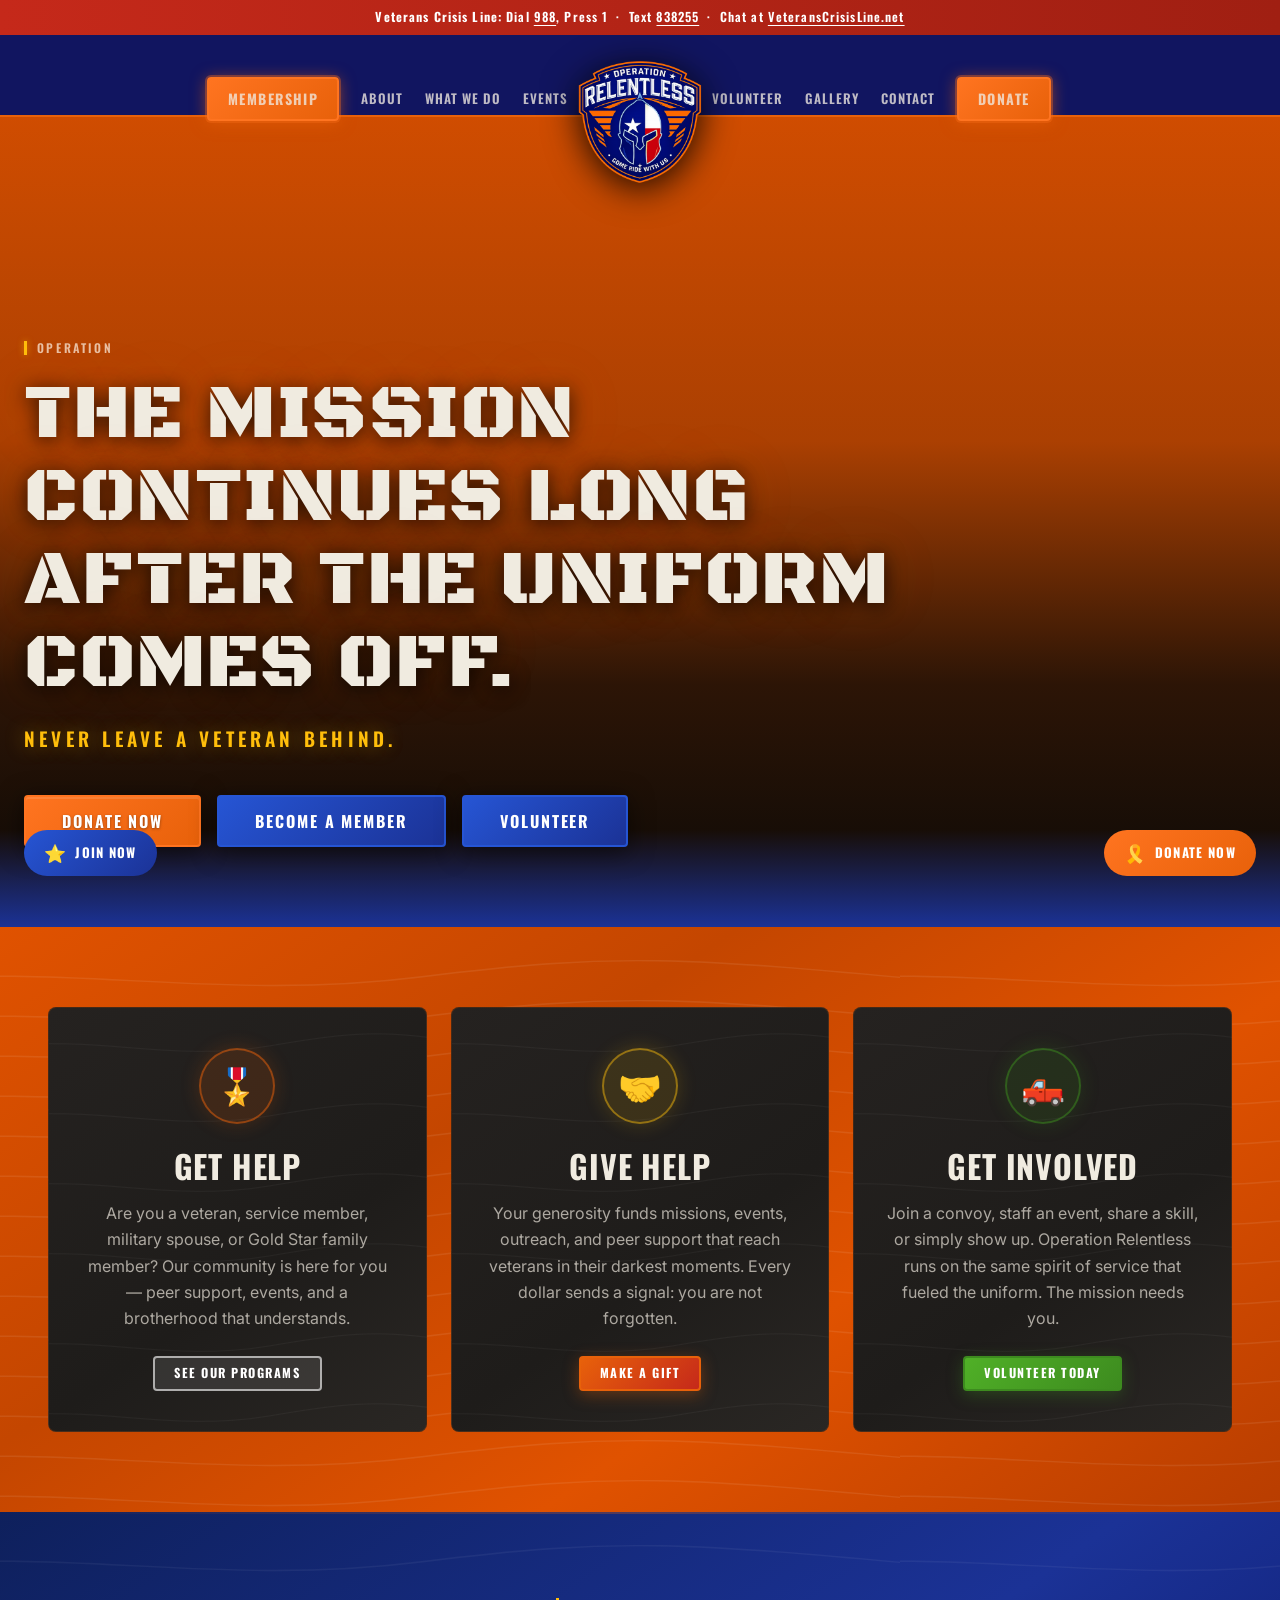
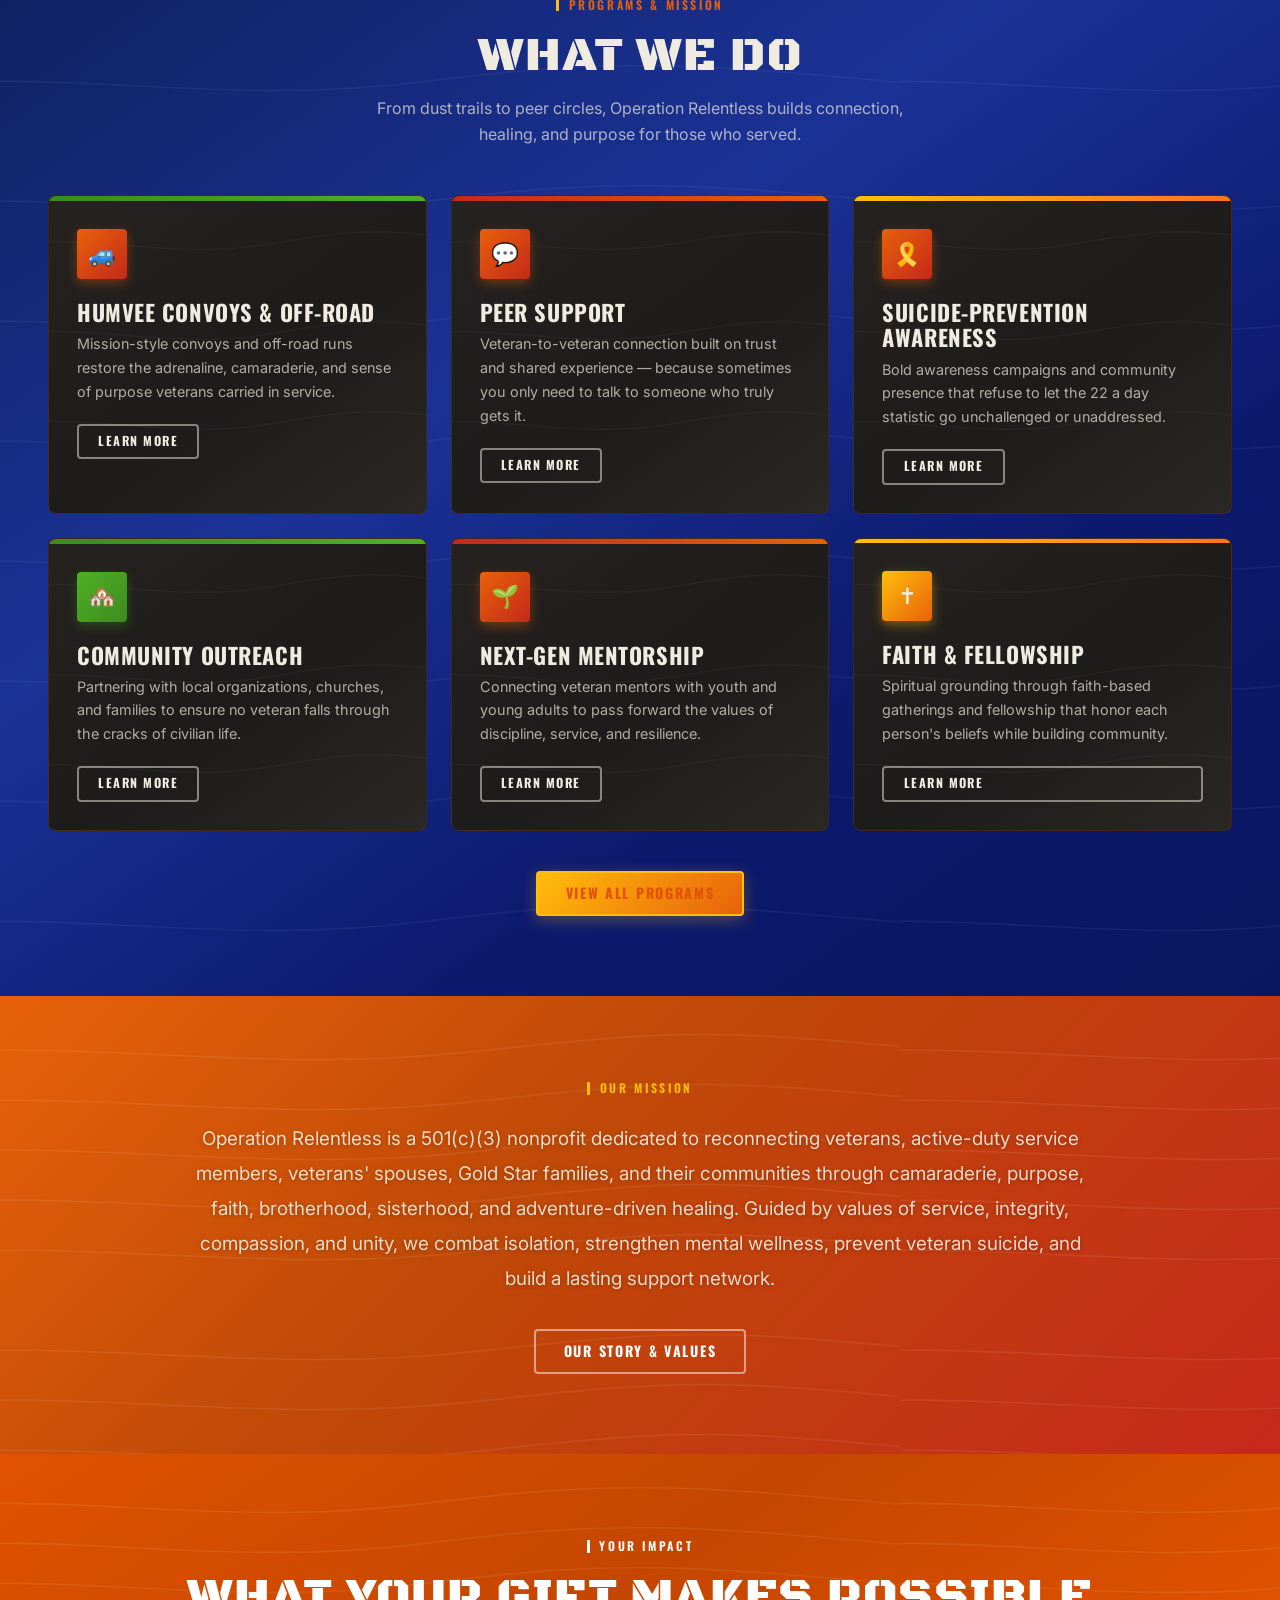
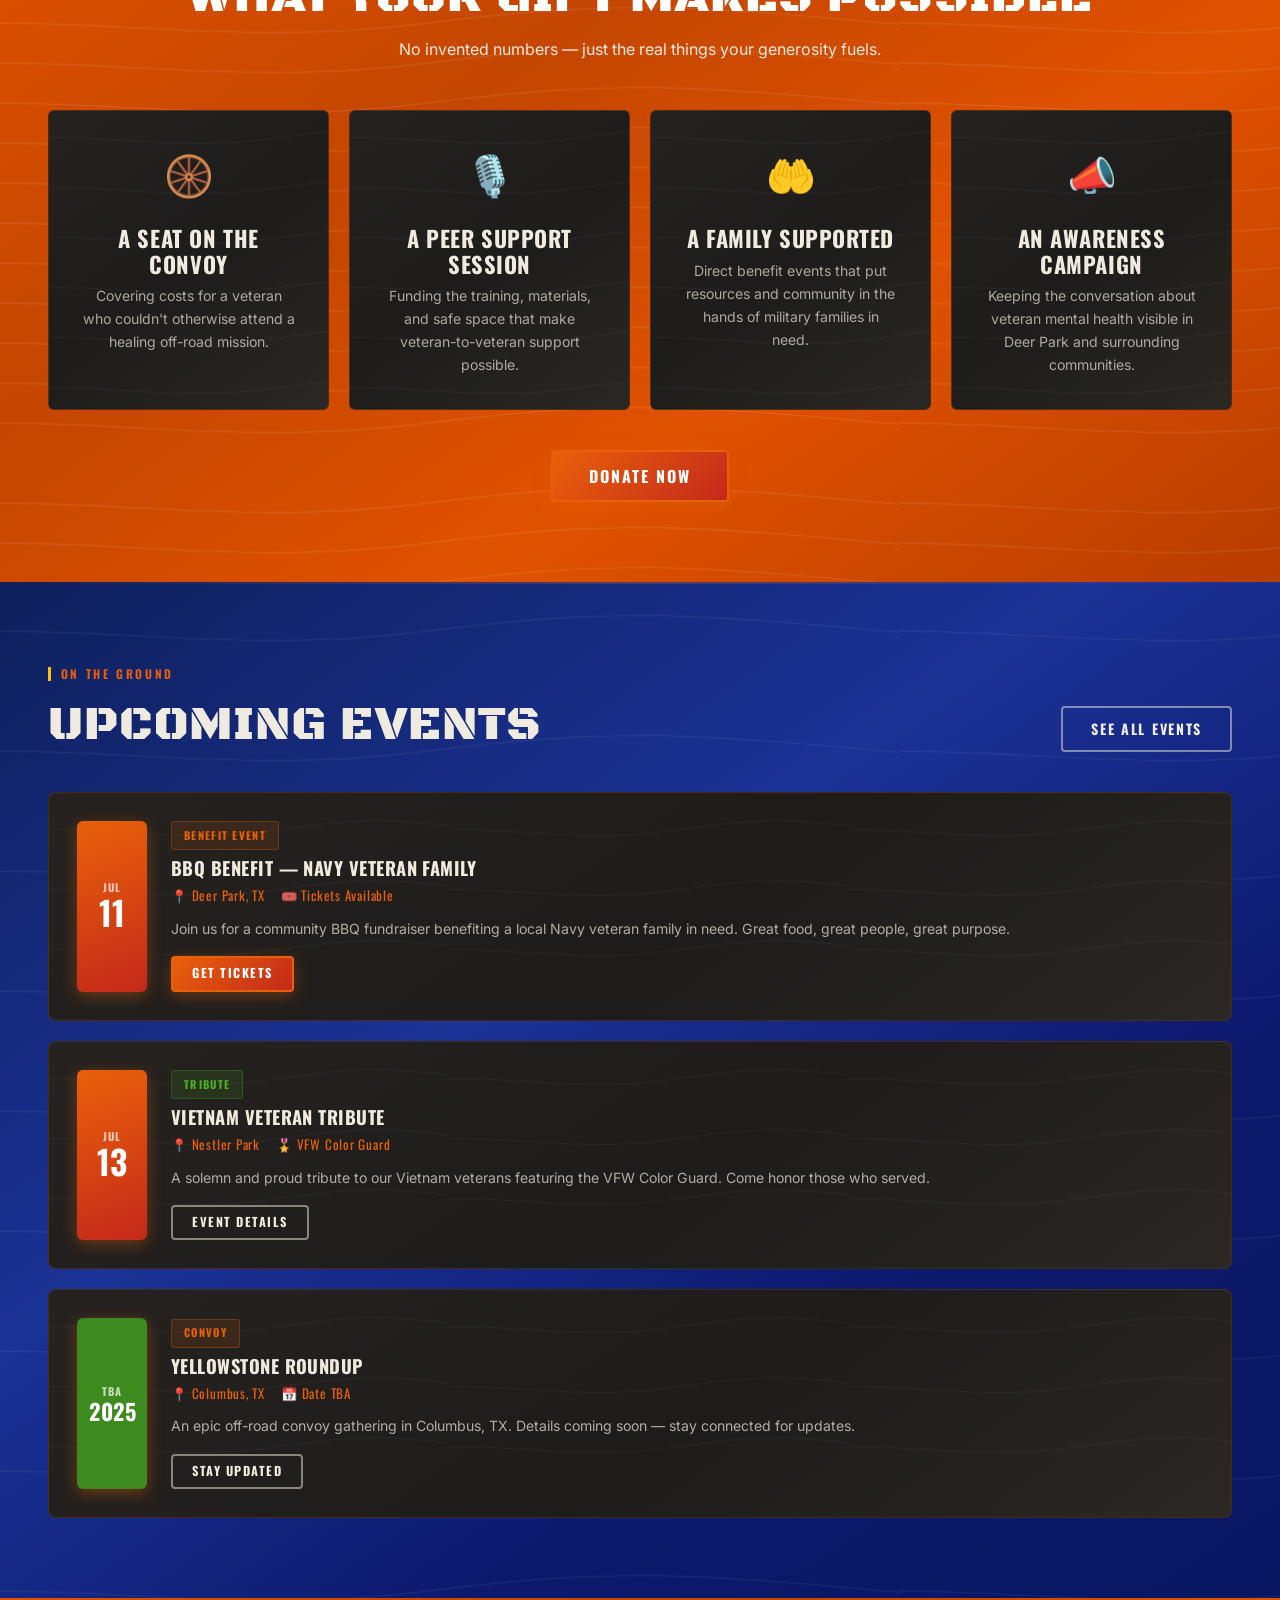
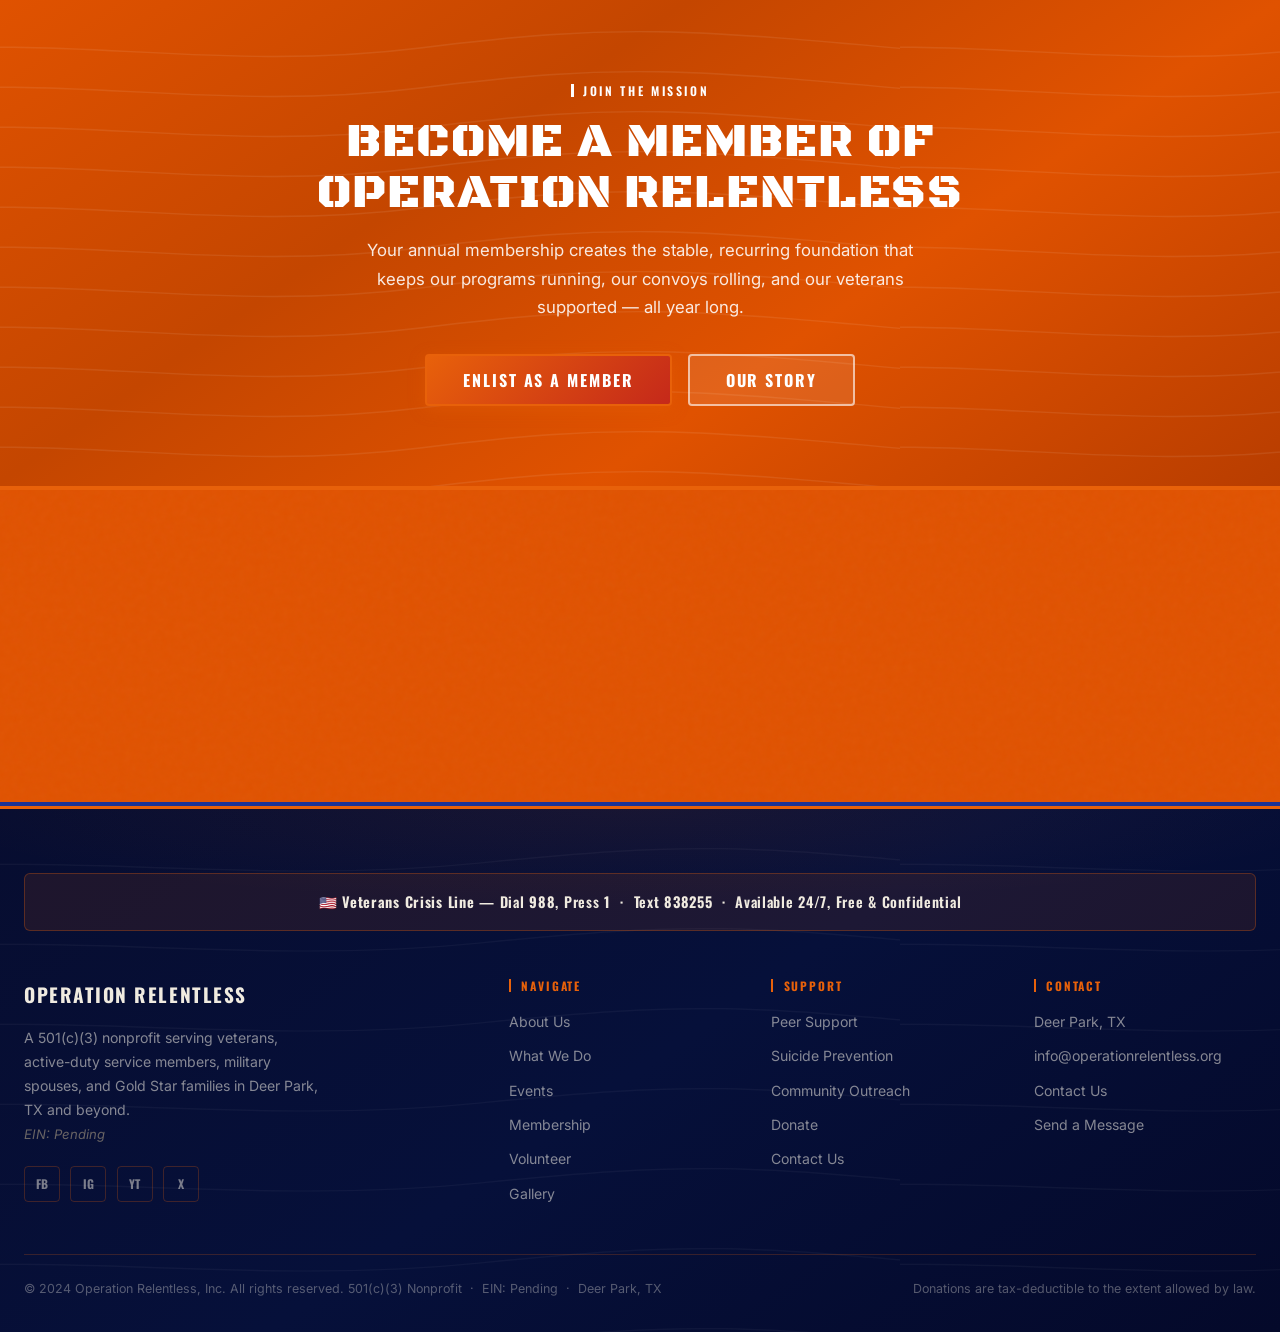
<file: index.html>
﻿<!DOCTYPE html>
<html lang="en">
<head>
  <meta charset="UTF-8" />
  <meta name="viewport" content="width=device-width, initial-scale=1.0" />
  <meta name="description" content="Operation Relentless is a 501(c)(3) nonprofit in Deer Park, TX dedicated to serving veterans, active-duty service members, military spouses, and Gold Star families through camaraderie, faith, and adventure-driven healing." />
  <title>Operation Relentless | Never Leave a Veteran Behind</title>
  <link rel="preconnect" href="https://fonts.googleapis.com" />
  <link rel="preconnect" href="https://fonts.gstatic.com" crossorigin />
  <link href="https://fonts.googleapis.com/css2?family=Black+Ops+One&family=Oswald:wght@400;500;600;700&family=Inter:wght@300;400;500;600;700&display=swap" rel="stylesheet" />
  <link rel="stylesheet" href="css/styles.css" />
</head>
<body>

  <!-- CRISIS BAR -->
  <div class="crisis-bar" role="banner" aria-label="Veterans Crisis Line">
    <strong>Veterans Crisis Line:</strong> Dial <a href="tel:988">988</a>, Press&nbsp;1 &nbsp;·&nbsp; Text <a href="sms:838255">838255</a> &nbsp;·&nbsp; Chat at <a href="https://www.veteranscrisisline.net" target="_blank" rel="noopener">VeteransCrisisLine.net</a>
  </div>

  <!-- SITE HEADER -->
  <header class="site-header" id="site-header">
    <div class="header-inner">
      <nav class="site-nav site-nav-left" aria-label="Primary navigation">
        <a href="membership.html" class="nav-link member-btn">Membership</a>
        <a href="about.html" class="nav-link">About</a>
        <a href="programs.html" class="nav-link">What We Do</a>
        <a href="events.html" class="nav-link">Events</a>
      </nav>
      <a href="index.html" class="site-logo" aria-label="Operation Relentless Home">
        <img src="images/relentheaderlogo.png" alt="Operation Relentless" class="logo-img">
      </a>
      <nav class="site-nav site-nav-right" aria-label="Secondary navigation">
        <a href="volunteer.html" class="nav-link">Volunteer</a>
        <a href="gallery.html" class="nav-link">Gallery</a>
        <a href="contact.html" class="nav-link">Contact</a>
        <a href="https://checkout.square.site/merchant/MLD4ET6TYYZG8/checkout/QXE2UXPCUWT5JK3DRUEL6EMS" class="nav-link donate-btn" target="_blank" rel="noopener">Donate</a>
      </nav>
      <button class="hamburger" aria-label="Toggle navigation menu" aria-expanded="false" aria-controls="mobile-nav">
        <span></span><span></span><span></span>
      </button>
    </div>
    <nav class="mobile-nav" id="mobile-nav" aria-label="Mobile navigation">
      <a href="about.html" class="nav-link">About</a>
      <a href="programs.html" class="nav-link">What We Do</a>
      <a href="events.html" class="nav-link">Events</a>
      <a href="volunteer.html" class="nav-link">Volunteer</a>
      <a href="gallery.html" class="nav-link">Gallery</a>
      <a href="contact.html" class="nav-link">Contact</a>
      <a href="membership.html" class="nav-link member-btn">Membership</a>
      <a href="https://checkout.square.site/merchant/MLD4ET6TYYZG8/checkout/QXE2UXPCUWT5JK3DRUEL6EMS" class="donate-btn" target="_blank" rel="noopener">Donate Now</a>
    </nav>
  </header>

  <main>

    <!-- ================================================
         HERO SECTION
         ================================================ -->
    <section class="hero" aria-label="Hero">
      <!-- Looping video background -->
      <video
        class="hero-img"
        src="images/relentlesshero.mp4"
        autoplay
        muted
        loop
        playsinline
        aria-hidden="true"
        preload="auto"
      ></video>
      <div class="hero-overlay" aria-hidden="true"></div>
      <div class="hero-content">
        <div class="section-label reveal">Operation</div>
        <h1 class="reveal reveal-delay-1">The mission continues long after the uniform comes off.</h1>
        <p class="hero-sub reveal reveal-delay-2">Never leave a veteran behind.</p>
        <div class="hero-btns reveal reveal-delay-3">
          <a href="https://checkout.square.site/merchant/MLD4ET6TYYZG8/checkout/QXE2UXPCUWT5JK3DRUEL6EMS" class="btn btn-red btn-lg" target="_blank" rel="noopener">Donate Now</a>
          <a href="membership.html" class="btn btn-outline btn-lg">Become a Member</a>
          <a href="volunteer.html" class="btn btn-outline btn-lg">Volunteer</a>
        </div>
      </div>
    </section>

    <!-- ================================================
         3 ACTION CARDS
         ================================================ -->
    <section class="section topo-bg" aria-label="How to get involved">
      <div class="container">
        <div class="grid-3" style="gap:1.5rem;">

          <div class="action-card reveal reveal-delay-1">
            <div class="action-card-icon red" aria-hidden="true">🎖️</div>
            <h3>Get Help</h3>
            <p style="color:rgba(240,235,224,0.72);text-align:center;">Are you a veteran, service member, military spouse, or Gold Star family member? Our community is here for you — peer support, events, and a brotherhood that understands.</p>
            <a href="programs.html" class="btn btn-outline btn-sm" style="margin-top:0.5rem;">See Our Programs</a>
          </div>

          <div class="action-card reveal reveal-delay-2">
            <div class="action-card-icon tan" aria-hidden="true">🤝</div>
            <h3>Give Help</h3>
            <p style="color:rgba(240,235,224,0.72);text-align:center;">Your generosity funds missions, events, outreach, and peer support that reach veterans in their darkest moments. Every dollar sends a signal: you are not forgotten.</p>
            <a href="https://checkout.square.site/merchant/MLD4ET6TYYZG8/checkout/QXE2UXPCUWT5JK3DRUEL6EMS" class="btn btn-red btn-sm" target="_blank" rel="noopener" style="margin-top:0.5rem;">Make a Gift</a>
          </div>

          <div class="action-card reveal reveal-delay-3">
            <div class="action-card-icon olive" aria-hidden="true">🛻</div>
            <h3>Get Involved</h3>
            <p style="color:rgba(240,235,224,0.72);text-align:center;">Join a convoy, staff an event, share a skill, or simply show up. Operation Relentless runs on the same spirit of service that fueled the uniform. The mission needs you.</p>
            <a href="volunteer.html" class="btn btn-olive btn-sm" style="margin-top:0.5rem;">Volunteer Today</a>
          </div>

        </div>
      </div>
    </section>

    <!-- ================================================
         WHAT WE DO — 5-TILE PREVIEW
         ================================================ -->
    <section class="section section-surface" aria-label="What we do preview">
      <div class="container">
        <div style="text-align:center;margin-bottom:3rem;">
          <div class="section-label reveal" style="justify-content:center;">Programs &amp; Mission</div>
          <h2 class="reveal reveal-delay-1">What We Do</h2>
          <p class="reveal reveal-delay-2" style="max-width:56ch;margin:0.75rem auto 0;color:rgba(240,235,224,0.65);">
            From dust trails to peer circles, Operation Relentless builds connection, healing, and purpose for those who served.
          </p>
        </div>

        <div class="grid-3" style="gap:1.5rem;">

          <div class="program-card reveal reveal-delay-1">
            <div class="program-card-bar"></div>
            <div class="program-card-body">
              <div class="card-icon" aria-hidden="true">🚙</div>
              <h4>Humvee Convoys &amp; Off-Road</h4>
              <p style="color:rgba(240,235,224,0.65);margin-top:0.5rem;font-size:0.9rem;">Mission-style convoys and off-road runs restore the adrenaline, camaraderie, and sense of purpose veterans carried in service.</p>
              <a href="programs.html#convoys" class="btn btn-outline btn-sm" style="margin-top:1.25rem;">Learn More</a>
            </div>
          </div>

          <div class="program-card red-bar reveal reveal-delay-2">
            <div class="program-card-bar"></div>
            <div class="program-card-body">
              <div class="card-icon" aria-hidden="true">💬</div>
              <h4>Peer Support</h4>
              <p style="color:rgba(240,235,224,0.65);margin-top:0.5rem;font-size:0.9rem;">Veteran-to-veteran connection built on trust and shared experience — because sometimes you only need to talk to someone who truly gets it.</p>
              <a href="programs.html#peer-support" class="btn btn-outline btn-sm" style="margin-top:1.25rem;">Learn More</a>
            </div>
          </div>

          <div class="program-card tan-bar reveal reveal-delay-3">
            <div class="program-card-bar"></div>
            <div class="program-card-body">
              <div class="card-icon" aria-hidden="true">🎗️</div>
              <h4>Suicide-Prevention Awareness</h4>
              <p style="color:rgba(240,235,224,0.65);margin-top:0.5rem;font-size:0.9rem;">Bold awareness campaigns and community presence that refuse to let the 22 a day statistic go unchallenged or unaddressed.</p>
              <a href="programs.html#prevention" class="btn btn-outline btn-sm" style="margin-top:1.25rem;">Learn More</a>
            </div>
          </div>

          <div class="program-card reveal reveal-delay-1">
            <div class="program-card-bar"></div>
            <div class="program-card-body">
              <div class="card-icon olive" aria-hidden="true">🏘️</div>
              <h4>Community Outreach</h4>
              <p style="color:rgba(240,235,224,0.65);margin-top:0.5rem;font-size:0.9rem;">Partnering with local organizations, churches, and families to ensure no veteran falls through the cracks of civilian life.</p>
              <a href="programs.html#outreach" class="btn btn-outline btn-sm" style="margin-top:1.25rem;">Learn More</a>
            </div>
          </div>

          <div class="program-card red-bar reveal reveal-delay-2">
            <div class="program-card-bar"></div>
            <div class="program-card-body">
              <div class="card-icon" aria-hidden="true">🌱</div>
              <h4>Next-Gen Mentorship</h4>
              <p style="color:rgba(240,235,224,0.65);margin-top:0.5rem;font-size:0.9rem;">Connecting veteran mentors with youth and young adults to pass forward the values of discipline, service, and resilience.</p>
              <a href="programs.html#mentorship" class="btn btn-outline btn-sm" style="margin-top:1.25rem;">Learn More</a>
            </div>
          </div>

          <div class="program-card tan-bar reveal reveal-delay-3" style="display:flex;flex-direction:column;justify-content:space-between;">
            <div class="program-card-bar"></div>
            <div class="program-card-body" style="display:flex;flex-direction:column;height:100%;">
              <div class="card-icon tan" aria-hidden="true">✝️</div>
              <h4>Faith &amp; Fellowship</h4>
              <p style="color:rgba(240,235,224,0.65);margin-top:0.5rem;font-size:0.9rem;flex:1;">Spiritual grounding through faith-based gatherings and fellowship that honor each person's beliefs while building community.</p>
              <a href="programs.html#faith" class="btn btn-outline btn-sm" style="margin-top:1.25rem;">Learn More</a>
            </div>
          </div>

        </div>
        <div style="text-align:center;margin-top:2.5rem;" class="reveal">
          <a href="programs.html" class="btn btn-tan">View All Programs</a>
        </div>
      </div>
    </section>

    <!-- ================================================
         MISSION BAND
         ================================================ -->
    <section class="mission-band" aria-label="Our mission">
      <div class="mission-band-inner">
        <div class="section-label reveal" style="justify-content:center;margin-bottom:1.5rem;color:rgba(255,255,255,0.95);">Our Mission</div>
        <p class="reveal reveal-delay-1">
          Operation Relentless is a 501(c)(3) nonprofit dedicated to reconnecting veterans, active-duty service members, veterans' spouses, Gold Star families, and their communities through camaraderie, purpose, faith, brotherhood, sisterhood, and adventure-driven healing. Guided by values of service, integrity, compassion, and unity, we combat isolation, strengthen mental wellness, prevent veteran suicide, and build a lasting support network.
        </p>
        <div style="margin-top:2rem;" class="reveal reveal-delay-2">
          <a href="about.html" class="btn btn-outline" style="border-color:rgba(255,255,255,0.5);color:#fff;">Our Story &amp; Values</a>
        </div>
      </div>
    </section>

    <!-- ================================================
         WHAT YOUR GIFT MAKES POSSIBLE
         ================================================ -->
    <section class="section topo-bg" aria-label="Impact of giving">
      <div class="container">
        <div style="text-align:center;margin-bottom:3rem;">
          <div class="section-label reveal" style="justify-content:center;">Your Impact</div>
          <h2 class="reveal reveal-delay-1">What Your Gift Makes Possible</h2>
          <p class="reveal reveal-delay-2" style="max-width:52ch;margin:0.75rem auto 0;color:rgba(239,235,225,0.65);">
            No invented numbers — just the real things your generosity fuels.
          </p>
        </div>
        <div class="grid-4" style="gap:1.25rem;">

          <div class="card reveal reveal-delay-1" style="text-align:center;">
            <div style="font-size:2.5rem;margin-bottom:1rem;" aria-hidden="true">🛞</div>
            <h4>A Seat on the Convoy</h4>
            <p style="font-size:0.88rem;color:rgba(240,235,224,0.6);margin-top:0.5rem;">Covering costs for a veteran who couldn't otherwise attend a healing off-road mission.</p>
          </div>

          <div class="card reveal reveal-delay-2" style="text-align:center;">
            <div style="font-size:2.5rem;margin-bottom:1rem;" aria-hidden="true">🎙️</div>
            <h4>A Peer Support Session</h4>
            <p style="font-size:0.88rem;color:rgba(240,235,224,0.6);margin-top:0.5rem;">Funding the training, materials, and safe space that make veteran-to-veteran support possible.</p>
          </div>

          <div class="card reveal reveal-delay-3" style="text-align:center;">
            <div style="font-size:2.5rem;margin-bottom:1rem;" aria-hidden="true">🤲</div>
            <h4>A Family Supported</h4>
            <p style="font-size:0.88rem;color:rgba(240,235,224,0.6);margin-top:0.5rem;">Direct benefit events that put resources and community in the hands of military families in need.</p>
          </div>

          <div class="card reveal reveal-delay-4" style="text-align:center;">
            <div style="font-size:2.5rem;margin-bottom:1rem;" aria-hidden="true">📣</div>
            <h4>An Awareness Campaign</h4>
            <p style="font-size:0.88rem;color:rgba(240,235,224,0.6);margin-top:0.5rem;">Keeping the conversation about veteran mental health visible in Deer Park and surrounding communities.</p>
          </div>

        </div>
        <div style="text-align:center;margin-top:2.5rem;" class="reveal">
          <a href="https://checkout.square.site/merchant/MLD4ET6TYYZG8/checkout/QXE2UXPCUWT5JK3DRUEL6EMS" class="btn btn-red btn-lg" target="_blank" rel="noopener">Donate Now</a>
        </div>
      </div>
    </section>

    <!-- ================================================
         UPCOMING EVENTS PREVIEW
         ================================================ -->
    <section class="section section-surface" aria-label="Upcoming events">
      <div class="container">
        <div style="display:flex;align-items:flex-end;justify-content:space-between;flex-wrap:wrap;gap:1rem;margin-bottom:2.5rem;">
          <div>
            <div class="section-label reveal">On the Ground</div>
            <h2 class="reveal reveal-delay-1">Upcoming Events</h2>
          </div>
          <a href="events.html" class="btn btn-outline reveal">See All Events</a>
        </div>

        <div style="display:flex;flex-direction:column;gap:1.25rem;">

          <div class="event-card reveal reveal-delay-1">
            <div class="event-date">
              <span class="month">Jul</span>
              <span class="day">11</span>
            </div>
            <div class="event-info">
              <div class="tag" style="margin-bottom:0.5rem;">Benefit Event</div>
              <h3>BBQ Benefit — Navy Veteran Family</h3>
              <div class="event-meta">
                <span>📍 Deer Park, TX</span>
                <span>🎟️ Tickets Available</span>
              </div>
              <p style="font-size:0.88rem;color:rgba(239,235,225,0.65);">Join us for a community BBQ fundraiser benefiting a local Navy veteran family in need. Great food, great people, great purpose.</p>
              <a href="events.html#bbq-benefit" class="btn btn-red btn-sm" style="margin-top:1rem;">Get Tickets </a>
            </div>
          </div>

          <div class="event-card reveal reveal-delay-2">
            <div class="event-date">
              <span class="month">Jul</span>
              <span class="day">13</span>
            </div>
            <div class="event-info">
              <div class="tag olive" style="margin-bottom:0.5rem;">Tribute</div>
              <h3>Vietnam Veteran Tribute</h3>
              <div class="event-meta">
                <span>📍 Nestler Park</span>
                <span>🎖️ VFW Color Guard</span>
              </div>
              <p style="font-size:0.88rem;color:rgba(239,235,225,0.65);">A solemn and proud tribute to our Vietnam veterans featuring the VFW Color Guard. Come honor those who served.</p>
              <a href="events.html#vietnam-tribute" class="btn btn-outline btn-sm" style="margin-top:1rem;">Event Details</a>
            </div>
          </div>

          <div class="event-card reveal reveal-delay-3">
            <div class="event-date" style="background:var(--olive);">
              <span class="month">TBA</span>
              <span class="day" style="font-size:1.4rem;">2025</span>
            </div>
            <div class="event-info">
              <div class="tag" style="margin-bottom:0.5rem;">Convoy</div>
              <h3>Yellowstone Roundup</h3>
              <div class="event-meta">
                <span>📍 Columbus, TX</span>
                <span>📅 Date TBA</span>
              </div>
              <p style="font-size:0.88rem;color:rgba(239,235,225,0.65);">An epic off-road convoy gathering in Columbus, TX. Details coming soon — stay connected for updates.</p>
              <a href="events.html#yellowstone" class="btn btn-outline btn-sm" style="margin-top:1rem;">Stay Updated</a>
            </div>
          </div>

        </div>
      </div>
    </section>

    <!-- ================================================
         MEMBERSHIP CTA BAND
         ================================================ -->
    <section class="section topo-bg" aria-label="Membership call to action">
      <div class="container-sm" style="text-align:center;">
        <div class="section-label reveal" style="justify-content:center;">Join the Mission</div>
        <h2 class="reveal reveal-delay-1" style="color:var(--cream);margin-bottom:1rem;">Become a Member of Operation Relentless</h2>
        <p class="reveal reveal-delay-2" style="color:rgba(240,235,224,0.72);max-width:54ch;margin:0.75rem auto 2rem;font-size:1.05rem;line-height:1.7;">
          Your annual membership creates the stable, recurring foundation that keeps our programs running, our convoys rolling, and our veterans supported — all year long.
        </p>
        <div class="reveal reveal-delay-3" style="display:flex;gap:1rem;justify-content:center;flex-wrap:wrap;">
          <a href="membership.html" class="btn btn-red btn-lg">Enlist as a Member</a>
          <a href="about.html" class="btn btn-outline btn-lg">Our Story</a>
        </div>
      </div>
    </section>

  </main>

  <!-- MAP -->
  <section class="site-map-section" aria-label="Our location in Deer Park, TX">
    <iframe
      src="https://www.openstreetmap.org/export/embed.html?bbox=-95.30%2C29.62%2C-94.95%2C29.80&layer=mapnik&marker=29.7058%2C-95.1235"
      width="100%" height="320" style="border:0;" allowfullscreen=""
      loading="lazy" referrerpolicy="no-referrer-when-downgrade"
      title="Operation Relentless location — Deer Park, TX">
    </iframe>
  </section>

  <!-- ================================================
       SITE FOOTER
       ================================================ -->
  <footer class="site-footer" role="contentinfo">
    <div class="footer-inner">

      <div class="footer-crisis" aria-label="Veterans Crisis Line">
        🇺🇸 <strong>Veterans Crisis Line</strong> — Dial <strong>988</strong>, Press <strong>1</strong> &nbsp;·&nbsp; Text <strong>838255</strong> &nbsp;·&nbsp; Available 24/7, Free &amp; Confidential
      </div>

      <div class="footer-grid">
        <div class="footer-brand">
          <div style="font-family:var(--font-display);font-size:1.2rem;font-weight:700;color:var(--cream);letter-spacing:0.08em;text-transform:uppercase;">Operation Relentless</div>
          <p>A 501(c)(3) nonprofit serving veterans, active-duty service members, military spouses, and Gold Star families in Deer Park, TX and beyond.<br><em style="color:rgba(203,185,148,0.5);font-size:0.82rem;">EIN: Pending</em></p>
          <div class="social-links">
            <a href="#" class="social-link" aria-label="Facebook">FB</a>
            <a href="#" class="social-link" aria-label="Instagram">IG</a>
            <a href="#" class="social-link" aria-label="YouTube">YT</a>
            <a href="#" class="social-link" aria-label="Twitter/X">X</a>
          </div>
        </div>
        <div class="footer-col">
          <h4>Navigate</h4>
          <ul>
            <li><a href="about.html">About Us</a></li>
            <li><a href="programs.html">What We Do</a></li>
            <li><a href="events.html">Events</a></li>
            <li><a href="membership.html">Membership</a></li>
            <li><a href="volunteer.html">Volunteer</a></li>
            <li><a href="gallery.html">Gallery</a></li>
          </ul>
        </div>
        <div class="footer-col">
          <h4>Support</h4>
          <ul>
            <li><a href="programs.html">Peer Support</a></li>
            <li><a href="programs.html#prevention">Suicide Prevention</a></li>
            <li><a href="programs.html#outreach">Community Outreach</a></li>
            <li><a href="https://checkout.square.site/merchant/MLD4ET6TYYZG8/checkout/QXE2UXPCUWT5JK3DRUEL6EMS" target="_blank" rel="noopener">Donate</a></li>
            <li><a href="contact.html">Contact Us</a></li>
          </ul>
        </div>
        <div class="footer-col">
          <h4>Contact</h4>
          <ul>
            <li><a href="#">Deer Park, TX</a></li>
            <li><a href="mailto:info@operationrelentless.org">info@operationrelentless.org</a></li>
            <li><a href="contact.html">Contact Us</a></li>
            <li><a href="contact.html">Send a Message</a></li>
          </ul>
        </div>
      </div>

      <div class="footer-bottom">
        <p>© 2024 Operation Relentless, Inc. All rights reserved. 501(c)(3) Nonprofit &nbsp;·&nbsp; EIN: Pending &nbsp;·&nbsp; Deer Park, TX</p>
        <p>Donations are tax-deductible to the extent allowed by law.</p>
      </div>

    </div>
  </footer>

  <!-- Sticky CTAs -->
  <a href="https://checkout.square.site/merchant/MLD4ET6TYYZG8/checkout/QXE2UXPCUWT5JK3DRUEL6EMS" class="sticky-cta sticky-cta-donate" target="_blank" rel="noopener" aria-label="Donate now">
    <span class="sticky-icon">🎗️</span> Donate Now
  </a>
  <a href="membership.html" class="sticky-cta sticky-cta-member" aria-label="Become a member">
    <span class="sticky-icon">⭐</span> Join Now
  </a>

  <script src="js/main.js"></script>
</body>
</html>
</file>
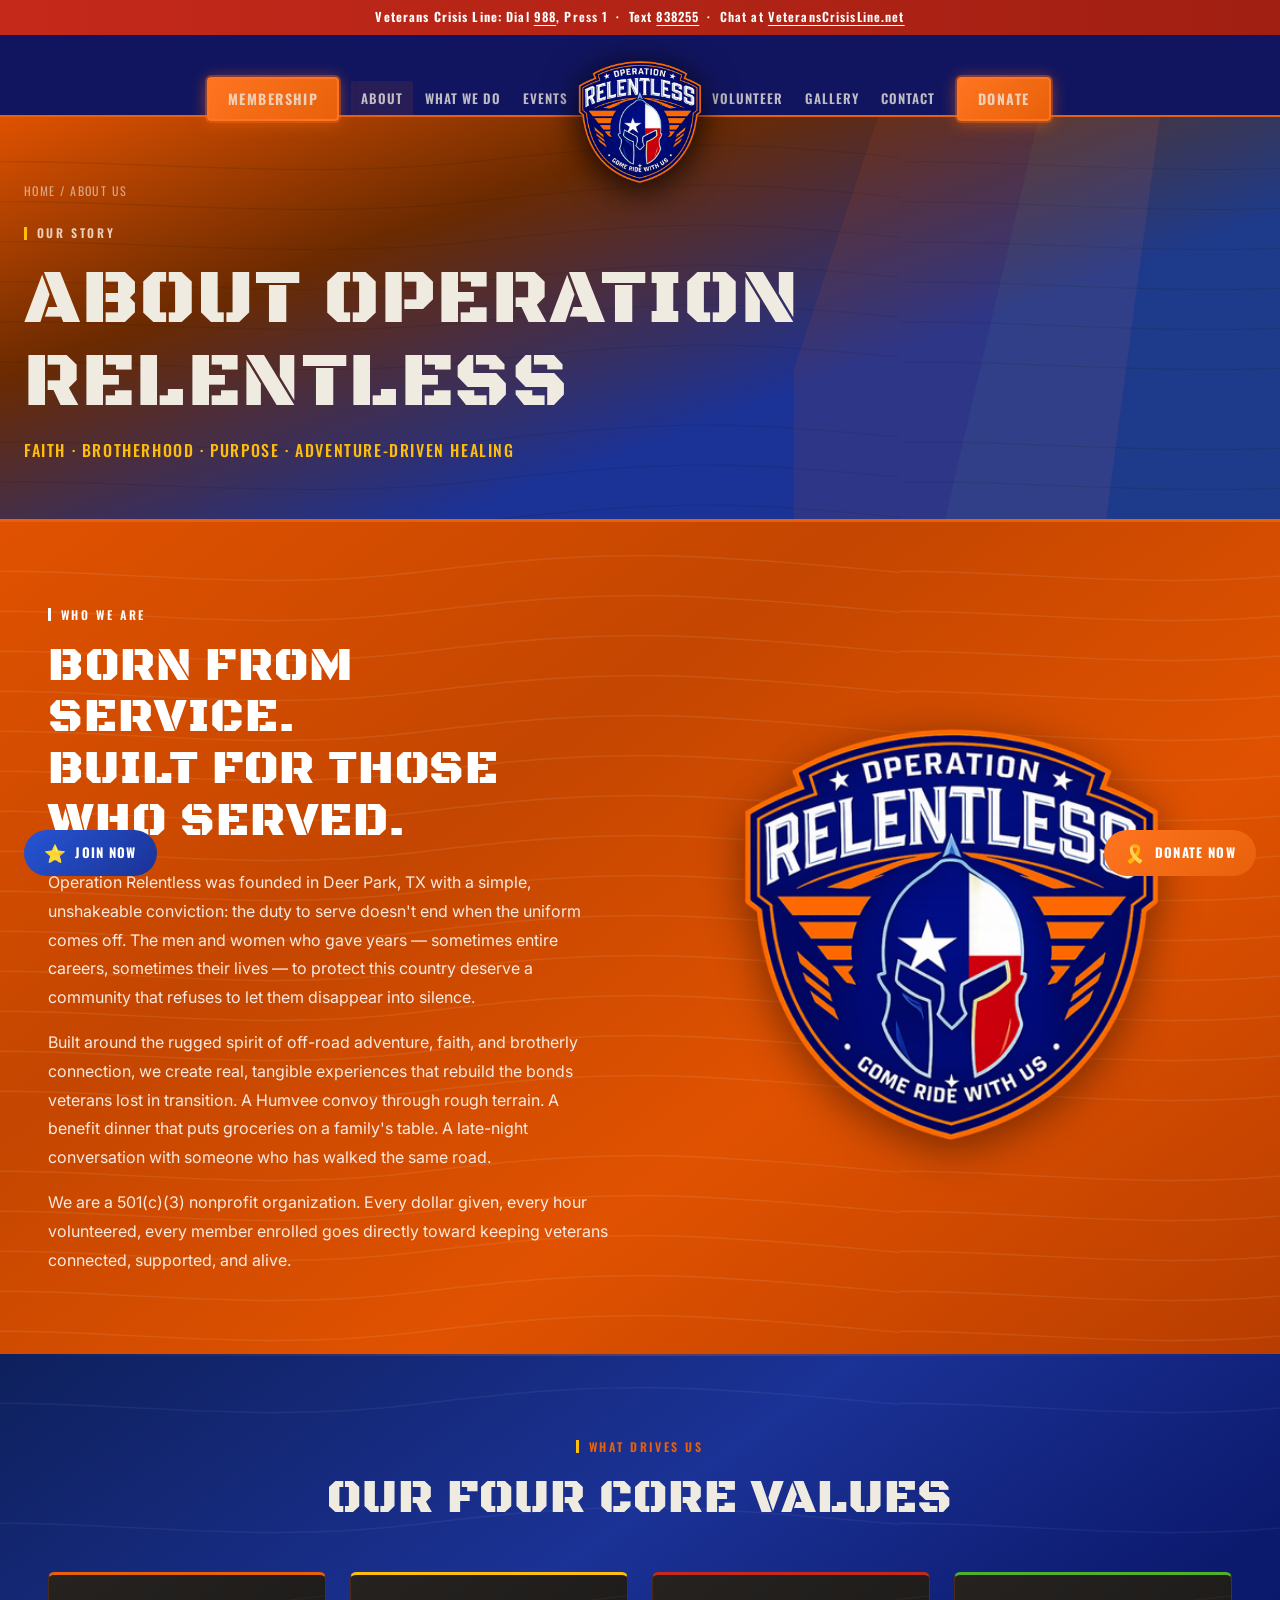
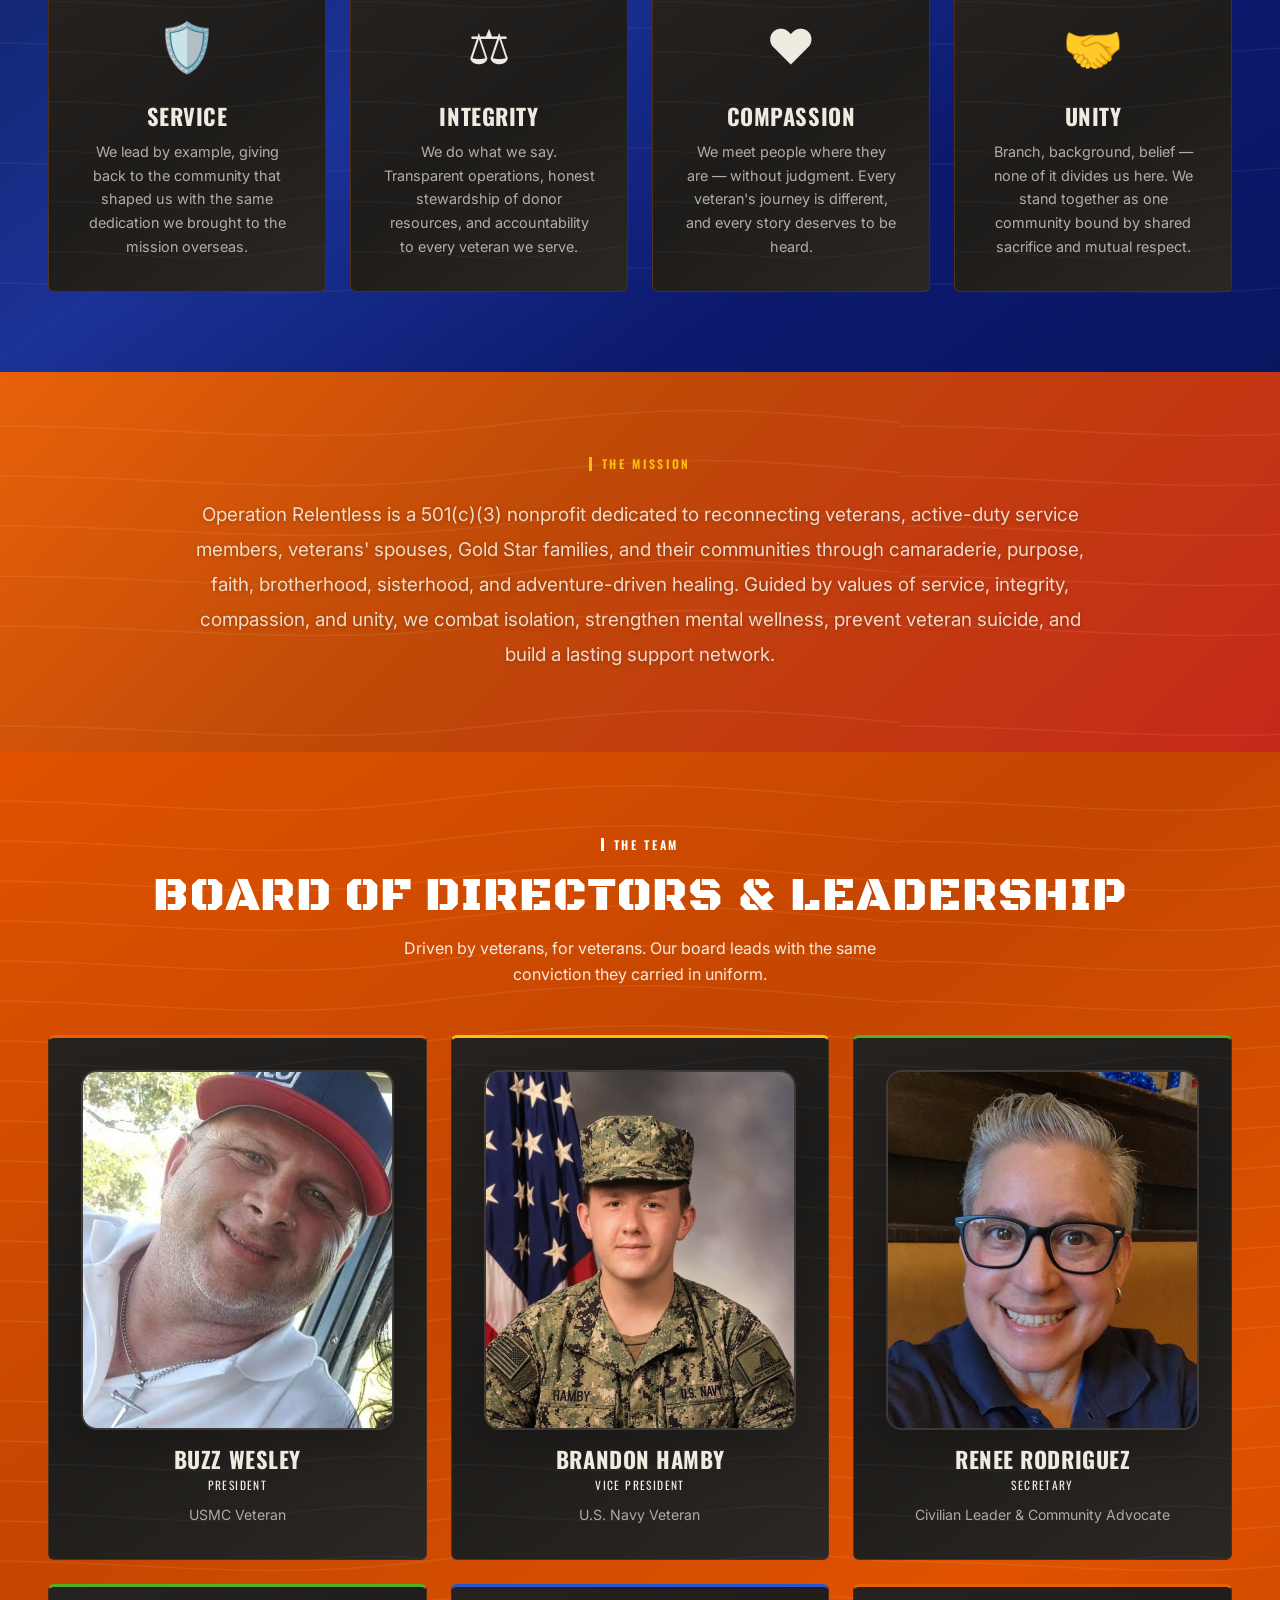
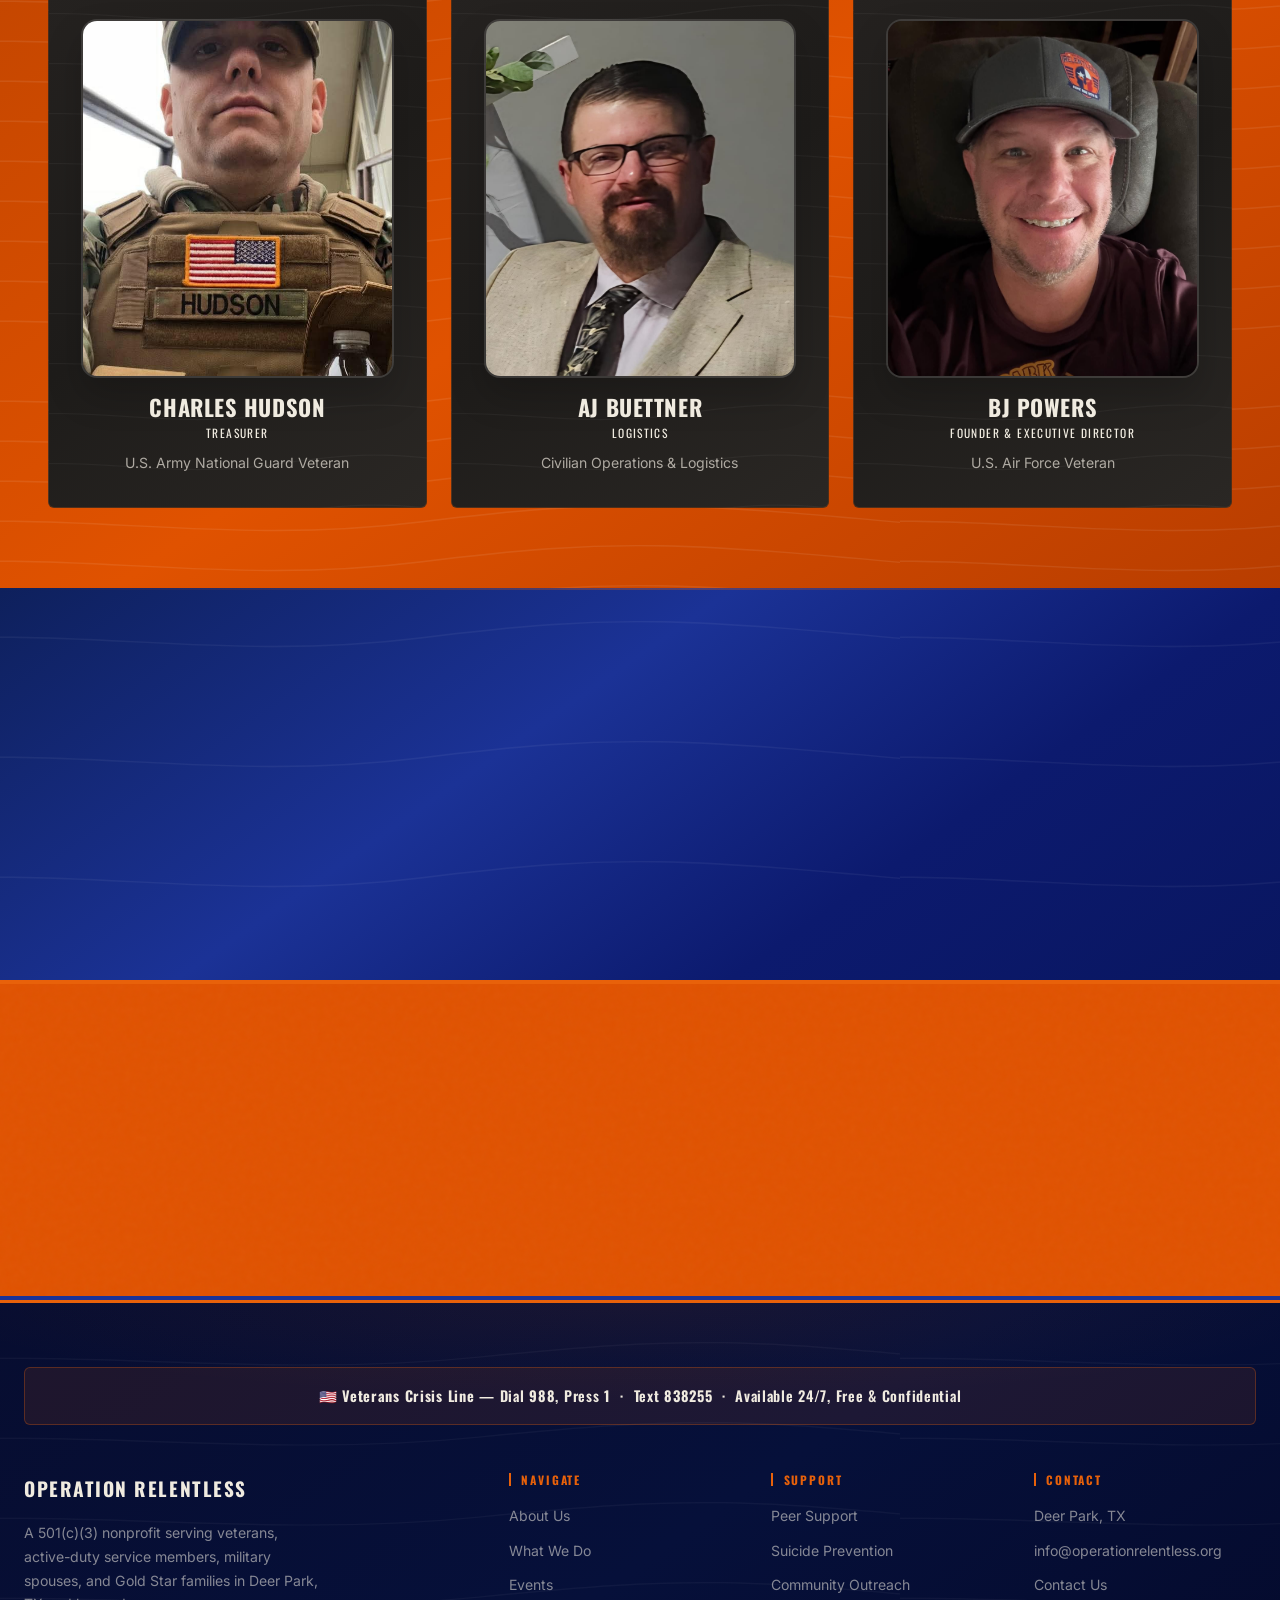
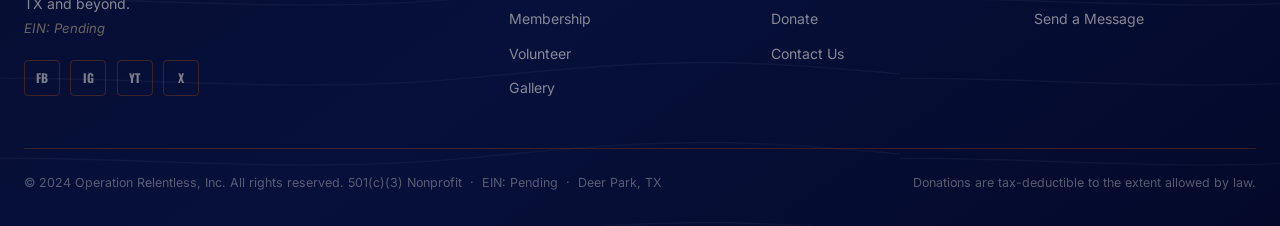
<file: about.html>
<!DOCTYPE html>
<html lang="en">
<head>
  <meta charset="UTF-8" />
  <meta name="viewport" content="width=device-width, initial-scale=1.0" />
  <meta name="description" content="Learn the story behind Operation Relentless, our four core values, and the team leading the mission for veterans and military families in Deer Park, TX." />
  <title>About Us | Operation Relentless</title>
  <link rel="preconnect" href="https://fonts.googleapis.com" />
  <link rel="preconnect" href="https://fonts.gstatic.com" crossorigin />
  <link href="https://fonts.googleapis.com/css2?family=Black+Ops+One&family=Oswald:wght@400;500;600;700&family=Inter:wght@300;400;500;600;700&display=swap" rel="stylesheet" />
  <link rel="stylesheet" href="css/styles.css" />
</head>
<body>

  <!-- CRISIS BAR -->
  <div class="crisis-bar" role="banner" aria-label="Veterans Crisis Line">
    <strong>Veterans Crisis Line:</strong> Dial <a href="tel:988">988</a>, Press&nbsp;1 &nbsp;·&nbsp; Text <a href="sms:838255">838255</a> &nbsp;·&nbsp; Chat at <a href="https://www.veteranscrisisline.net" target="_blank" rel="noopener">VeteransCrisisLine.net</a>
  </div>

  <!-- SITE HEADER -->
  <header class="site-header" id="site-header">
    <div class="header-inner">
      <nav class="site-nav site-nav-left" aria-label="Primary navigation">
        <a href="membership.html" class="nav-link member-btn">Membership</a>
        <a href="about.html" class="nav-link active">About</a>
        <a href="programs.html" class="nav-link">What We Do</a>
        <a href="events.html" class="nav-link">Events</a>
      </nav>
      <a href="index.html" class="site-logo" aria-label="Operation Relentless Home">
        <img src="images/relentheaderlogo.png" alt="Operation Relentless" class="logo-img">
      </a>
      <nav class="site-nav site-nav-right" aria-label="Secondary navigation">
        <a href="volunteer.html" class="nav-link">Volunteer</a>
        <a href="gallery.html" class="nav-link">Gallery</a>
        <a href="contact.html" class="nav-link">Contact</a>
        <a href="https://checkout.square.site/merchant/MLD4ET6TYYZG8/checkout/QXE2UXPCUWT5JK3DRUEL6EMS" class="nav-link donate-btn" target="_blank" rel="noopener">Donate</a>
      </nav>
      <button class="hamburger" aria-label="Toggle navigation menu" aria-expanded="false" aria-controls="mobile-nav">
        <span></span><span></span><span></span>
      </button>
    </div>
    <nav class="mobile-nav" id="mobile-nav" aria-label="Mobile navigation">
      <a href="about.html" class="nav-link">About</a>
      <a href="programs.html" class="nav-link">What We Do</a>
      <a href="events.html" class="nav-link">Events</a>
      <a href="volunteer.html" class="nav-link">Volunteer</a>
      <a href="gallery.html" class="nav-link">Gallery</a>
      <a href="contact.html" class="nav-link">Contact</a>
      <a href="membership.html" class="nav-link member-btn">Membership</a>
      <a href="https://checkout.square.site/merchant/MLD4ET6TYYZG8/checkout/QXE2UXPCUWT5JK3DRUEL6EMS" class="donate-btn" target="_blank" rel="noopener">Donate Now</a>
    </nav>
  </header>

  <main>

    <!-- PAGE HERO -->
    <section class="page-hero">
      <div class="page-hero-inner">
        <nav class="breadcrumb" aria-label="Breadcrumb"><a href="index.html">Home</a> / About Us</nav>
        <div class="section-label">Our Story</div>
        <h1>About Operation Relentless</h1>
        <p class="hero-sub">Faith · Brotherhood · Purpose · Adventure-Driven Healing</p>
      </div>
      <!-- Diagonal color accent strips -->
      <svg style="position:absolute;right:0;bottom:0;top:0;width:38%;height:100%;opacity:0.09;pointer-events:none;z-index:0;z-index:0;" viewBox="0 0 500 300" preserveAspectRatio="xMaxYMid slice" xmlns="http://www.w3.org/2000/svg">
        <polygon points="500,0 500,300 100,300 200,0" fill="#E8610A"/>
        <polygon points="500,0 500,300 250,300 320,0" fill="#FFBE0B"/>
        <polygon points="500,0 500,300 370,300 410,0" fill="#3D8B1F"/>
      </svg>
    </section>

    <!-- ================================================
         OUR STORY
         ================================================ -->
    <section class="section topo-bg" aria-label="Organization story">
      <div class="container">
        <div style="display:grid;grid-template-columns:1fr 1fr;gap:4rem;align-items:center;">

          <div class="reveal-left">
            <div class="section-label">Who We Are</div>
            <h2 style="margin-bottom:1.25rem;">Born from Service.<br>Built for Those Who Served.</h2>
            <p style="color:rgba(239,235,225,0.75);line-height:1.8;margin-bottom:1rem;">
              Operation Relentless was founded in Deer Park, TX with a simple, unshakeable conviction: the duty to serve doesn't end when the uniform comes off. The men and women who gave years — sometimes entire careers, sometimes their lives — to protect this country deserve a community that refuses to let them disappear into silence.
            </p>
            <p style="color:rgba(239,235,225,0.75);line-height:1.8;margin-bottom:1rem;">
              Built around the rugged spirit of off-road adventure, faith, and brotherly connection, we create real, tangible experiences that rebuild the bonds veterans lost in transition. A Humvee convoy through rough terrain. A benefit dinner that puts groceries on a family's table. A late-night conversation with someone who has walked the same road.
            </p>
            <p style="color:rgba(239,235,225,0.75);line-height:1.8;">
              We are a 501(c)(3) nonprofit organization. Every dollar given, every hour volunteered, every member enrolled goes directly toward keeping veterans connected, supported, and alive.
            </p>
          </div>

          <div class="reveal-right" style="display:flex;justify-content:center;align-items:center;min-height:420px;">
            <img
              src="images/relentheaderlogo.png"
              alt="Operation Relentless logo"
              class="about-hero-badge"
            />
          </div>

        </div>
      </div>
    </section>

    <!-- ================================================
         CORE VALUES
         ================================================ -->
    <section class="section section-surface" aria-label="Core values">
      <div class="container">
        <div style="text-align:center;margin-bottom:3rem;">
          <div class="section-label reveal" style="justify-content:center;">What Drives Us</div>
          <h2 class="reveal reveal-delay-1">Our Four Core Values</h2>
        </div>
        <div class="grid-4" style="gap:1.5rem;">

          <div class="card reveal reveal-delay-1" style="text-align:center;border-top:3px solid var(--orange);">
            <div style="font-size:3rem;margin-bottom:1rem;" aria-hidden="true">🛡️</div>
            <h3 style="font-size:1.4rem;color:var(--orange);">Service</h3>
            <p style="font-size:0.9rem;color:rgba(239,235,225,0.7);margin-top:0.75rem;">
              We lead by example, giving back to the community that shaped us with the same dedication we brought to the mission overseas.
            </p>
          </div>

          <div class="card reveal reveal-delay-2" style="text-align:center;border-top:3px solid var(--yellow);">
            <div style="font-size:3rem;margin-bottom:1rem;" aria-hidden="true">⚖️</div>
            <h3 style="font-size:1.4rem;color:var(--yellow);">Integrity</h3>
            <p style="font-size:0.9rem;color:rgba(239,235,225,0.7);margin-top:0.75rem;">
              We do what we say. Transparent operations, honest stewardship of donor resources, and accountability to every veteran we serve.
            </p>
          </div>

          <div class="card reveal reveal-delay-3" style="text-align:center;border-top:3px solid var(--red);">
            <div style="font-size:3rem;margin-bottom:1rem;" aria-hidden="true">❤️</div>
            <h3 style="font-size:1.4rem;color:#FF6B5E;">Compassion</h3>
            <p style="font-size:0.9rem;color:rgba(239,235,225,0.7);margin-top:0.75rem;">
              We meet people where they are — without judgment. Every veteran's journey is different, and every story deserves to be heard.
            </p>
          </div>

          <div class="card reveal reveal-delay-4" style="text-align:center;border-top:3px solid var(--green-hot);">
            <div style="font-size:3rem;margin-bottom:1rem;" aria-hidden="true">🤝</div>
            <h3 style="font-size:1.4rem;color:var(--green-hot);">Unity</h3>
            <p style="font-size:0.9rem;color:rgba(239,235,225,0.7);margin-top:0.75rem;">
              Branch, background, belief — none of it divides us here. We stand together as one community bound by shared sacrifice and mutual respect.
            </p>
          </div>

        </div>
      </div>
    </section>

    <!-- ================================================
         MISSION BAND
         ================================================ -->
    <section class="mission-band" aria-label="Mission statement">
      <div class="mission-band-inner">
        <div class="section-label reveal" style="justify-content:center;margin-bottom:1.5rem;color:rgba(255,255,255,0.8);">The Mission</div>
        <p class="reveal reveal-delay-1">
          Operation Relentless is a 501(c)(3) nonprofit dedicated to reconnecting veterans, active-duty service members, veterans' spouses, Gold Star families, and their communities through camaraderie, purpose, faith, brotherhood, sisterhood, and adventure-driven healing. Guided by values of service, integrity, compassion, and unity, we combat isolation, strengthen mental wellness, prevent veteran suicide, and build a lasting support network.
        </p>
      </div>
    </section>

    <!-- ================================================
         LEADERSHIP GRID
         ================================================ -->
    <section class="section topo-bg" aria-label="Leadership team">
      <div class="container">
        <div style="text-align:center;margin-bottom:3rem;">
          <div class="section-label reveal" style="justify-content:center;">The Team</div>
          <h2 class="reveal reveal-delay-1">Board of Directors &amp; Leadership</h2>
          <p class="reveal reveal-delay-2" style="max-width:52ch;margin:0.75rem auto 0;color:rgba(239,235,225,0.65);">
            Driven by veterans, for veterans. Our board leads with the same conviction they carried in uniform.
          </p>
        </div>

        <div class="grid-3" style="gap:1.5rem;">

          <div class="card reveal reveal-delay-1" style="text-align:center;border-top:3px solid var(--orange);">
            <img src="images/buzz wesley.jpg" alt="Buzz Wesley" class="team-photo" />
            <h4 style="margin-bottom:0.25rem;">Buzz Wesley</h4>
            <div class="team-role">President</div>
            <p class="team-background">USMC Veteran</p>
          </div>

          <div class="card reveal reveal-delay-2" style="text-align:center;border-top:3px solid var(--yellow);">
            <img src="images/brandon hamby us navy veteran vice president.png" alt="Brandon Hamby" class="team-photo" />
            <h4 style="margin-bottom:0.25rem;">Brandon Hamby</h4>
            <div class="team-role">Vice President</div>
            <p class="team-background">U.S. Navy Veteran</p>
          </div>

          <div class="card reveal reveal-delay-3" style="text-align:center;border-top:3px solid var(--green-hot);">
            <img src="images/renee rodriguez new.jpg" alt="Renee Rodriguez" class="team-photo" />
            <h4 style="margin-bottom:0.25rem;">Renee Rodriguez</h4>
            <div class="team-role">Secretary</div>
            <p class="team-background">Civilian Leader &amp; Community Advocate</p>
          </div>

          <div class="card reveal reveal-delay-1" style="text-align:center;border-top:3px solid var(--green-hot);">
            <img src="images/charles hudson us army national guard treasurer.jpg" alt="Charles Hudson" class="team-photo" />
            <h4 style="margin-bottom:0.25rem;">Charles Hudson</h4>
            <div class="team-role">Treasurer</div>
            <p class="team-background">U.S. Army National Guard Veteran</p>
          </div>

          <div class="card reveal reveal-delay-2" style="text-align:center;border-top:3px solid var(--blue-hot);">
            <img src="images/aj buettner new.jpg" alt="AJ Buettner" class="team-photo" />
            <h4 style="margin-bottom:0.25rem;">AJ Buettner</h4>
            <div class="team-role">Logistics</div>
            <p class="team-background">Civilian Operations &amp; Logistics</p>
          </div>

          <div class="card reveal reveal-delay-3" style="text-align:center;border-top:3px solid var(--orange);">
            <img src="images/bj powers usaf veteran founder and executive director.jpg" alt="BJ Powers" class="team-photo" />
            <h4 style="margin-bottom:0.25rem;">BJ Powers</h4>
            <div class="team-role">Founder &amp; Executive Director</div>
            <p class="team-background">U.S. Air Force Veteran</p>
          </div>

        </div>

      </div>
    </section>

    <!-- CTA -->
    <section class="section section-surface" aria-label="Join us CTA">
      <div class="container-sm" style="text-align:center;">
        <div class="section-label reveal" style="justify-content:center;">Be Part of It</div>
        <h2 class="reveal reveal-delay-1">Ready to Join the Mission?</h2>
        <p class="reveal reveal-delay-2" style="color:rgba(239,235,225,0.7);margin:0.75rem 0 2rem;max-width:50ch;margin-left:auto;margin-right:auto;">
          Enlist as a member, volunteer your time, or make a gift. Every act of support keeps us relentless.
        </p>
        <div class="reveal reveal-delay-3" style="display:flex;gap:1rem;justify-content:center;flex-wrap:wrap;">
          <a href="membership.html" class="btn btn-red">Become a Member</a>
          <a href="volunteer.html" class="btn btn-outline">Volunteer</a>
          <a href="donate.html" class="btn btn-tan">Donate</a>
        </div>
      </div>
    </section>

  </main>

  <!-- MAP -->
  <section class="site-map-section" aria-label="Our location in Deer Park, TX">
    <iframe
      src="https://www.openstreetmap.org/export/embed.html?bbox=-95.30%2C29.62%2C-94.95%2C29.80&layer=mapnik&marker=29.7058%2C-95.1235"
      width="100%" height="320" style="border:0;" allowfullscreen=""
      loading="lazy" referrerpolicy="no-referrer-when-downgrade"
      title="Operation Relentless location — Deer Park, TX">
    </iframe>
  </section>

  <!-- FOOTER -->
  <footer class="site-footer" role="contentinfo">
    <div class="footer-inner">
      <div class="footer-crisis" aria-label="Veterans Crisis Line">
        🇺🇸 <strong>Veterans Crisis Line</strong> — Dial <strong>988</strong>, Press <strong>1</strong> &nbsp;·&nbsp; Text <strong>838255</strong> &nbsp;·&nbsp; Available 24/7, Free &amp; Confidential
      </div>
      <div class="footer-grid">
        <div class="footer-brand">
          <div style="font-family:var(--font-display);font-size:1.2rem;font-weight:700;color:var(--cream);letter-spacing:0.08em;text-transform:uppercase;">Operation Relentless</div>
          <p>A 501(c)(3) nonprofit serving veterans, active-duty service members, military spouses, and Gold Star families in Deer Park, TX and beyond.<br><em style="color:rgba(203,185,148,0.5);font-size:0.82rem;">EIN: Pending</em></p>
          <div class="social-links">
            <a href="#" class="social-link" aria-label="Facebook">FB</a>
            <a href="#" class="social-link" aria-label="Instagram">IG</a>
            <a href="#" class="social-link" aria-label="YouTube">YT</a>
            <a href="#" class="social-link" aria-label="Twitter/X">X</a>
          </div>
        </div>
        <div class="footer-col"><h4>Navigate</h4><ul><li><a href="about.html">About Us</a></li><li><a href="programs.html">What We Do</a></li><li><a href="events.html">Events</a></li><li><a href="membership.html">Membership</a></li><li><a href="volunteer.html">Volunteer</a></li><li><a href="gallery.html">Gallery</a></li></ul></div>
        <div class="footer-col"><h4>Support</h4><ul><li><a href="programs.html">Peer Support</a></li><li><a href="programs.html#prevention">Suicide Prevention</a></li><li><a href="programs.html#outreach">Community Outreach</a></li><li><a href="https://checkout.square.site/merchant/MLD4ET6TYYZG8/checkout/QXE2UXPCUWT5JK3DRUEL6EMS" target="_blank" rel="noopener">Donate</a></li><li><a href="contact.html">Contact Us</a></li></ul></div>
        <div class="footer-col"><h4>Contact</h4><ul><li><a href="#">Deer Park, TX</a></li><li><a href="mailto:info@operationrelentless.org">info@operationrelentless.org</a></li><li><a href="contact.html">Contact Us</a></li><li><a href="contact.html">Send a Message</a></li></ul></div>
      </div>
      <div class="footer-bottom">
        <p>© 2024 Operation Relentless, Inc. All rights reserved. 501(c)(3) Nonprofit &nbsp;·&nbsp; EIN: Pending &nbsp;·&nbsp; Deer Park, TX</p>
        <p>Donations are tax-deductible to the extent allowed by law.</p>
      </div>
    </div>
  </footer>

  <!-- Sticky CTAs -->
  <a href="https://checkout.square.site/merchant/MLD4ET6TYYZG8/checkout/QXE2UXPCUWT5JK3DRUEL6EMS" class="sticky-cta sticky-cta-donate" target="_blank" rel="noopener" aria-label="Donate now">
    <span class="sticky-icon">🎗️</span> Donate Now
  </a>
  <a href="membership.html" class="sticky-cta sticky-cta-member" aria-label="Become a member">
    <span class="sticky-icon">⭐</span> Join Now
  </a>

  <script src="js/main.js"></script>
</body>
</html>
</file>
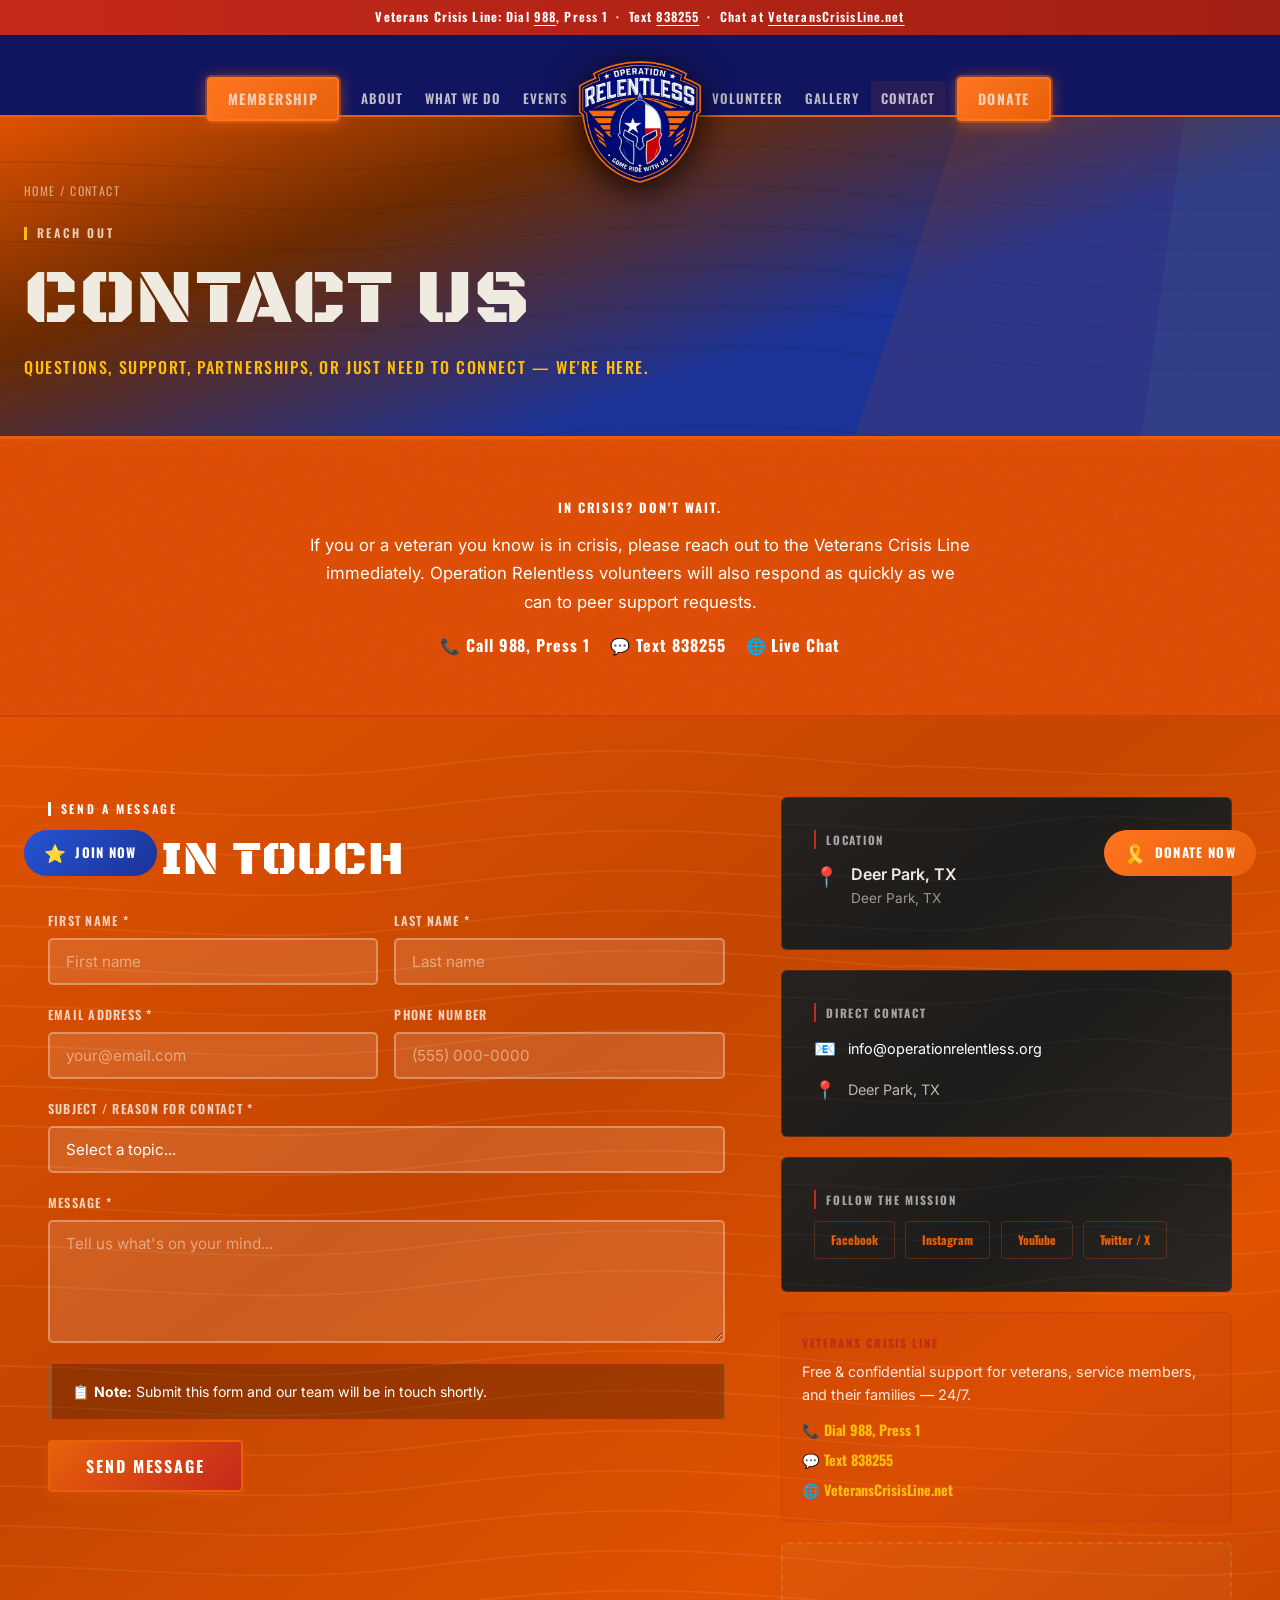
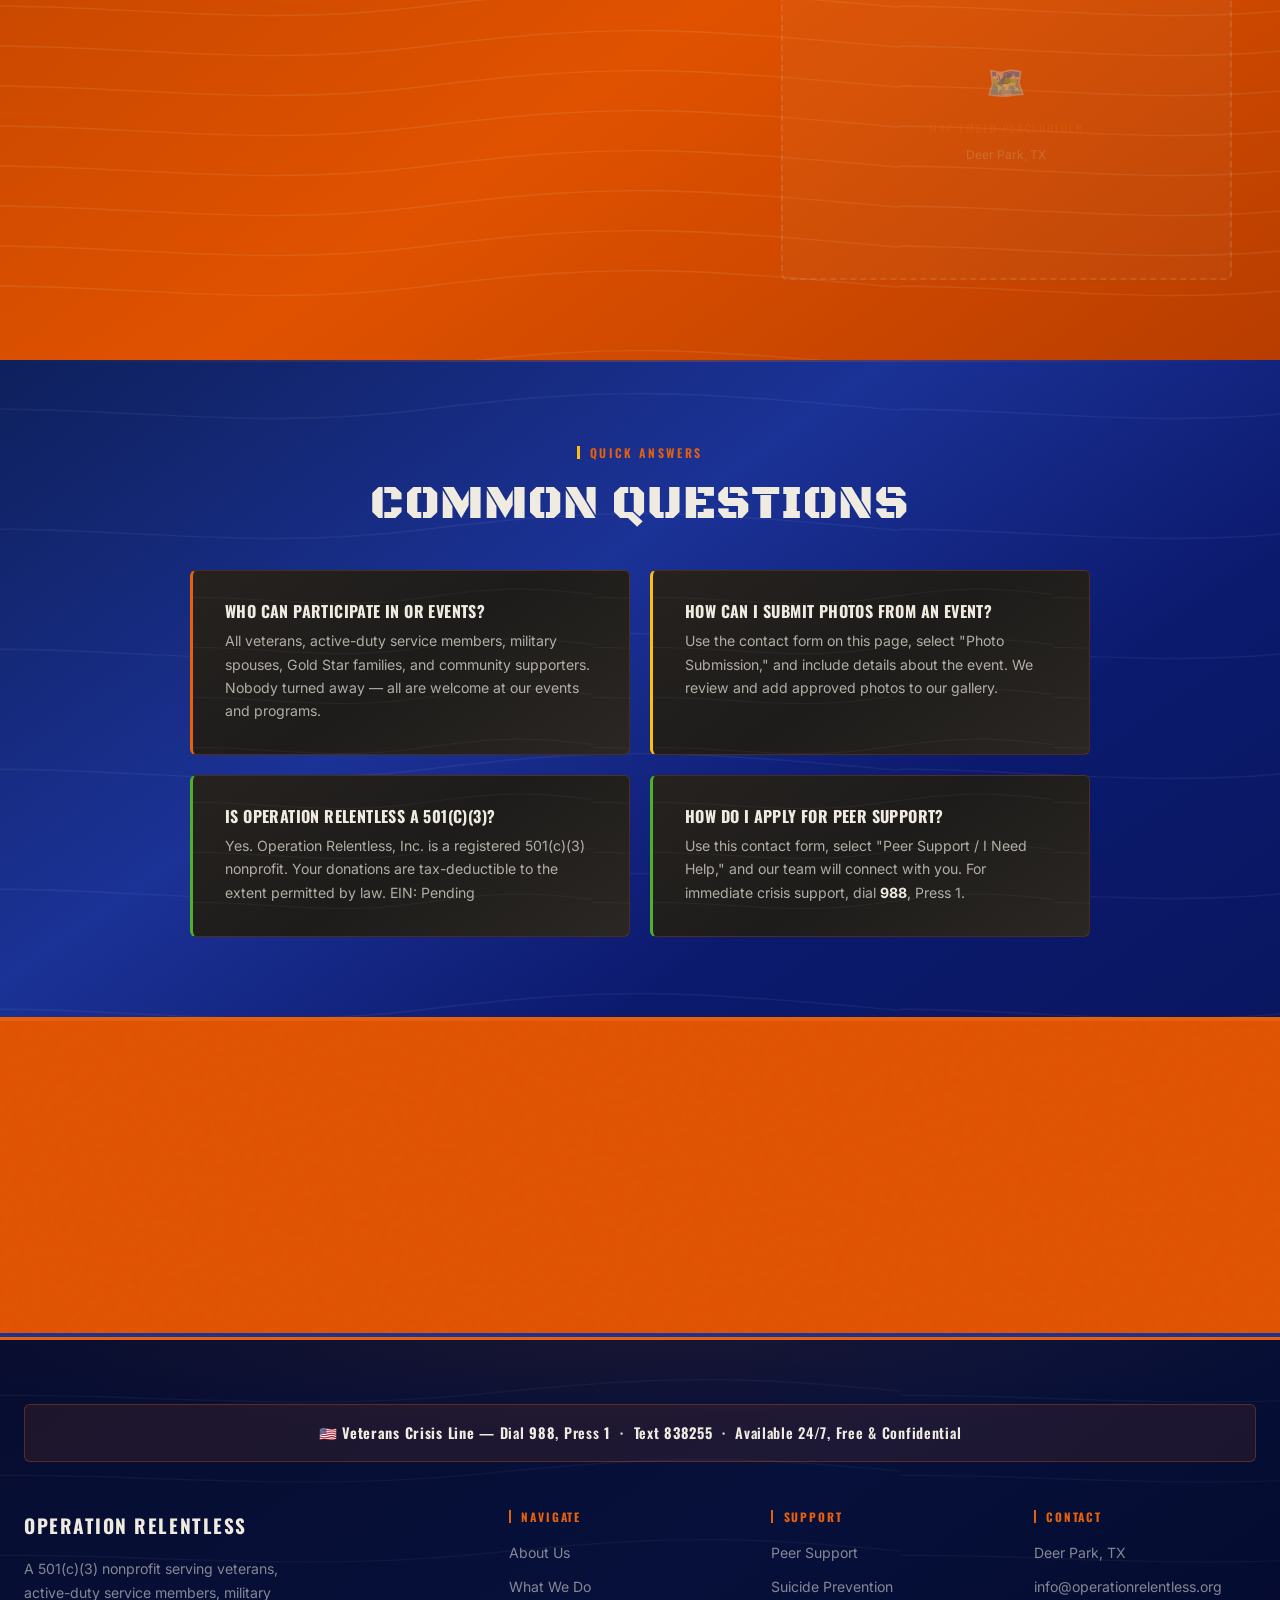
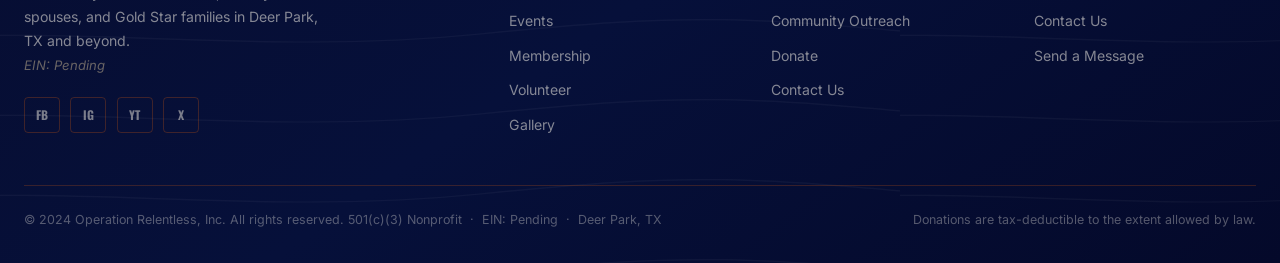
<file: contact.html>
<!DOCTYPE html>
<html lang="en">
<head>
  <meta charset="UTF-8" />
  <meta name="viewport" content="width=device-width, initial-scale=1.0" />
  <meta name="description" content="Contact Operation Relentless in Deer Park, TX. Reach us for peer support, event information, volunteering, donations, or general inquiries." />
  <title>Contact | Operation Relentless</title>
  <link rel="preconnect" href="https://fonts.googleapis.com" />
  <link rel="preconnect" href="https://fonts.gstatic.com" crossorigin />
  <link href="https://fonts.googleapis.com/css2?family=Black+Ops+One&family=Oswald:wght@400;500;600;700&family=Inter:wght@300;400;500;600;700&display=swap" rel="stylesheet" />
  <link rel="stylesheet" href="css/styles.css" />
</head>
<body>

  <!-- CRISIS BAR -->
  <div class="crisis-bar" role="banner" aria-label="Veterans Crisis Line">
    <strong>Veterans Crisis Line:</strong> Dial <a href="tel:988">988</a>, Press&nbsp;1 &nbsp;·&nbsp; Text <a href="sms:838255">838255</a> &nbsp;·&nbsp; Chat at <a href="https://www.veteranscrisisline.net" target="_blank" rel="noopener">VeteransCrisisLine.net</a>
  </div>

  <!-- SITE HEADER -->
  <header class="site-header" id="site-header">
    <div class="header-inner">
      <nav class="site-nav site-nav-left" aria-label="Primary navigation">
        <a href="membership.html" class="nav-link member-btn">Membership</a>
        <a href="about.html" class="nav-link">About</a>
        <a href="programs.html" class="nav-link">What We Do</a>
        <a href="events.html" class="nav-link">Events</a>
      </nav>
      <a href="index.html" class="site-logo" aria-label="Operation Relentless Home">
        <img src="images/relentheaderlogo.png" alt="Operation Relentless" class="logo-img">
      </a>
      <nav class="site-nav site-nav-right" aria-label="Secondary navigation">
        <a href="volunteer.html" class="nav-link">Volunteer</a>
        <a href="gallery.html" class="nav-link">Gallery</a>
        <a href="contact.html" class="nav-link active">Contact</a>
        <a href="https://checkout.square.site/merchant/MLD4ET6TYYZG8/checkout/QXE2UXPCUWT5JK3DRUEL6EMS" class="nav-link donate-btn" target="_blank" rel="noopener">Donate</a>
      </nav>
      <button class="hamburger" aria-label="Toggle navigation menu" aria-expanded="false" aria-controls="mobile-nav">
        <span></span><span></span><span></span>
      </button>
    </div>
    <nav class="mobile-nav" id="mobile-nav" aria-label="Mobile navigation">
      <a href="about.html" class="nav-link">About</a>
      <a href="programs.html" class="nav-link">What We Do</a>
      <a href="events.html" class="nav-link">Events</a>
      <a href="volunteer.html" class="nav-link">Volunteer</a>
      <a href="gallery.html" class="nav-link">Gallery</a>
      <a href="contact.html" class="nav-link">Contact</a>
      <a href="membership.html" class="nav-link member-btn">Membership</a>
      <a href="https://checkout.square.site/merchant/MLD4ET6TYYZG8/checkout/QXE2UXPCUWT5JK3DRUEL6EMS" class="donate-btn" target="_blank" rel="noopener">Donate Now</a>
    </nav>
  </header>

  <main>

    <!-- PAGE HERO -->
    <section class="page-hero">
      <div class="page-hero-inner">
        <nav class="breadcrumb" aria-label="Breadcrumb"><a href="index.html">Home</a> / Contact</nav>
        <div class="section-label">Reach Out</div>
        <h1>Contact Us</h1>
        <p class="hero-sub">Questions, support, partnerships, or just need to connect — we're here.</p>
      </div>
      <svg style="position:absolute;right:0;bottom:0;top:0;width:38%;height:100%;opacity:0.09;pointer-events:none;z-index:0;z-index:0;" viewBox="0 0 500 300" preserveAspectRatio="xMaxYMid slice" xmlns="http://www.w3.org/2000/svg">
        <polygon points="500,0 500,300 100,300 200,0" fill="#E8610A"/>
        <polygon points="500,0 500,300 250,300 320,0" fill="#E8610A"/>
        <polygon points="500,0 500,300 370,300 410,0" fill="#FFBE0B"/>
      </svg>
    </section>

    <!-- CRISIS PRIORITY BOX -->
    <section class="section-sm" style="background:rgba(197,41,26,0.15);border-bottom:2px solid rgba(197,41,26,0.4);border-top:2px solid rgba(232,97,10,0.3);" aria-label="Crisis resources">
      <div class="container-sm" style="text-align:center;">
        <div style="font-family:var(--font-display);font-size:0.8rem;font-weight:700;letter-spacing:0.15em;text-transform:uppercase;color:#fff;margin-bottom:0.75rem;">In Crisis? Don't Wait.</div>
        <p style="font-size:1.05rem;color:#fff;line-height:1.7;max-width:60ch;margin:0 auto 1rem;">
          If you or a veteran you know is in crisis, please reach out to the Veterans Crisis Line immediately. Operation Relentless volunteers will also respond as quickly as we can to peer support requests.
        </p>
        <div style="display:flex;gap:1.25rem;justify-content:center;flex-wrap:wrap;font-family:var(--font-display);font-size:1rem;font-weight:700;letter-spacing:0.06em;">
          <a href="tel:988" style="color:#fff;display:flex;align-items:center;gap:0.4rem;">📞 Call 988, Press 1</a>
          <a href="sms:838255" style="color:#fff;display:flex;align-items:center;gap:0.4rem;">💬 Text 838255</a>
          <a href="https://www.veteranscrisisline.net" target="_blank" rel="noopener" style="color:#fff;display:flex;align-items:center;gap:0.4rem;">🌐 Live Chat</a>
        </div>
      </div>
    </section>

    <!-- ================================================
         CONTACT GRID
         ================================================ -->
    <section class="section topo-bg" aria-label="Contact form and information">
      <div class="container">
        <div style="display:grid;grid-template-columns:1.2fr 0.8fr;gap:3.5rem;align-items:start;">

          <!-- LEFT: Contact Form -->
          <div class="reveal-left">
            <div class="section-label">Send a Message</div>
            <h2 style="margin-bottom:1.5rem;">Get in Touch</h2>

            <!-- Contact Form -->
            <form action="#" method="POST" aria-label="Contact form" style="display:flex;flex-direction:column;gap:1.25rem;">

              <div class="form-row">
                <div class="form-group">
                  <label class="form-label" for="contact-first">First Name <span aria-hidden="true">*</span></label>
                  <input class="form-input" type="text" id="contact-first" name="first_name" required autocomplete="given-name" placeholder="First name" />
                </div>
                <div class="form-group">
                  <label class="form-label" for="contact-last">Last Name <span aria-hidden="true">*</span></label>
                  <input class="form-input" type="text" id="contact-last" name="last_name" required autocomplete="family-name" placeholder="Last name" />
                </div>
              </div>

              <div class="form-row">
                <div class="form-group">
                  <label class="form-label" for="contact-email">Email Address <span aria-hidden="true">*</span></label>
                  <input class="form-input" type="email" id="contact-email" name="email" required autocomplete="email" placeholder="your@email.com" />
                </div>
                <div class="form-group">
                  <label class="form-label" for="contact-phone">Phone Number</label>
                  <input class="form-input" type="tel" id="contact-phone" name="phone" autocomplete="tel" placeholder="(555) 000-0000" />
                </div>
              </div>

              <div class="form-group">
                <label class="form-label" for="contact-subject">Subject / Reason for Contact <span aria-hidden="true">*</span></label>
                <select class="form-select" id="contact-subject" name="subject" required>
                  <option value="" disabled selected>Select a topic...</option>
                  <option value="general">General Inquiry</option>
                  <option value="peer-support">Peer Support / I Need Help</option>
                  <option value="volunteer">Volunteering</option>
                  <option value="membership">Membership Question</option>
                  <option value="event">Event Information</option>
                  <option value="donation">Donation / In-Kind Gift</option>
                  <option value="sponsorship">Corporate Sponsorship</option>
                  <option value="media">Media / Press Inquiry</option>
                  <option value="photo-submission">Photo Submission</option>
                  <option value="other">Other</option>
                </select>
              </div>

              <div class="form-group">
                <label class="form-label" for="contact-message">Message <span aria-hidden="true">*</span></label>
                <textarea class="form-textarea" id="contact-message" name="message" required rows="5"
                  placeholder="Tell us what's on your mind..."></textarea>
              </div>

              <div class="notice">📋 <strong>Note:</strong> Submit this form and our team will be in touch shortly.</div>

              <button type="submit" class="btn btn-red btn-lg" style="align-self:flex-start;">Send Message</button>

            </form>
          </div>

          <!-- RIGHT: Contact Info -->
          <div class="reveal-right" style="display:flex;flex-direction:column;gap:1.25rem;">

            <!-- Location -->
            <div class="card">
              <div style="font-family:var(--font-display);font-size:0.72rem;font-weight:700;letter-spacing:0.15em;text-transform:uppercase;color:rgba(255,255,255,0.6);margin-bottom:0.75rem;padding-left:0.65rem;border-left:2px solid var(--red);">Location</div>
              <div style="display:flex;align-items:flex-start;gap:0.75rem;margin-bottom:0.5rem;">
                <span style="font-size:1.25rem;">📍</span>
                <div>
                  <div style="font-weight:600;color:var(--cream);">Deer Park, TX</div>
                  <div style="font-size:0.85rem;color:rgba(239,235,225,0.6);">Deer Park, TX<br></div>
                </div>
              </div>
            </div>

            <!-- Email & Phone -->
            <div class="card">
              <div style="font-family:var(--font-display);font-size:0.72rem;font-weight:700;letter-spacing:0.15em;text-transform:uppercase;color:rgba(255,255,255,0.6);margin-bottom:0.75rem;padding-left:0.65rem;border-left:2px solid var(--red);">Direct Contact</div>
              <div style="display:flex;flex-direction:column;gap:0.75rem;">
                <div style="display:flex;align-items:center;gap:0.75rem;font-size:0.9rem;">
                  <span style="font-size:1.1rem;">📧</span>
                  <a href="mailto:info@operationrelentless.org" style="color:#fff;">info@operationrelentless.org</a>
                </div>
                <div style="display:flex;align-items:center;gap:0.75rem;font-size:0.9rem;">
                  <span style="font-size:1.1rem;">📍</span>
                  <span style="color:rgba(239,235,225,0.75);">Deer Park, TX</span>
                </div>
              </div>
            </div>

            <!-- Social Links -->
            <div class="card">
              <div style="font-family:var(--font-display);font-size:0.72rem;font-weight:700;letter-spacing:0.15em;text-transform:uppercase;color:rgba(255,255,255,0.6);margin-bottom:0.75rem;padding-left:0.65rem;border-left:2px solid var(--red);">Follow the Mission</div>
              <div style="display:flex;gap:0.65rem;flex-wrap:wrap;">
                <a href="#" class="social-link" aria-label="Facebook" style="width:auto;padding:0 1rem;gap:0.5rem;height:38px;">
                  Facebook
                </a>
                <a href="#" class="social-link" aria-label="Instagram" style="width:auto;padding:0 1rem;gap:0.5rem;height:38px;">
                  Instagram
                </a>
                <a href="#" class="social-link" aria-label="YouTube" style="width:auto;padding:0 1rem;gap:0.5rem;height:38px;">
                  YouTube
                </a>
                <a href="#" class="social-link" aria-label="Twitter/X" style="width:auto;padding:0 1rem;gap:0.5rem;height:38px;">
                  Twitter / X
                </a>
              </div>
            </div>

            <!-- Crisis Line Callout -->
            <div style="background:rgba(181,50,31,0.12);border:1px solid rgba(181,50,31,0.3);border-radius:6px;padding:1.25rem;">
              <div style="font-family:var(--font-display);font-size:0.72rem;font-weight:700;letter-spacing:0.15em;text-transform:uppercase;color:var(--red);margin-bottom:0.5rem;">Veterans Crisis Line</div>
              <p style="font-size:0.9rem;color:rgba(255,255,255,0.85);line-height:1.6;margin-bottom:0.75rem;">
                Free &amp; confidential support for veterans, service members, and their families — 24/7.
              </p>
              <div style="display:flex;flex-direction:column;gap:0.4rem;font-family:var(--font-display);font-size:0.88rem;font-weight:700;">
                <a href="tel:988" style="color:var(--yellow);">📞 Dial 988, Press 1</a>
                <a href="sms:838255" style="color:var(--yellow);">💬 Text 838255</a>
                <a href="https://www.veteranscrisisline.net" target="_blank" rel="noopener" style="color:var(--yellow);">🌐 VeteransCrisisLine.net</a>
              </div>
            </div>

            <!-- Map placeholder -->
            <div style="aspect-ratio:4/3;background:rgba(203,185,148,0.05);border:2px dashed rgba(203,185,148,0.18);border-radius:6px;display:flex;flex-direction:column;align-items:center;justify-content:center;gap:0.5rem;color:var(--tan-40);">
              <div style="font-size:2rem;">🗺️</div>
              <span style="font-family:var(--font-display);font-size:0.72rem;letter-spacing:0.15em;text-transform:uppercase;">Map Embed Placeholder</span>
              <span style="font-size:0.75rem;color:rgba(203,185,148,0.3);">Deer Park, TX</span>
            </div>

          </div>
        </div>
      </div>
    </section>

    <!-- FAQ / QUICK ANSWERS BAND -->
    <section class="section section-surface" aria-label="Frequently asked questions">
      <div class="container">
        <div style="text-align:center;margin-bottom:2.5rem;">
          <div class="section-label reveal" style="justify-content:center;">Quick Answers</div>
          <h2 class="reveal reveal-delay-1">Common Questions</h2>
        </div>
        <div class="grid-2" style="gap:1.25rem;max-width:900px;margin:0 auto;">

          <div class="card reveal reveal-delay-1" style="border-left:3px solid var(--orange);">
            <h4 style="font-size:1rem;margin-bottom:0.5rem;color:#fff;">Who can participate in OR events?</h4>
            <p style="font-size:0.88rem;color:rgba(239,235,225,0.7);line-height:1.65;">
              All veterans, active-duty service members, military spouses, Gold Star families, and community supporters. Nobody turned away — all are welcome at our events and programs.
            </p>
          </div>

          <div class="card reveal reveal-delay-2" style="border-left:3px solid var(--yellow);">
            <h4 style="font-size:1rem;margin-bottom:0.5rem;color:var(--yellow);">How can I submit photos from an event?</h4>
            <p style="font-size:0.88rem;color:rgba(239,235,225,0.7);line-height:1.65;">
              Use the contact form on this page, select "Photo Submission," and include details about the event. We review and add approved photos to our gallery.
            </p>
          </div>

          <div class="card reveal reveal-delay-1" style="border-left:3px solid var(--green-hot);">
            <h4 style="font-size:1rem;margin-bottom:0.5rem;color:#7FFF00;">Is Operation Relentless a 501(c)(3)?</h4>
            <p style="font-size:0.88rem;color:rgba(239,235,225,0.7);line-height:1.65;">
              Yes. Operation Relentless, Inc. is a registered 501(c)(3) nonprofit. Your donations are tax-deductible to the extent permitted by law. EIN: Pending
            </p>
          </div>

          <div class="card reveal reveal-delay-2" style="border-left:3px solid var(--green-hot);">
            <h4 style="font-size:1rem;margin-bottom:0.5rem;color:#7FFF00;">How do I apply for peer support?</h4>
            <p style="font-size:0.88rem;color:rgba(239,235,225,0.7);line-height:1.65;">
              Use this contact form, select "Peer Support / I Need Help," and our team will connect with you. For immediate crisis support, dial <strong style="color:var(--cream);">988</strong>, Press 1.
            </p>
          </div>

        </div>
      </div>
    </section>

  </main>

  <!-- MAP -->
  <section class="site-map-section" aria-label="Our location in Deer Park, TX">
    <iframe
      src="https://www.openstreetmap.org/export/embed.html?bbox=-95.30%2C29.62%2C-94.95%2C29.80&layer=mapnik&marker=29.7058%2C-95.1235"
      width="100%" height="320" style="border:0;" allowfullscreen=""
      loading="lazy" referrerpolicy="no-referrer-when-downgrade"
      title="Operation Relentless location — Deer Park, TX">
    </iframe>
  </section>

  <!-- FOOTER -->
  <footer class="site-footer" role="contentinfo">
    <div class="footer-inner">
      <div class="footer-crisis" aria-label="Veterans Crisis Line">
        🇺🇸 <strong>Veterans Crisis Line</strong> — Dial <strong>988</strong>, Press <strong>1</strong> &nbsp;·&nbsp; Text <strong>838255</strong> &nbsp;·&nbsp; Available 24/7, Free &amp; Confidential
      </div>
      <div class="footer-grid">
        <div class="footer-brand">
          <div style="font-family:var(--font-display);font-size:1.2rem;font-weight:700;color:var(--cream);letter-spacing:0.08em;text-transform:uppercase;">Operation Relentless</div>
          <p>A 501(c)(3) nonprofit serving veterans, active-duty service members, military spouses, and Gold Star families in Deer Park, TX and beyond.<br><em style="color:rgba(203,185,148,0.5);font-size:0.82rem;">EIN: Pending</em></p>
          <div class="social-links">
            <a href="#" class="social-link" aria-label="Facebook">FB</a>
            <a href="#" class="social-link" aria-label="Instagram">IG</a>
            <a href="#" class="social-link" aria-label="YouTube">YT</a>
            <a href="#" class="social-link" aria-label="Twitter/X">X</a>
          </div>
        </div>
        <div class="footer-col"><h4>Navigate</h4><ul><li><a href="about.html">About Us</a></li><li><a href="programs.html">What We Do</a></li><li><a href="events.html">Events</a></li><li><a href="membership.html">Membership</a></li><li><a href="volunteer.html">Volunteer</a></li><li><a href="gallery.html">Gallery</a></li></ul></div>
        <div class="footer-col"><h4>Support</h4><ul><li><a href="programs.html">Peer Support</a></li><li><a href="programs.html#prevention">Suicide Prevention</a></li><li><a href="programs.html#outreach">Community Outreach</a></li><li><a href="https://checkout.square.site/merchant/MLD4ET6TYYZG8/checkout/QXE2UXPCUWT5JK3DRUEL6EMS" target="_blank" rel="noopener">Donate</a></li><li><a href="contact.html">Contact Us</a></li></ul></div>
        <div class="footer-col"><h4>Contact</h4><ul><li><a href="#">Deer Park, TX</a></li><li><a href="mailto:info@operationrelentless.org">info@operationrelentless.org</a></li><li><a href="contact.html">Contact Us</a></li><li><a href="contact.html">Send a Message</a></li></ul></div>
      </div>
      <div class="footer-bottom">
        <p>© 2024 Operation Relentless, Inc. All rights reserved. 501(c)(3) Nonprofit &nbsp;·&nbsp; EIN: Pending &nbsp;·&nbsp; Deer Park, TX</p>
        <p>Donations are tax-deductible to the extent allowed by law.</p>
      </div>
    </div>
  </footer>

  <!-- Sticky CTAs -->
  <a href="https://checkout.square.site/merchant/MLD4ET6TYYZG8/checkout/QXE2UXPCUWT5JK3DRUEL6EMS" class="sticky-cta sticky-cta-donate" target="_blank" rel="noopener" aria-label="Donate now">
    <span class="sticky-icon">🎗️</span> Donate Now
  </a>
  <a href="membership.html" class="sticky-cta sticky-cta-member" aria-label="Become a member">
    <span class="sticky-icon">⭐</span> Join Now
  </a>

  <script src="js/main.js"></script>
</body>
</html>
</file>
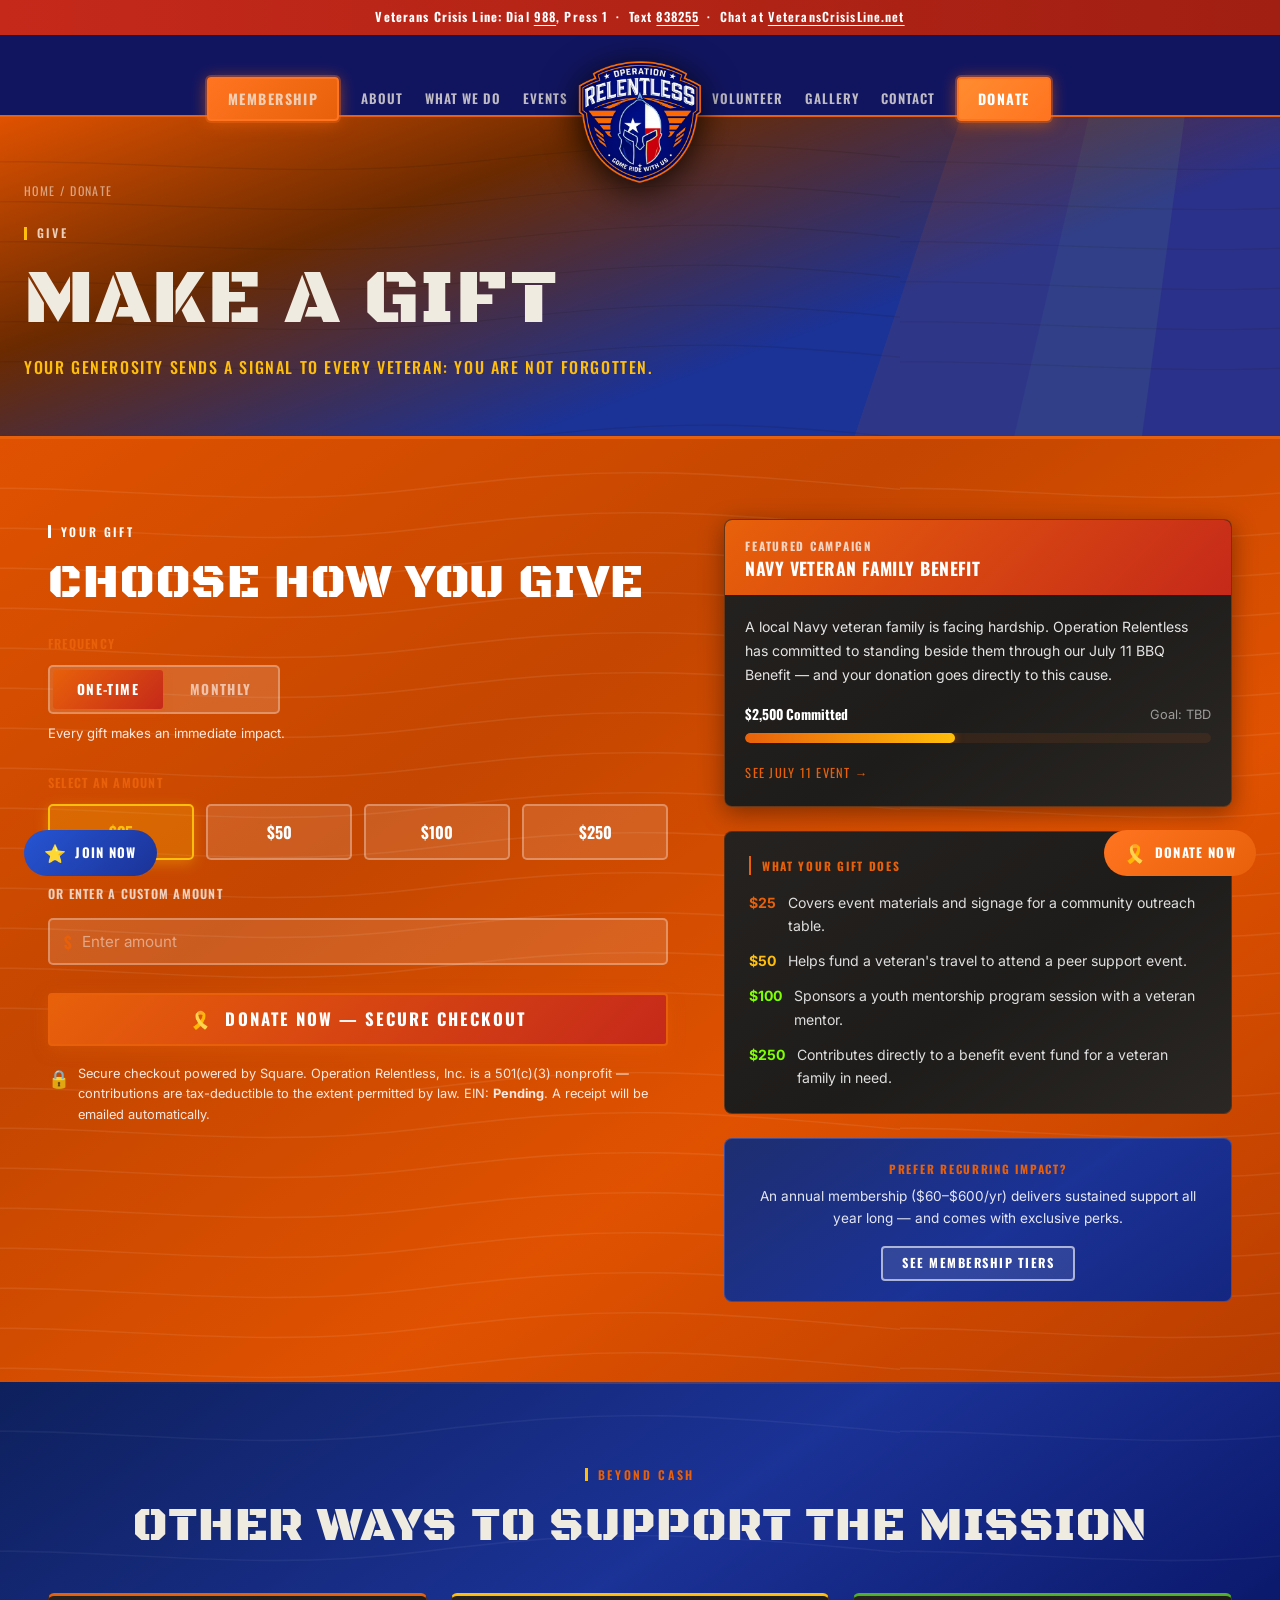
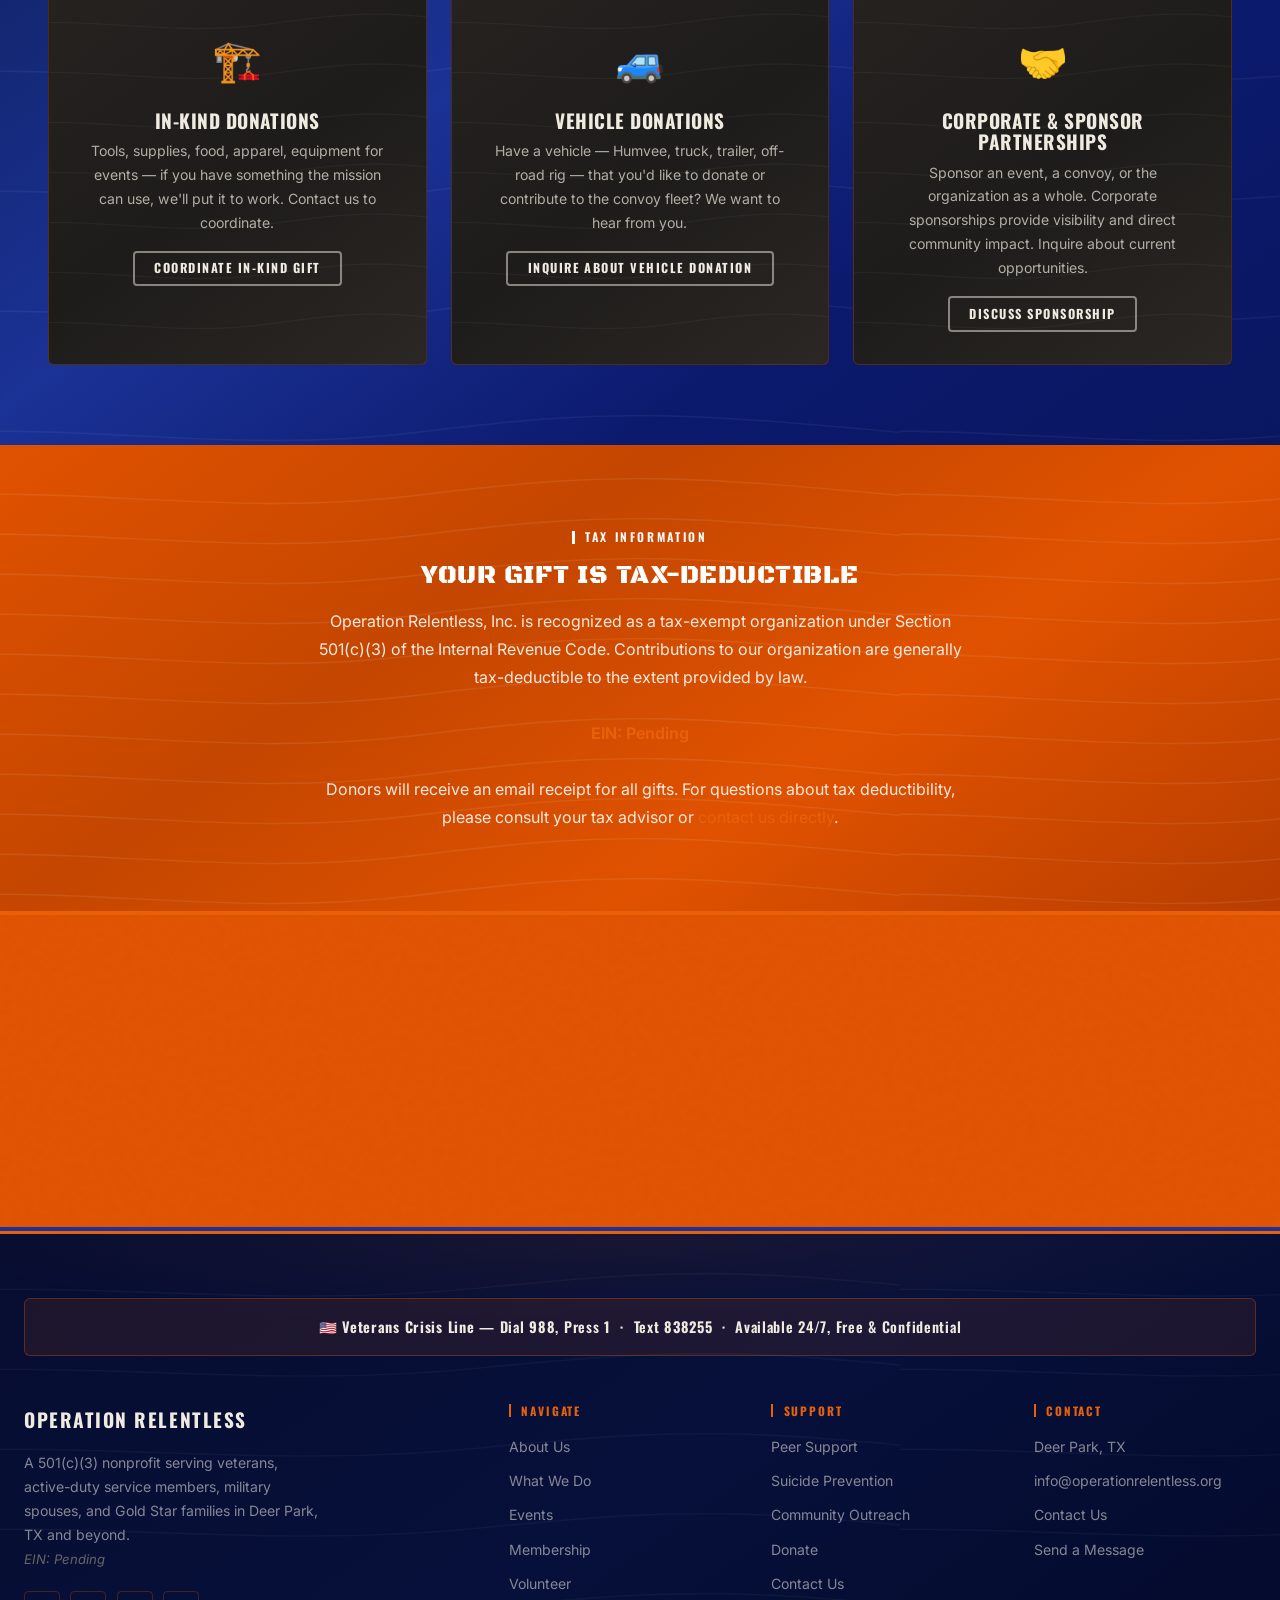
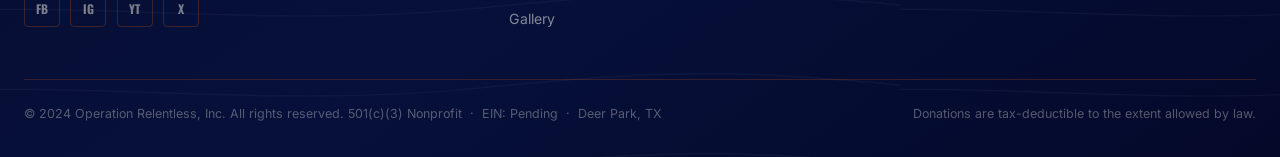
<file: donate.html>
﻿<!DOCTYPE html>
<html lang="en">
<head>
  <meta charset="UTF-8" />
  <meta name="viewport" content="width=device-width, initial-scale=1.0" />
  <meta name="description" content="Donate to Operation Relentless — supporting veterans and military families in Deer Park, TX. One-time or monthly gifts, campaign support, and in-kind donations." />
  <title>Donate | Operation Relentless</title>
  <link rel="preconnect" href="https://fonts.googleapis.com" />
  <link rel="preconnect" href="https://fonts.gstatic.com" crossorigin />
  <link href="https://fonts.googleapis.com/css2?family=Black+Ops+One&family=Oswald:wght@400;500;600;700&family=Inter:wght@300;400;500;600;700&display=swap" rel="stylesheet" />
  <link rel="stylesheet" href="css/styles.css" />
</head>
<body>

  <!-- CRISIS BAR -->
  <div class="crisis-bar" role="banner" aria-label="Veterans Crisis Line">
    <strong>Veterans Crisis Line:</strong> Dial <a href="tel:988">988</a>, Press&nbsp;1 &nbsp;·&nbsp; Text <a href="sms:838255">838255</a> &nbsp;·&nbsp; Chat at <a href="https://www.veteranscrisisline.net" target="_blank" rel="noopener">VeteransCrisisLine.net</a>
  </div>

  <!-- SITE HEADER -->
  <header class="site-header" id="site-header">
    <div class="header-inner">
      <nav class="site-nav site-nav-left" aria-label="Primary navigation">
        <a href="membership.html" class="nav-link member-btn">Membership</a>
        <a href="about.html" class="nav-link">About</a>
        <a href="programs.html" class="nav-link">What We Do</a>
        <a href="events.html" class="nav-link">Events</a>
      </nav>
      <a href="index.html" class="site-logo" aria-label="Operation Relentless Home">
        <img src="images/relentheaderlogo.png" alt="Operation Relentless" class="logo-img">
      </a>
      <nav class="site-nav site-nav-right" aria-label="Secondary navigation">
        <a href="volunteer.html" class="nav-link">Volunteer</a>
        <a href="gallery.html" class="nav-link">Gallery</a>
        <a href="contact.html" class="nav-link">Contact</a>
        <a href="donate.html" class="nav-link donate-btn active">Donate</a>
      </nav>
      <button class="hamburger" aria-label="Toggle navigation menu" aria-expanded="false" aria-controls="mobile-nav">
        <span></span><span></span><span></span>
      </button>
    </div>
    <nav class="mobile-nav" id="mobile-nav" aria-label="Mobile navigation">
      <a href="about.html" class="nav-link">About</a>
      <a href="programs.html" class="nav-link">What We Do</a>
      <a href="events.html" class="nav-link">Events</a>
      <a href="volunteer.html" class="nav-link">Volunteer</a>
      <a href="gallery.html" class="nav-link">Gallery</a>
      <a href="contact.html" class="nav-link">Contact</a>
      <a href="membership.html" class="nav-link member-btn">Membership</a>
      <a href="https://checkout.square.site/merchant/MLD4ET6TYYZG8/checkout/QXE2UXPCUWT5JK3DRUEL6EMS" class="donate-btn" target="_blank" rel="noopener">Donate Now</a>
    </nav>
  </header>

  <main>

    <!-- PAGE HERO -->
    <section class="page-hero">
      <div class="page-hero-inner">
        <nav class="breadcrumb" aria-label="Breadcrumb"><a href="index.html">Home</a> / Donate</nav>
        <div class="section-label">Give</div>
        <h1>Make a Gift</h1>
        <p class="hero-sub">Your generosity sends a signal to every veteran: you are not forgotten.</p>
      </div>
      <svg style="position:absolute;right:0;bottom:0;top:0;width:38%;height:100%;opacity:0.09;pointer-events:none;z-index:0;z-index:0;" viewBox="0 0 500 300" preserveAspectRatio="xMaxYMid slice" xmlns="http://www.w3.org/2000/svg">
        <polygon points="500,0 500,300 100,300 200,0" fill="#E8610A"/>
        <polygon points="500,0 500,300 250,300 320,0" fill="#FFBE0B"/>
        <polygon points="500,0 500,300 370,300 410,0" fill="#C5291A"/>
      </svg>
    </section>

    <!-- ================================================
         MAIN DONATE SECTION
         ================================================ -->
    <section class="section topo-bg" aria-label="Donation form">
      <div class="container">
        <div style="display:grid;grid-template-columns:1.1fr 0.9fr;gap:3.5rem;align-items:start;">

          <!-- LEFT: Donation Form -->
          <div class="reveal-left">
            <div class="section-label">Your Gift</div>
            <h2 style="margin-bottom:1.5rem;">Choose How You Give</h2>

            <!-- One-time / Monthly Toggle -->
            <div style="margin-bottom:1.75rem;">
              <label style="font-family:var(--font-display);font-size:0.78rem;font-weight:600;letter-spacing:0.1em;text-transform:uppercase;color:var(--tan);display:block;margin-bottom:0.65rem;">Frequency</label>
              <div class="donate-toggle" role="group" aria-label="Donation frequency">
                <button class="toggle-btn active" data-type="one-time" aria-pressed="true">One-Time</button>
                <button class="toggle-btn" data-type="monthly" aria-pressed="false">Monthly</button>
              </div>
              <p id="donate-type-label" style="font-size:0.82rem;color:rgba(255,255,255,0.65);margin-top:0.6rem;">Every gift makes an immediate impact.</p>
            </div>

            <!-- Preset Amounts -->
            <div style="margin-bottom:1.25rem;">
              <label style="font-family:var(--font-display);font-size:0.78rem;font-weight:600;letter-spacing:0.1em;text-transform:uppercase;color:var(--tan);display:block;margin-bottom:0.65rem;">Select an Amount</label>
              <div class="amount-grid" role="group" aria-label="Preset donation amounts">
                <button class="amount-btn selected" data-amount="25" aria-pressed="true">$25</button>
                <button class="amount-btn" data-amount="50" aria-pressed="false">$50</button>
                <button class="amount-btn" data-amount="100" aria-pressed="false">$100</button>
                <button class="amount-btn" data-amount="250" aria-pressed="false">$250</button>
              </div>
            </div>

            <!-- Custom Amount -->
            <div style="margin-bottom:1.75rem;">
              <label class="form-label" for="custom-amount" style="margin-bottom:0.5rem;">Or enter a custom amount</label>
              <div class="custom-amount-wrap">
                <span class="currency-prefix" aria-hidden="true">$</span>
                <input class="form-input" type="number" id="custom-amount" name="custom_amount"
                  min="1" step="1" placeholder="Enter amount" style="padding-left:2rem;" />
              </div>
            </div>

            <!-- Donate CTA — Square Checkout -->
            <a href="https://checkout.square.site/merchant/MLD4ET6TYYZG8/checkout/QXE2UXPCUWT5JK3DRUEL6EMS"
               class="btn btn-red btn-lg"
               style="width:100%;justify-content:center;font-size:1.05rem;"
               target="_blank" rel="noopener">
              🎗️&nbsp; Donate Now — Secure Checkout
            </a>

            <!-- Trust + Tax Info -->
            <div style="display:flex;align-items:flex-start;gap:0.5rem;margin-top:1.1rem;">
              <span style="font-size:1.1rem;flex-shrink:0;">🔒</span>
              <p style="font-size:0.8rem;color:rgba(255,255,255,0.5);line-height:1.6;margin:0;">
                Secure checkout powered by Square. Operation Relentless, Inc. is a 501(c)(3) nonprofit — contributions are tax-deductible to the extent permitted by law. EIN: <strong>Pending</strong>. A receipt will be emailed automatically.
              </p>
            </div>
          </div>

          <!-- RIGHT: Context & Impact -->
          <div class="reveal-right">

            <!-- Featured Campaign Card -->
            <div style="background:linear-gradient(145deg,#252220 0%,#1E1C1A 55%,#2A2724 100%);border:1px solid rgba(232,97,10,0.35);border-radius:8px;overflow:hidden;margin-bottom:1.5rem;box-shadow:0 6px 24px rgba(0,0,0,0.4);">
              <div style="background:linear-gradient(135deg,var(--orange),var(--red));padding:1rem 1.25rem;">
                <div style="font-family:var(--font-display);font-size:0.72rem;font-weight:700;letter-spacing:0.15em;text-transform:uppercase;color:rgba(255,255,255,0.75);">Featured Campaign</div>
                <h3 style="color:#fff;font-size:1.1rem;margin-top:0.25rem;">Navy Veteran Family Benefit</h3>
              </div>
              <div style="padding:1.25rem;">
                <p style="font-size:0.88rem;color:rgba(255,255,255,0.82);line-height:1.7;margin-bottom:1rem;">
                  A local Navy veteran family is facing hardship. Operation Relentless has committed to standing beside them through our July 11 BBQ Benefit — and your donation goes directly to this cause.
                </p>
                <div style="margin-bottom:0.5rem;display:flex;justify-content:space-between;align-items:center;">
                  <span style="font-family:var(--font-display);font-size:0.85rem;font-weight:700;color:#fff;">$2,500 Committed</span>
                  <span style="font-size:0.8rem;color:rgba(255,255,255,0.55);">Goal: TBD</span>
                </div>
                <div class="progress-wrap" style="margin-bottom:1rem;">
                  <div class="progress-fill" data-width="45%" style="width:0%;"></div>
                </div>
                <a href="events.html#bbq-benefit" style="font-family:var(--font-display);font-size:0.78rem;letter-spacing:0.1em;text-transform:uppercase;color:var(--orange);">See July 11 Event →</a>
              </div>
            </div>

            <!-- What your gift does -->
            <div style="background:linear-gradient(145deg,#252220 0%,#1E1C1A 55%,#2A2724 100%);border:1px solid rgba(232,97,10,0.28);border-radius:8px;padding:1.5rem;margin-bottom:1.5rem;">
              <div style="font-family:var(--font-display);font-size:0.72rem;font-weight:700;letter-spacing:0.15em;text-transform:uppercase;color:var(--orange);margin-bottom:1rem;padding-left:0.65rem;border-left:2px solid var(--orange);">What Your Gift Does</div>
              <div style="display:flex;flex-direction:column;gap:0.75rem;">
                  <div style="display:flex;align-items:flex-start;gap:0.75rem;font-size:0.88rem;color:rgba(255,255,255,0.85);">
                  <span style="color:var(--orange);font-weight:700;flex-shrink:0;">$25</span>
                  Covers event materials and signage for a community outreach table.
                </div>
                  <div style="display:flex;align-items:flex-start;gap:0.75rem;font-size:0.88rem;color:rgba(255,255,255,0.85);">
                  <span style="color:var(--yellow);font-weight:700;flex-shrink:0;">$50</span>
                  Helps fund a veteran's travel to attend a peer support event.
                </div>
                  <div style="display:flex;align-items:flex-start;gap:0.75rem;font-size:0.88rem;color:rgba(255,255,255,0.85);">
                  <span style="color:#7FFF00;font-weight:700;flex-shrink:0;">$100</span>
                  Sponsors a youth mentorship program session with a veteran mentor.
                </div>
                  <div style="display:flex;align-items:flex-start;gap:0.75rem;font-size:0.88rem;color:rgba(255,255,255,0.85);">
                  <span style="color:#7FFF00;font-weight:700;flex-shrink:0;">$250</span>
                  Contributes directly to a benefit event fund for a veteran family in need.
                </div>
              </div>
            </div>

            <!-- Membership Upsell -->
            <div style="background:linear-gradient(145deg,#1E2E70 0%,#1B3296 55%,#142680 100%);border:1px solid rgba(255,255,255,0.15);border-radius:8px;padding:1.25rem;text-align:center;">
              <div style="font-family:var(--font-display);font-size:0.72rem;font-weight:700;letter-spacing:0.15em;text-transform:uppercase;color:var(--orange);margin-bottom:0.5rem;">Prefer Recurring Impact?</div>
              <p style="font-size:0.85rem;color:rgba(255,255,255,0.8);margin-bottom:1rem;line-height:1.6;">
                An annual membership ($60–$600/yr) delivers sustained support all year long — and comes with exclusive perks.
              </p>
              <a href="membership.html" class="btn btn-outline btn-sm">See Membership Tiers</a>
            </div>

          </div>
        </div>
      </div>
    </section>

    <!-- ================================================
         OTHER WAYS TO GIVE
         ================================================ -->
    <section class="section section-surface" aria-label="Other ways to give">
      <div class="container">
        <div style="text-align:center;margin-bottom:2.5rem;">
          <div class="section-label reveal" style="justify-content:center;">Beyond Cash</div>
          <h2 class="reveal reveal-delay-1">Other Ways to Support the Mission</h2>
        </div>

        <div class="grid-3" style="gap:1.5rem;">

          <div class="card reveal reveal-delay-1" style="text-align:center;border-top:3px solid var(--orange);">
            <div style="font-size:2.5rem;margin-bottom:1rem;" aria-hidden="true">🏗️</div>
            <h3 style="font-size:1.2rem;margin-bottom:0.5rem;">In-Kind Donations</h3>
            <p style="font-size:0.88rem;color:rgba(239,235,225,0.65);line-height:1.7;margin-bottom:1rem;">
              Tools, supplies, food, apparel, equipment for events — if you have something the mission can use, we'll put it to work. Contact us to coordinate.
            </p>
            <a href="contact.html" class="btn btn-outline btn-sm">Coordinate In-Kind Gift</a>
          </div>

          <div class="card reveal reveal-delay-2" style="text-align:center;border-top:3px solid var(--yellow);">
            <div style="font-size:2.5rem;margin-bottom:1rem;" aria-hidden="true">🚙</div>
            <h3 style="font-size:1.2rem;margin-bottom:0.5rem;">Vehicle Donations</h3>
            <p style="font-size:0.88rem;color:rgba(239,235,225,0.65);line-height:1.7;margin-bottom:1rem;">
              Have a vehicle — Humvee, truck, trailer, off-road rig — that you'd like to donate or contribute to the convoy fleet? We want to hear from you.
            </p>
            <a href="contact.html" class="btn btn-outline btn-sm">Inquire About Vehicle Donation</a>
          </div>

          <div class="card reveal reveal-delay-3" style="text-align:center;border-top:3px solid var(--green-hot);">
            <div style="font-size:2.5rem;margin-bottom:1rem;" aria-hidden="true">🤝</div>
            <h3 style="font-size:1.2rem;margin-bottom:0.5rem;">Corporate &amp; Sponsor Partnerships</h3>
            <p style="font-size:0.88rem;color:rgba(239,235,225,0.65);line-height:1.7;margin-bottom:1rem;">
              Sponsor an event, a convoy, or the organization as a whole. Corporate sponsorships provide visibility and direct community impact. Inquire about current opportunities.
            </p>
            <a href="contact.html" class="btn btn-outline btn-sm">Discuss Sponsorship</a>
          </div>

        </div>
      </div>
    </section>

    <!-- TAX INFO BAND -->
    <section class="section topo-bg" aria-label="Tax deductibility information">
      <div class="container-sm" style="text-align:center;">
        <div class="section-label reveal" style="justify-content:center;">Tax Information</div>
        <h2 class="reveal reveal-delay-1" style="font-size:1.6rem;margin-bottom:1rem;">Your Gift Is Tax-Deductible</h2>
        <p class="reveal reveal-delay-2" style="color:rgba(239,235,225,0.7);line-height:1.75;max-width:66ch;margin:0 auto;">
          Operation Relentless, Inc. is recognized as a tax-exempt organization under Section 501(c)(3) of the Internal Revenue Code. Contributions to our organization are generally tax-deductible to the extent provided by law.
          <br><br>
          <strong style="color:var(--tan);">EIN: Pending</strong>
          <br><br>
          Donors will receive an email receipt for all gifts. For questions about tax deductibility, please consult your tax advisor or <a href="contact.html" style="color:var(--tan);">contact us directly</a>.
        </p>
      </div>
    </section>

  </main>

  <!-- MAP -->
  <section class="site-map-section" aria-label="Our location in Deer Park, TX">
    <iframe
      src="https://www.openstreetmap.org/export/embed.html?bbox=-95.30%2C29.62%2C-94.95%2C29.80&layer=mapnik&marker=29.7058%2C-95.1235"
      width="100%" height="320" style="border:0;" allowfullscreen=""
      loading="lazy" referrerpolicy="no-referrer-when-downgrade"
      title="Operation Relentless location — Deer Park, TX">
    </iframe>
  </section>

  <!-- FOOTER -->
  <footer class="site-footer" role="contentinfo">
    <div class="footer-inner">
      <div class="footer-crisis" aria-label="Veterans Crisis Line">
        🇺🇸 <strong>Veterans Crisis Line</strong> — Dial <strong>988</strong>, Press <strong>1</strong> &nbsp;·&nbsp; Text <strong>838255</strong> &nbsp;·&nbsp; Available 24/7, Free &amp; Confidential
      </div>
      <div class="footer-grid">
        <div class="footer-brand">
          <div style="font-family:var(--font-display);font-size:1.2rem;font-weight:700;color:var(--cream);letter-spacing:0.08em;text-transform:uppercase;">Operation Relentless</div>
          <p>A 501(c)(3) nonprofit serving veterans, active-duty service members, military spouses, and Gold Star families in Deer Park, TX and beyond.<br><em style="color:rgba(203,185,148,0.5);font-size:0.82rem;">EIN: Pending</em></p>
          <div class="social-links">
            <a href="#" class="social-link" aria-label="Facebook">FB</a>
            <a href="#" class="social-link" aria-label="Instagram">IG</a>
            <a href="#" class="social-link" aria-label="YouTube">YT</a>
            <a href="#" class="social-link" aria-label="Twitter/X">X</a>
          </div>
        </div>
        <div class="footer-col"><h4>Navigate</h4><ul><li><a href="about.html">About Us</a></li><li><a href="programs.html">What We Do</a></li><li><a href="events.html">Events</a></li><li><a href="membership.html">Membership</a></li><li><a href="volunteer.html">Volunteer</a></li><li><a href="gallery.html">Gallery</a></li></ul></div>
        <div class="footer-col"><h4>Support</h4><ul><li><a href="programs.html">Peer Support</a></li><li><a href="programs.html#prevention">Suicide Prevention</a></li><li><a href="programs.html#outreach">Community Outreach</a></li><li><a href="https://checkout.square.site/merchant/MLD4ET6TYYZG8/checkout/QXE2UXPCUWT5JK3DRUEL6EMS" target="_blank" rel="noopener">Donate</a></li><li><a href="contact.html">Contact Us</a></li></ul></div>
        <div class="footer-col"><h4>Contact</h4><ul><li><a href="#">Deer Park, TX</a></li><li><a href="mailto:info@operationrelentless.org">info@operationrelentless.org</a></li><li><a href="contact.html">Contact Us</a></li><li><a href="contact.html">Send a Message</a></li></ul></div>
      </div>
      <div class="footer-bottom">
        <p>© 2024 Operation Relentless, Inc. All rights reserved. 501(c)(3) Nonprofit &nbsp;·&nbsp; EIN: Pending &nbsp;·&nbsp; Deer Park, TX</p>
        <p>Donations are tax-deductible to the extent allowed by law.</p>
      </div>
    </div>
  </footer>

  <!-- Sticky CTAs -->
  <a href="https://checkout.square.site/merchant/MLD4ET6TYYZG8/checkout/QXE2UXPCUWT5JK3DRUEL6EMS" class="sticky-cta sticky-cta-donate" target="_blank" rel="noopener" aria-label="Donate now">
    <span class="sticky-icon">🎗️</span> Donate Now
  </a>
  <a href="membership.html" class="sticky-cta sticky-cta-member" aria-label="Become a member">
    <span class="sticky-icon">⭐</span> Join Now
  </a>

  <script src="js/main.js"></script>
</body>
</html>
</file>
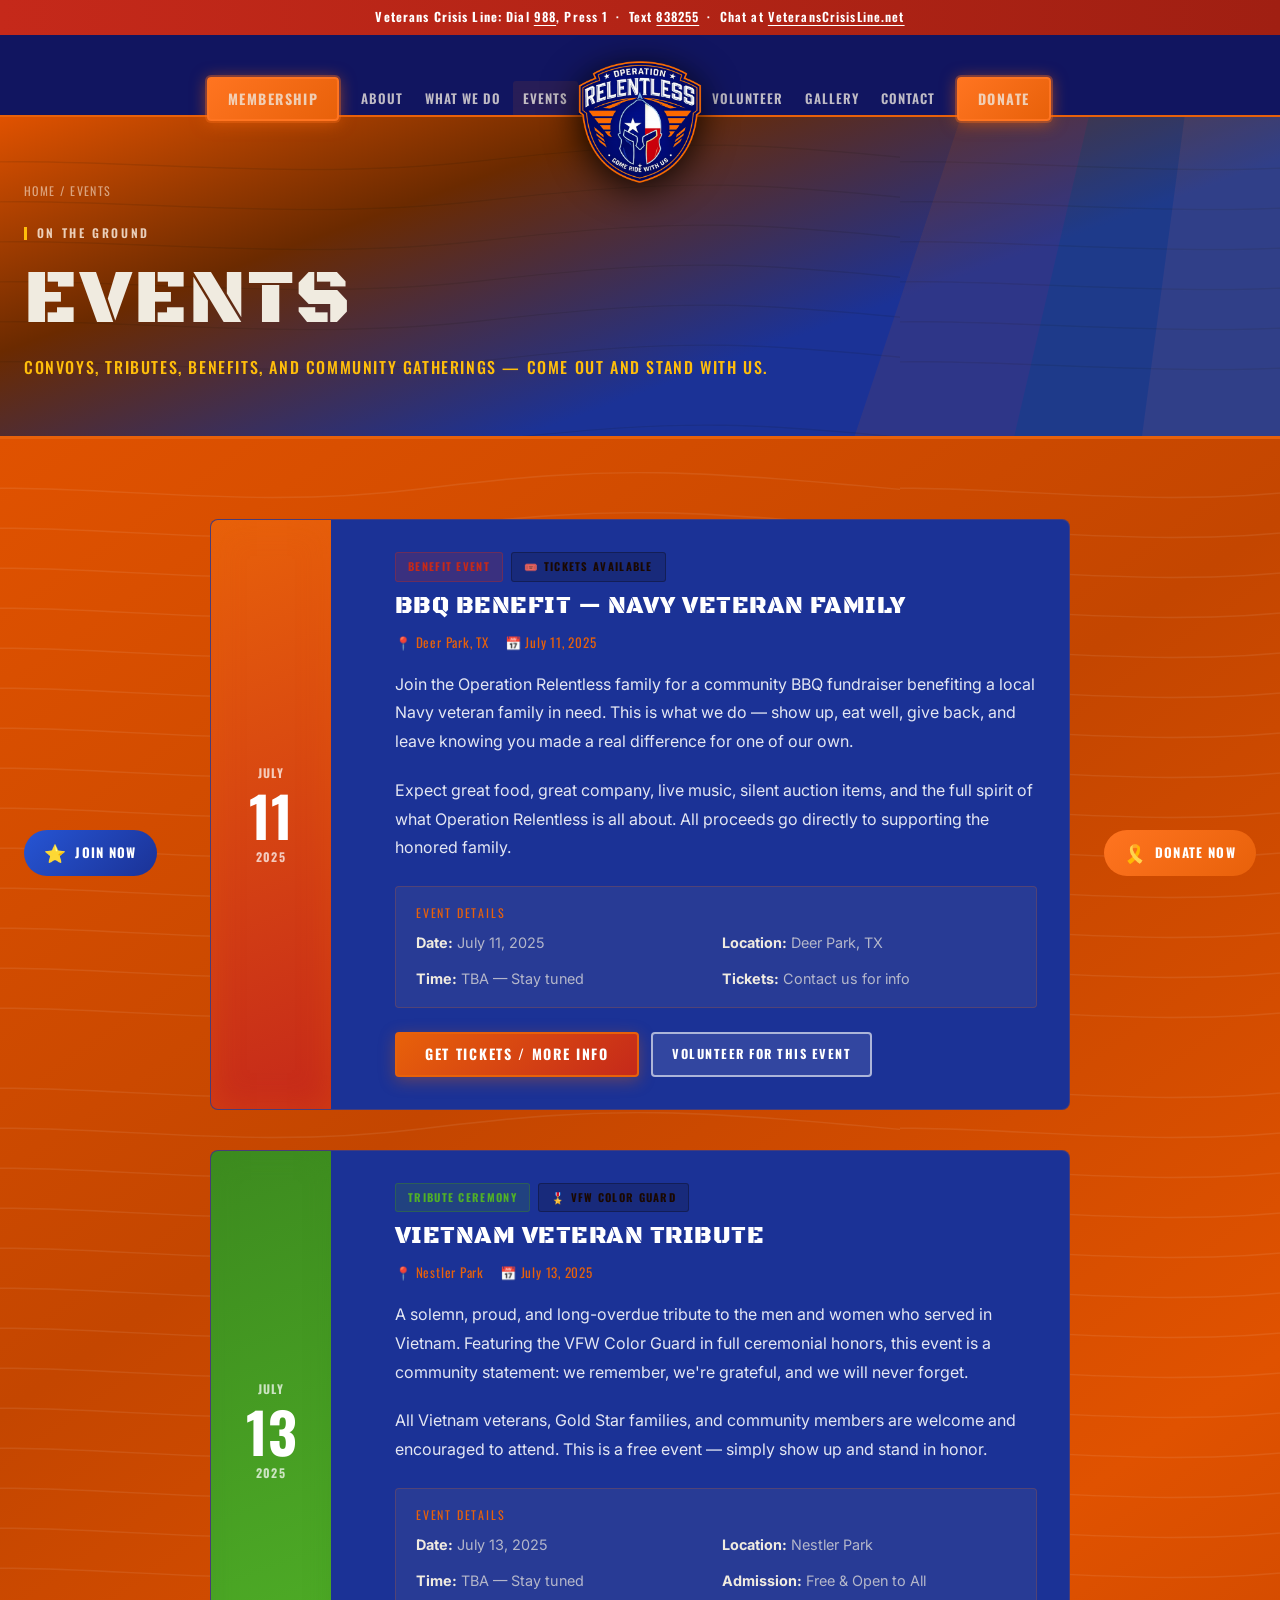
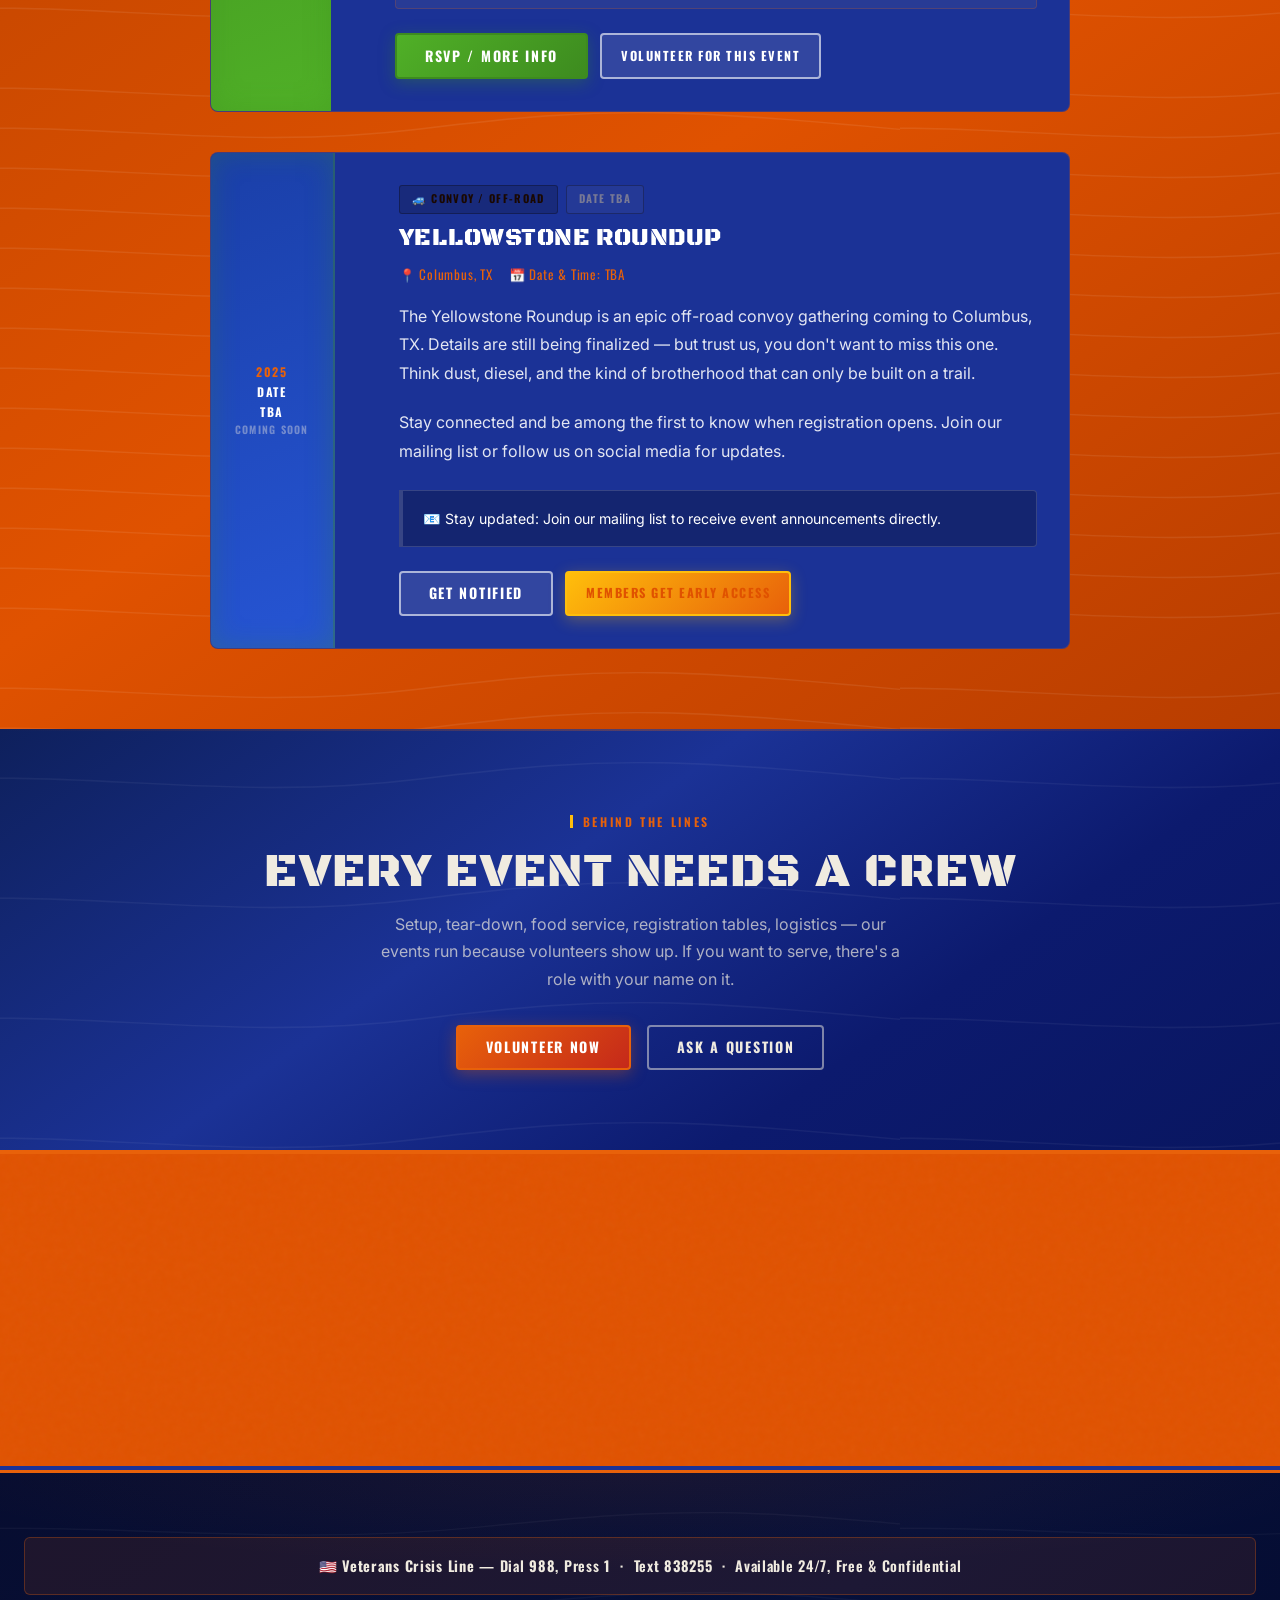
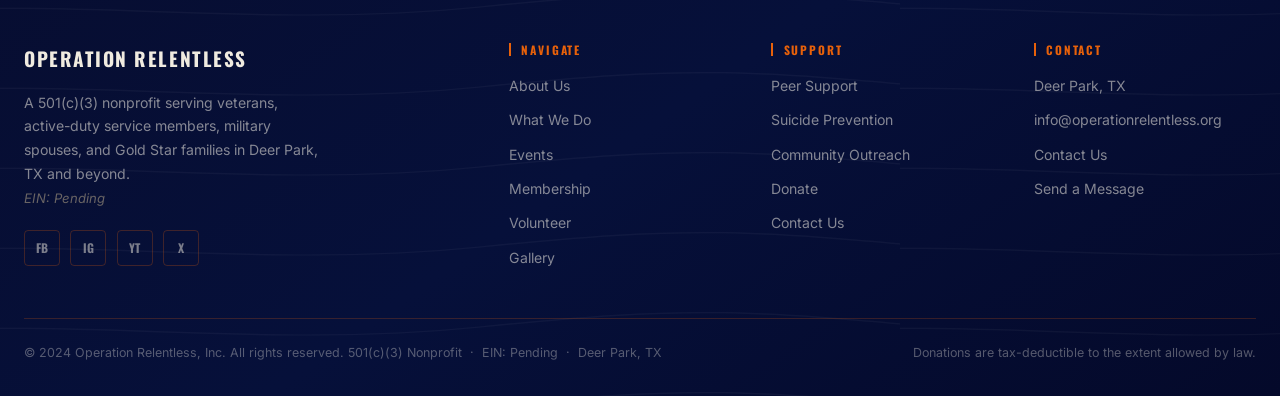
<file: events.html>
<!DOCTYPE html>
<html lang="en">
<head>
  <meta charset="UTF-8" />
  <meta name="viewport" content="width=device-width, initial-scale=1.0" />
  <meta name="description" content="Operation Relentless upcoming events: BBQ Benefit, Vietnam Veteran Tribute, Yellowstone Roundup convoy, and more in Deer Park, TX." />
  <title>Events | Operation Relentless</title>
  <link rel="preconnect" href="https://fonts.googleapis.com" />
  <link rel="preconnect" href="https://fonts.gstatic.com" crossorigin />
  <link href="https://fonts.googleapis.com/css2?family=Black+Ops+One&family=Oswald:wght@400;500;600;700&family=Inter:wght@300;400;500;600;700&display=swap" rel="stylesheet" />
  <link rel="stylesheet" href="css/styles.css" />
</head>
<body>

  <!-- CRISIS BAR -->
  <div class="crisis-bar" role="banner" aria-label="Veterans Crisis Line">
    <strong>Veterans Crisis Line:</strong> Dial <a href="tel:988">988</a>, Press&nbsp;1 &nbsp;·&nbsp; Text <a href="sms:838255">838255</a> &nbsp;·&nbsp; Chat at <a href="https://www.veteranscrisisline.net" target="_blank" rel="noopener">VeteransCrisisLine.net</a>
  </div>

  <!-- SITE HEADER -->
  <header class="site-header" id="site-header">
    <div class="header-inner">
      <nav class="site-nav site-nav-left" aria-label="Primary navigation">
        <a href="membership.html" class="nav-link member-btn">Membership</a>
        <a href="about.html" class="nav-link">About</a>
        <a href="programs.html" class="nav-link">What We Do</a>
        <a href="events.html" class="nav-link active">Events</a>
      </nav>
      <a href="index.html" class="site-logo" aria-label="Operation Relentless Home">
        <img src="images/relentheaderlogo.png" alt="Operation Relentless" class="logo-img">
      </a>
      <nav class="site-nav site-nav-right" aria-label="Secondary navigation">
        <a href="volunteer.html" class="nav-link">Volunteer</a>
        <a href="gallery.html" class="nav-link">Gallery</a>
        <a href="contact.html" class="nav-link">Contact</a>
        <a href="https://checkout.square.site/merchant/MLD4ET6TYYZG8/checkout/QXE2UXPCUWT5JK3DRUEL6EMS" class="nav-link donate-btn" target="_blank" rel="noopener">Donate</a>
      </nav>
      <button class="hamburger" aria-label="Toggle navigation menu" aria-expanded="false" aria-controls="mobile-nav">
        <span></span><span></span><span></span>
      </button>
    </div>
    <nav class="mobile-nav" id="mobile-nav" aria-label="Mobile navigation">
      <a href="about.html" class="nav-link">About</a>
      <a href="programs.html" class="nav-link">What We Do</a>
      <a href="events.html" class="nav-link">Events</a>
      <a href="volunteer.html" class="nav-link">Volunteer</a>
      <a href="gallery.html" class="nav-link">Gallery</a>
      <a href="contact.html" class="nav-link">Contact</a>
      <a href="membership.html" class="nav-link member-btn">Membership</a>
      <a href="https://checkout.square.site/merchant/MLD4ET6TYYZG8/checkout/QXE2UXPCUWT5JK3DRUEL6EMS" class="donate-btn" target="_blank" rel="noopener">Donate Now</a>
    </nav>
  </header>

  <main>

    <!-- PAGE HERO -->
    <section class="page-hero">
      <div class="page-hero-inner">
        <nav class="breadcrumb" aria-label="Breadcrumb"><a href="index.html">Home</a> / Events</nav>
        <div class="section-label">On the Ground</div>
        <h1>Events</h1>
        <p class="hero-sub">Convoys, tributes, benefits, and community gatherings — come out and stand with us.</p>
      </div>
      <svg style="position:absolute;right:0;bottom:0;top:0;width:38%;height:100%;opacity:0.09;pointer-events:none;z-index:0;z-index:0;" viewBox="0 0 500 300" preserveAspectRatio="xMaxYMid slice" xmlns="http://www.w3.org/2000/svg">
        <polygon points="500,0 500,300 100,300 200,0" fill="#E8610A"/>
        <polygon points="500,0 500,300 250,300 320,0" fill="#3D8B1F"/>
        <polygon points="500,0 500,300 370,300 410,0" fill="#FFBE0B"/>
      </svg>
    </section>

    <!-- ================================================
         EVENTS LIST
         ================================================ -->
    <section class="section topo-bg" aria-label="Events list">
      <div class="container">
        <div style="max-width:860px;margin:0 auto;display:flex;flex-direction:column;gap:2.5rem;">

          <!-- EVENT 1: BBQ Benefit -->
          <article id="bbq-benefit" class="reveal" aria-label="BBQ Benefit for Navy Veteran Family">
            <div style="display:grid;grid-template-columns:auto 1fr;gap:2rem;background:var(--navy-surf);border:1px solid var(--tan-20);border-radius:8px;overflow:hidden;">

              <!-- Date Column -->
              <div style="background:linear-gradient(160deg,var(--orange),var(--red));padding:2rem 1.5rem;display:flex;flex-direction:column;align-items:center;justify-content:center;min-width:120px;text-align:center;box-shadow:0 0 32px rgba(232,97,10,0.35) inset;">
                <span style="font-family:var(--font-display);font-size:0.75rem;font-weight:700;letter-spacing:0.12em;text-transform:uppercase;color:rgba(255,255,255,0.72);">JULY</span>
                <span style="font-family:var(--font-display);font-size:3.5rem;font-weight:700;color:#fff;line-height:1;margin:0.25rem 0;">11</span>
                <span style="font-family:var(--font-display);font-size:0.75rem;font-weight:700;letter-spacing:0.12em;text-transform:uppercase;color:rgba(255,255,255,0.72);">2025</span>
              </div>

              <!-- Details -->
              <div style="padding:2rem;">
                <div style="display:flex;gap:0.5rem;flex-wrap:wrap;margin-bottom:0.75rem;">
                  <span class="tag red">Benefit Event</span>
                  <span class="tag">🎟️ Tickets Available</span>
                </div>
                <h2 style="font-size:1.5rem;margin-bottom:0.75rem;">BBQ Benefit — Navy Veteran Family</h2>
                <div class="event-meta" style="margin-bottom:1rem;">
                  <span>📍 Deer Park, TX</span>
                  <span>📅 July 11, 2025</span>
                </div>
                <p style="color:rgba(240,235,224,0.72);line-height:1.8;margin-bottom:1.25rem;">
                  Join the Operation Relentless family for a community BBQ fundraiser benefiting a local Navy veteran family in need. This is what we do — show up, eat well, give back, and leave knowing you made a real difference for one of our own.
                </p>
                <p style="color:rgba(240,235,224,0.72);line-height:1.8;margin-bottom:1.5rem;">
                  Expect great food, great company, live music, silent auction items, and the full spirit of what Operation Relentless is all about. All proceeds go directly to supporting the honored family.
                </p>
                <div style="background:rgba(203,185,148,0.07);border:1px solid var(--tan-20);border-radius:4px;padding:1rem 1.25rem;margin-bottom:1.5rem;">
                  <div style="font-family:var(--font-display);font-size:0.75rem;letter-spacing:0.15em;text-transform:uppercase;color:var(--tan);margin-bottom:0.5rem;">Event Details</div>
                  <div style="display:grid;grid-template-columns:1fr 1fr;gap:0.75rem;font-size:0.9rem;color:rgba(239,235,225,0.7);">
                    <div><strong style="color:var(--cream);">Date:</strong> July 11, 2025</div>
                    <div><strong style="color:var(--cream);">Location:</strong> Deer Park, TX</div>
                    <div><strong style="color:var(--cream);">Time:</strong> TBA — Stay tuned</div>
                    <div><strong style="color:var(--cream);">Tickets:</strong> Contact us for info</div>
                  </div>
                </div>
                <div style="display:flex;gap:0.75rem;flex-wrap:wrap;">
                  <a href="contact.html" class="btn btn-red">Get Tickets / More Info</a>
                  <a href="volunteer.html" class="btn btn-outline btn-sm">Volunteer for This Event</a>
                </div>
              </div>
            </div>
          </article>

          <!-- EVENT 2: Vietnam Veteran Tribute -->
          <article id="vietnam-tribute" class="reveal" aria-label="Vietnam Veteran Tribute">
            <div style="display:grid;grid-template-columns:auto 1fr;gap:2rem;background:var(--navy-surf);border:1px solid var(--tan-20);border-radius:8px;overflow:hidden;">

              <div style="background:linear-gradient(160deg,var(--green),var(--green-hot));padding:2rem 1.5rem;display:flex;flex-direction:column;align-items:center;justify-content:center;min-width:120px;text-align:center;box-shadow:0 0 28px rgba(61,139,31,0.3) inset;">
                <span style="font-family:var(--font-display);font-size:0.75rem;font-weight:700;letter-spacing:0.12em;text-transform:uppercase;color:rgba(255,255,255,0.72);">JULY</span>
                <span style="font-family:var(--font-display);font-size:3.5rem;font-weight:700;color:#fff;line-height:1;margin:0.25rem 0;">13</span>
                <span style="font-family:var(--font-display);font-size:0.75rem;font-weight:700;letter-spacing:0.12em;text-transform:uppercase;color:rgba(255,255,255,0.72);">2025</span>
              </div>

              <div style="padding:2rem;">
                <div style="display:flex;gap:0.5rem;flex-wrap:wrap;margin-bottom:0.75rem;">
                  <span class="tag olive">Tribute Ceremony</span>
                  <span class="tag">🎖️ VFW Color Guard</span>
                </div>
                <h2 style="font-size:1.5rem;margin-bottom:0.75rem;">Vietnam Veteran Tribute</h2>
                <div class="event-meta" style="margin-bottom:1rem;">
                  <span>📍 Nestler Park</span>
                  <span>📅 July 13, 2025</span>
                </div>
                <p style="color:rgba(239,235,225,0.75);line-height:1.8;margin-bottom:1.25rem;">
                  A solemn, proud, and long-overdue tribute to the men and women who served in Vietnam. Featuring the VFW Color Guard in full ceremonial honors, this event is a community statement: we remember, we're grateful, and we will never forget.
                </p>
                <p style="color:rgba(239,235,225,0.75);line-height:1.8;margin-bottom:1.5rem;">
                  All Vietnam veterans, Gold Star families, and community members are welcome and encouraged to attend. This is a free event — simply show up and stand in honor.
                </p>
                <div style="background:rgba(203,185,148,0.07);border:1px solid var(--tan-20);border-radius:4px;padding:1rem 1.25rem;margin-bottom:1.5rem;">
                  <div style="font-family:var(--font-display);font-size:0.75rem;letter-spacing:0.15em;text-transform:uppercase;color:var(--tan);margin-bottom:0.5rem;">Event Details</div>
                  <div style="display:grid;grid-template-columns:1fr 1fr;gap:0.75rem;font-size:0.9rem;color:rgba(239,235,225,0.7);">
                    <div><strong style="color:var(--cream);">Date:</strong> July 13, 2025</div>
                    <div><strong style="color:var(--cream);">Location:</strong> Nestler Park</div>
                    <div><strong style="color:var(--cream);">Time:</strong> TBA — Stay tuned</div>
                    <div><strong style="color:var(--cream);">Admission:</strong> Free &amp; Open to All</div>
                  </div>
                </div>
                <div style="display:flex;gap:0.75rem;flex-wrap:wrap;">
                  <a href="contact.html" class="btn btn-olive">RSVP / More Info</a>
                  <a href="volunteer.html" class="btn btn-outline btn-sm">Volunteer for This Event</a>
                </div>
              </div>
            </div>
          </article>

          <!-- EVENT 3: Yellowstone Roundup -->
          <article id="yellowstone" class="reveal" aria-label="Yellowstone Roundup Convoy">
            <div style="display:grid;grid-template-columns:auto 1fr;gap:2rem;background:var(--navy-surf);border:1px solid var(--tan-20);border-radius:8px;overflow:hidden;">

              <div style="background:linear-gradient(160deg,var(--blue),var(--blue-hot));border-right:2px solid rgba(61,139,31,0.4);padding:2rem 1.5rem;display:flex;flex-direction:column;align-items:center;justify-content:center;min-width:120px;text-align:center;box-shadow:0 0 28px rgba(61,139,31,0.25) inset;">
                <span style="font-family:var(--font-display);font-size:0.75rem;font-weight:700;letter-spacing:0.12em;text-transform:uppercase;color:var(--tan);">2025</span>
                  <span style="font-family:var(--font-display);font-size:0.75rem;font-weight:700;letter-spacing:0.12em;text-transform:uppercase;color:#fff;">DATE<br>TBA</span>
                <span style="font-family:var(--font-display);font-size:0.65rem;font-weight:700;letter-spacing:0.12em;text-transform:uppercase;color:rgba(239,235,225,0.4);">COMING SOON</span>
              </div>

              <div style="padding:2rem;">
                <div style="display:flex;gap:0.5rem;flex-wrap:wrap;margin-bottom:0.75rem;">
                  <span class="tag">🚙 Convoy / Off-Road</span>
                  <span class="tag" style="background:rgba(203,185,148,0.05);color:rgba(203,185,148,0.5);">Date TBA</span>
                </div>
                <h2 style="font-size:1.5rem;margin-bottom:0.75rem;">Yellowstone Roundup</h2>
                <div class="event-meta" style="margin-bottom:1rem;">
                  <span>📍 Columbus, TX</span>
                  <span>📅 Date &amp; Time: TBA</span>
                </div>
                <p style="color:rgba(239,235,225,0.75);line-height:1.8;margin-bottom:1.25rem;">
                  The Yellowstone Roundup is an epic off-road convoy gathering coming to Columbus, TX. Details are still being finalized — but trust us, you don't want to miss this one. Think dust, diesel, and the kind of brotherhood that can only be built on a trail.
                </p>
                <p style="color:rgba(239,235,225,0.75);line-height:1.8;margin-bottom:1.5rem;">
                  Stay connected and be among the first to know when registration opens. Join our mailing list or follow us on social media for updates.
                </p>
                <div class="notice" style="margin-bottom:1.5rem;">
                  📧 Stay updated: <a href="contact.html">Join our mailing list</a> to receive event announcements directly.
                </div>
                <div style="display:flex;gap:0.75rem;flex-wrap:wrap;">
                  <a href="contact.html" class="btn btn-outline">Get Notified</a>
                  <a href="membership.html" class="btn btn-tan btn-sm">Members Get Early Access</a>
                </div>
              </div>
            </div>
          </article>

        </div>
      </div>
    </section>

    <!-- VOLUNTEER FOR EVENTS BAND -->
    <section class="section section-surface" aria-label="Volunteer for events">
      <div class="container-sm" style="text-align:center;">
        <div class="section-label reveal" style="justify-content:center;">Behind the Lines</div>
        <h2 class="reveal reveal-delay-1">Every Event Needs a Crew</h2>
        <p class="reveal reveal-delay-2" style="color:rgba(239,235,225,0.7);max-width:52ch;margin:0.75rem auto 2rem;line-height:1.7;">
          Setup, tear-down, food service, registration tables, logistics — our events run because volunteers show up. If you want to serve, there's a role with your name on it.
        </p>
        <div class="reveal reveal-delay-3" style="display:flex;gap:1rem;justify-content:center;flex-wrap:wrap;">
          <a href="volunteer.html" class="btn btn-red">Volunteer Now</a>
          <a href="contact.html" class="btn btn-outline">Ask a Question</a>
        </div>
      </div>
    </section>

  </main>

  <!-- MAP -->
  <section class="site-map-section" aria-label="Our location in Deer Park, TX">
    <iframe
      src="https://www.openstreetmap.org/export/embed.html?bbox=-95.30%2C29.62%2C-94.95%2C29.80&layer=mapnik&marker=29.7058%2C-95.1235"
      width="100%" height="320" style="border:0;" allowfullscreen=""
      loading="lazy" referrerpolicy="no-referrer-when-downgrade"
      title="Operation Relentless location — Deer Park, TX">
    </iframe>
  </section>

  <!-- FOOTER -->
  <footer class="site-footer" role="contentinfo">
    <div class="footer-inner">
      <div class="footer-crisis" aria-label="Veterans Crisis Line">
        🇺🇸 <strong>Veterans Crisis Line</strong> — Dial <strong>988</strong>, Press <strong>1</strong> &nbsp;·&nbsp; Text <strong>838255</strong> &nbsp;·&nbsp; Available 24/7, Free &amp; Confidential
      </div>
      <div class="footer-grid">
        <div class="footer-brand">
          <div style="font-family:var(--font-display);font-size:1.2rem;font-weight:700;color:var(--cream);letter-spacing:0.08em;text-transform:uppercase;">Operation Relentless</div>
          <p>A 501(c)(3) nonprofit serving veterans, active-duty service members, military spouses, and Gold Star families in Deer Park, TX and beyond.<br><em style="color:rgba(203,185,148,0.5);font-size:0.82rem;">EIN: Pending</em></p>
          <div class="social-links">
            <a href="#" class="social-link" aria-label="Facebook">FB</a>
            <a href="#" class="social-link" aria-label="Instagram">IG</a>
            <a href="#" class="social-link" aria-label="YouTube">YT</a>
            <a href="#" class="social-link" aria-label="Twitter/X">X</a>
          </div>
        </div>
        <div class="footer-col"><h4>Navigate</h4><ul><li><a href="about.html">About Us</a></li><li><a href="programs.html">What We Do</a></li><li><a href="events.html">Events</a></li><li><a href="membership.html">Membership</a></li><li><a href="volunteer.html">Volunteer</a></li><li><a href="gallery.html">Gallery</a></li></ul></div>
        <div class="footer-col"><h4>Support</h4><ul><li><a href="programs.html">Peer Support</a></li><li><a href="programs.html#prevention">Suicide Prevention</a></li><li><a href="programs.html#outreach">Community Outreach</a></li><li><a href="https://checkout.square.site/merchant/MLD4ET6TYYZG8/checkout/QXE2UXPCUWT5JK3DRUEL6EMS" target="_blank" rel="noopener">Donate</a></li><li><a href="contact.html">Contact Us</a></li></ul></div>
        <div class="footer-col"><h4>Contact</h4><ul><li><a href="#">Deer Park, TX</a></li><li><a href="mailto:info@operationrelentless.org">info@operationrelentless.org</a></li><li><a href="contact.html">Contact Us</a></li><li><a href="contact.html">Send a Message</a></li></ul></div>
      </div>
      <div class="footer-bottom">
        <p>© 2024 Operation Relentless, Inc. All rights reserved. 501(c)(3) Nonprofit &nbsp;·&nbsp; EIN: Pending &nbsp;·&nbsp; Deer Park, TX</p>
        <p>Donations are tax-deductible to the extent allowed by law.</p>
      </div>
    </div>
  </footer>

  <!-- Sticky CTAs -->
  <a href="https://checkout.square.site/merchant/MLD4ET6TYYZG8/checkout/QXE2UXPCUWT5JK3DRUEL6EMS" class="sticky-cta sticky-cta-donate" target="_blank" rel="noopener" aria-label="Donate now">
    <span class="sticky-icon">🎗️</span> Donate Now
  </a>
  <a href="membership.html" class="sticky-cta sticky-cta-member" aria-label="Become a member">
    <span class="sticky-icon">⭐</span> Join Now
  </a>

  <script src="js/main.js"></script>
</body>
</html>
</file>
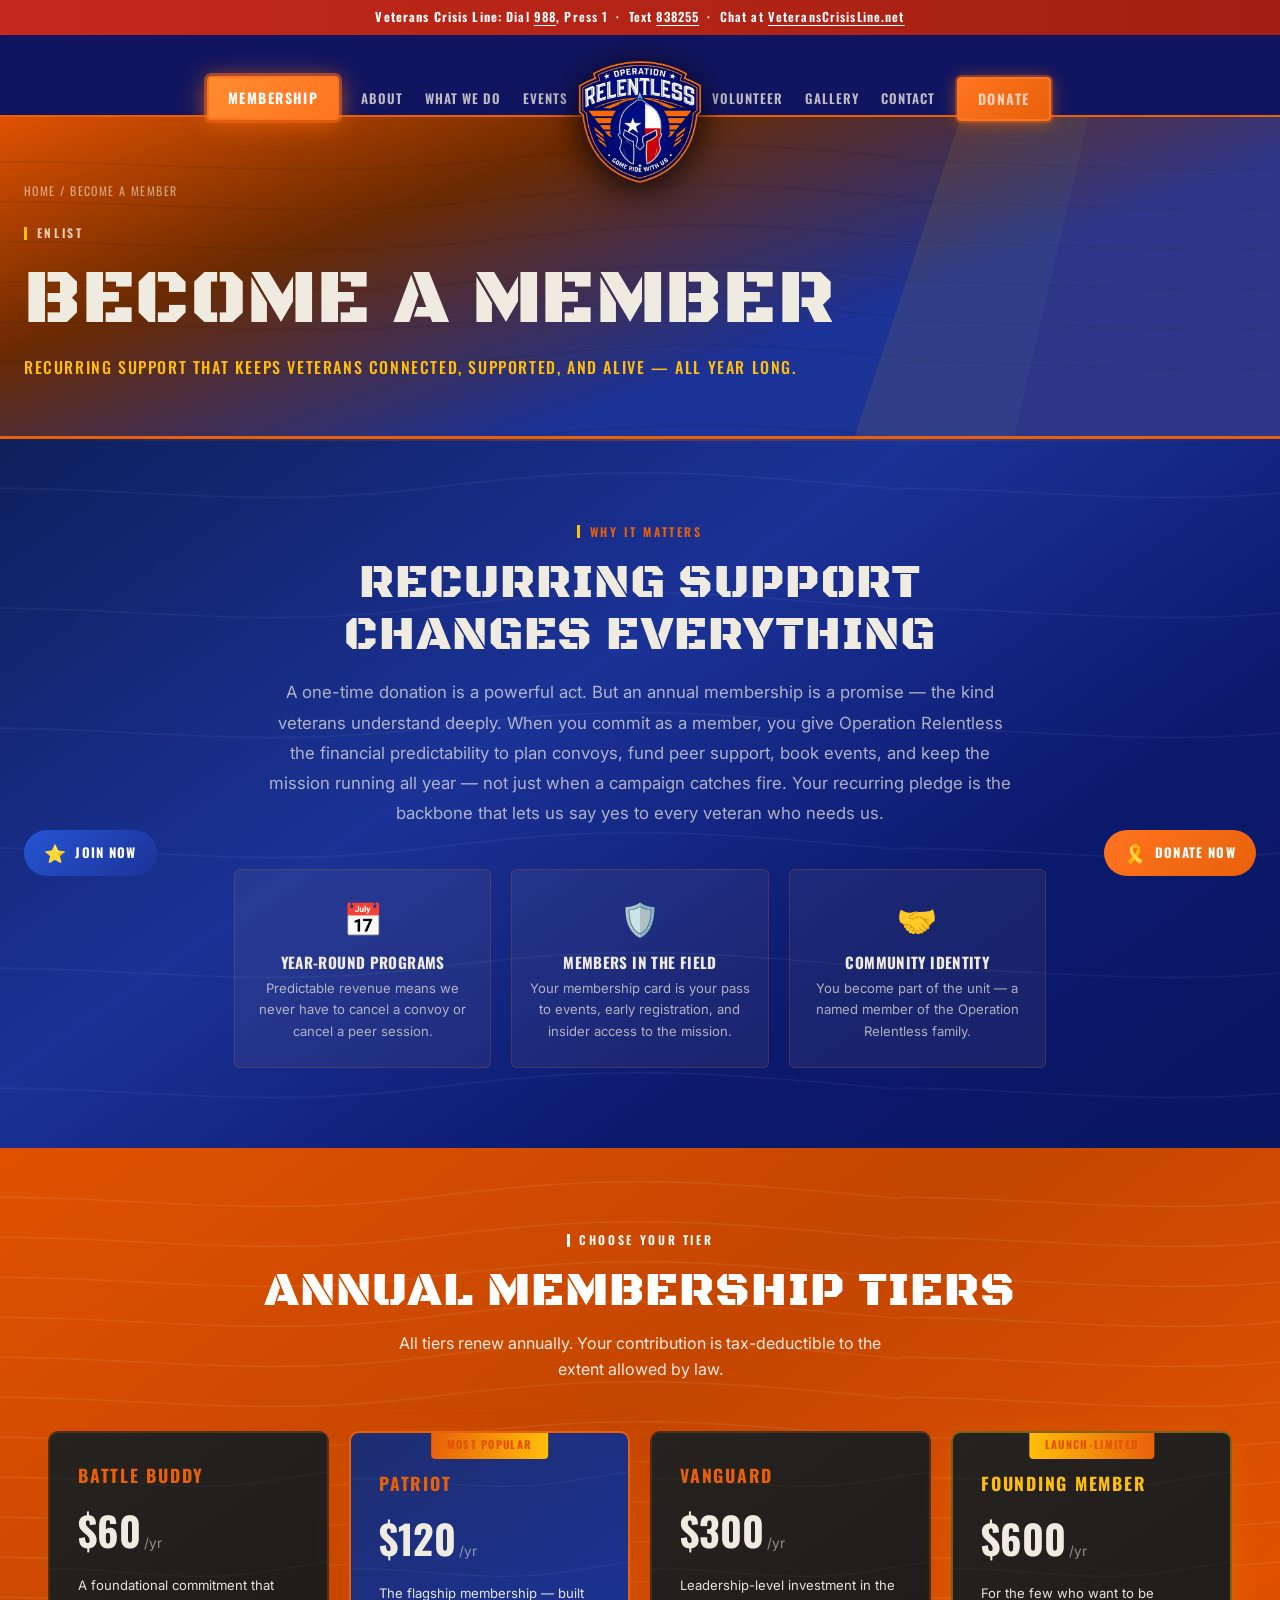
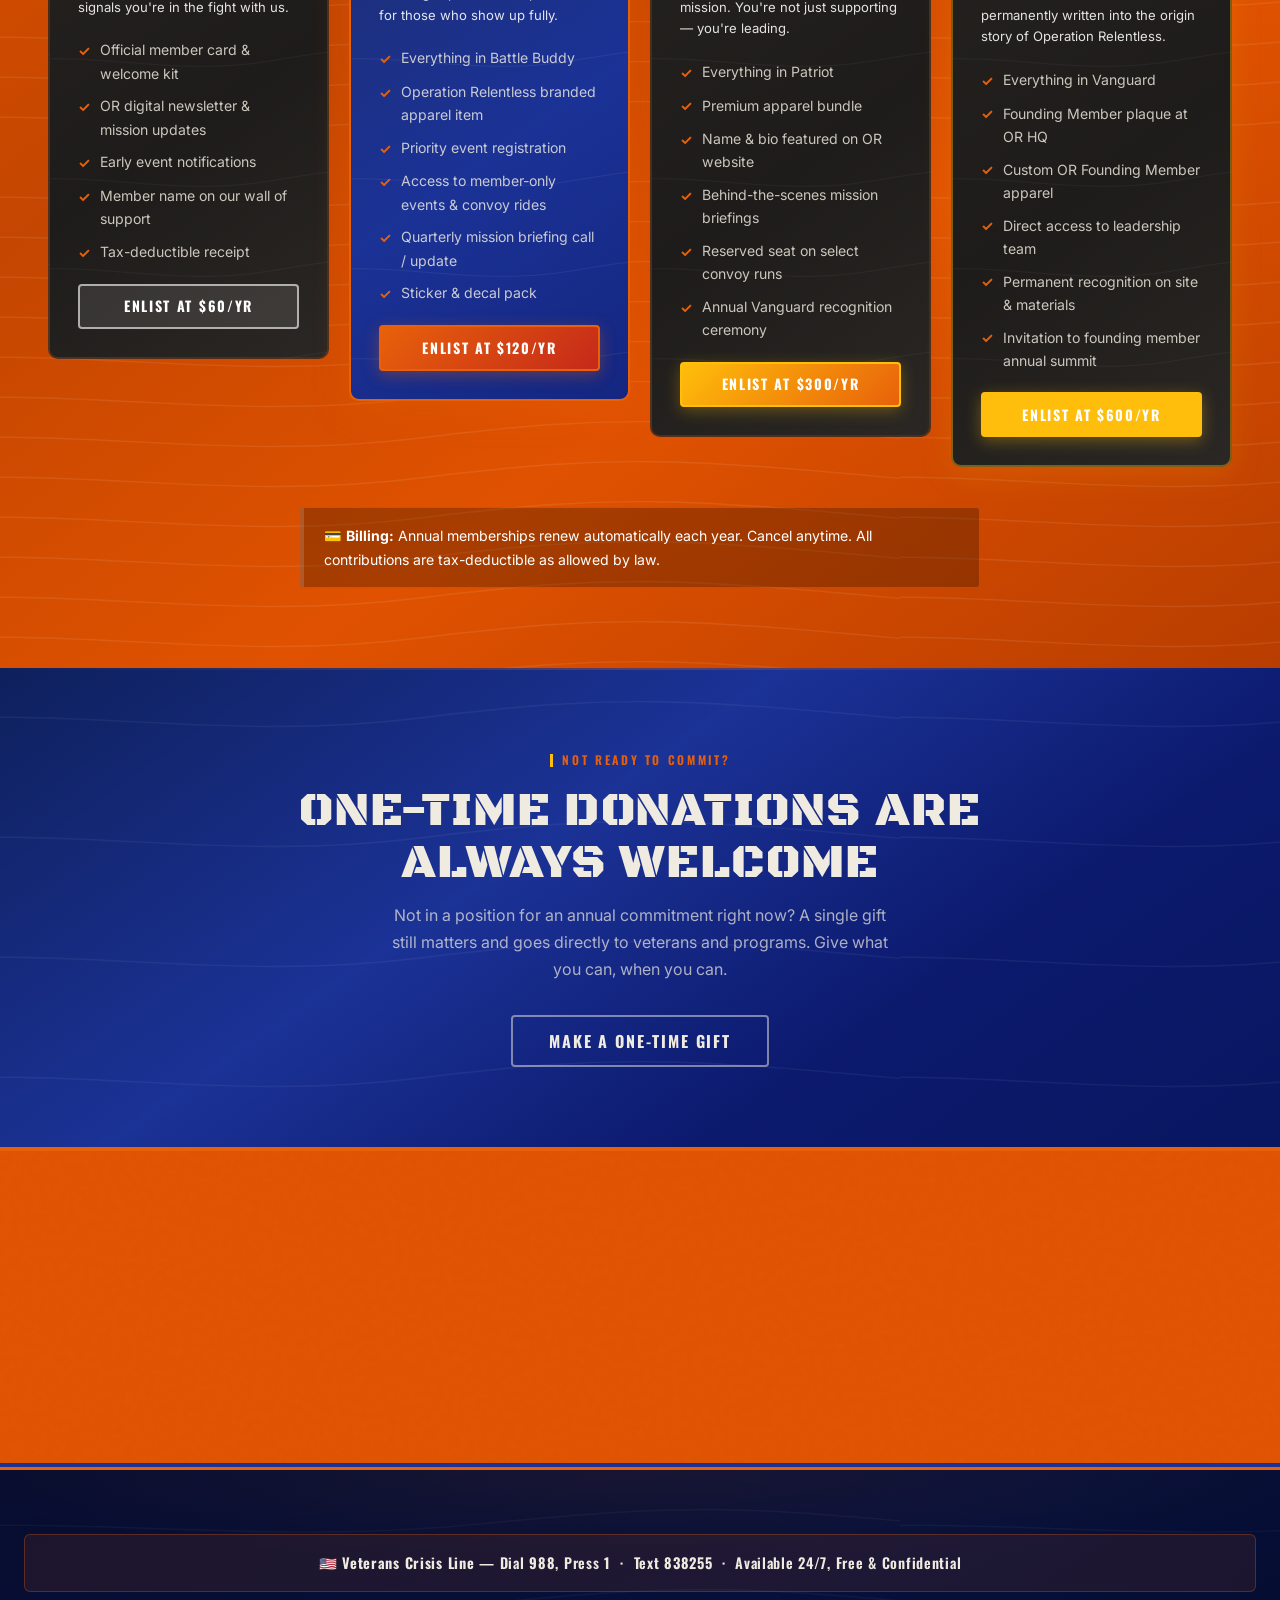
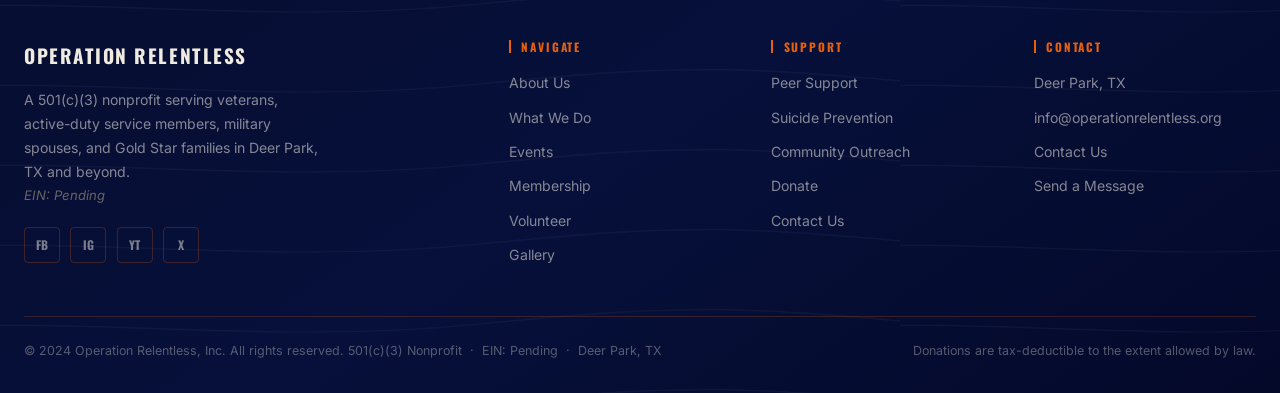
<file: membership.html>
﻿<!DOCTYPE html>
<html lang="en">
<head>
  <meta charset="UTF-8" />
  <meta name="viewport" content="width=device-width, initial-scale=1.0" />
  <meta name="description" content="Become a Member of Operation Relentless. Four annual membership tiers supporting veterans, active-duty, military families in Deer Park, TX." />
  <title>Become a Member | Operation Relentless</title>
  <link rel="preconnect" href="https://fonts.googleapis.com" />
  <link rel="preconnect" href="https://fonts.gstatic.com" crossorigin />
  <link href="https://fonts.googleapis.com/css2?family=Black+Ops+One&family=Oswald:wght@400;500;600;700&family=Inter:wght@300;400;500;600;700&display=swap" rel="stylesheet" />
  <link rel="stylesheet" href="css/styles.css" />
</head>
<body>

  <!-- CRISIS BAR -->
  <div class="crisis-bar" role="banner" aria-label="Veterans Crisis Line">
    <strong>Veterans Crisis Line:</strong> Dial <a href="tel:988">988</a>, Press&nbsp;1 &nbsp;·&nbsp; Text <a href="sms:838255">838255</a> &nbsp;·&nbsp; Chat at <a href="https://www.veteranscrisisline.net" target="_blank" rel="noopener">VeteransCrisisLine.net</a>
  </div>

  <!-- SITE HEADER -->
  <header class="site-header" id="site-header">
    <div class="header-inner">
      <nav class="site-nav site-nav-left" aria-label="Primary navigation">
        <a href="membership.html" class="nav-link member-btn active">Membership</a>
        <a href="about.html" class="nav-link">About</a>
        <a href="programs.html" class="nav-link">What We Do</a>
        <a href="events.html" class="nav-link">Events</a>
      </nav>
      <a href="index.html" class="site-logo" aria-label="Operation Relentless Home">
        <img src="images/relentheaderlogo.png" alt="Operation Relentless" class="logo-img">
      </a>
      <nav class="site-nav site-nav-right" aria-label="Secondary navigation">
        <a href="volunteer.html" class="nav-link">Volunteer</a>
        <a href="gallery.html" class="nav-link">Gallery</a>
        <a href="contact.html" class="nav-link">Contact</a>
        <a href="https://checkout.square.site/merchant/MLD4ET6TYYZG8/checkout/QXE2UXPCUWT5JK3DRUEL6EMS" class="nav-link donate-btn" target="_blank" rel="noopener">Donate</a>
      </nav>
      <button class="hamburger" aria-label="Toggle navigation menu" aria-expanded="false" aria-controls="mobile-nav">
        <span></span><span></span><span></span>
      </button>
    </div>
    <nav class="mobile-nav" id="mobile-nav" aria-label="Mobile navigation">
      <a href="about.html" class="nav-link">About</a>
      <a href="programs.html" class="nav-link">What We Do</a>
      <a href="events.html" class="nav-link">Events</a>
      <a href="volunteer.html" class="nav-link">Volunteer</a>
      <a href="gallery.html" class="nav-link">Gallery</a>
      <a href="contact.html" class="nav-link">Contact</a>
      <a href="membership.html" class="nav-link member-btn">Membership</a>
      <a href="https://checkout.square.site/merchant/MLD4ET6TYYZG8/checkout/QXE2UXPCUWT5JK3DRUEL6EMS" class="donate-btn" target="_blank" rel="noopener">Donate Now</a>
    </nav>
  </header>

  <main>

    <!-- PAGE HERO -->
    <section class="page-hero">
      <div class="page-hero-inner">
        <nav class="breadcrumb" aria-label="Breadcrumb"><a href="index.html">Home</a> / Become a Member</nav>
        <div class="section-label">Enlist</div>
        <h1>Become a Member</h1>
        <p class="hero-sub">Recurring support that keeps veterans connected, supported, and alive — all year long.</p>
      </div>
      <svg style="position:absolute;right:0;bottom:0;top:0;width:38%;height:100%;opacity:0.09;pointer-events:none;z-index:0;z-index:0;" viewBox="0 0 500 300" preserveAspectRatio="xMaxYMid slice" xmlns="http://www.w3.org/2000/svg">
        <polygon points="500,0 500,300 100,300 200,0" fill="#FFBE0B"/>
        <polygon points="500,0 500,300 250,300 320,0" fill="#E8610A"/>
        <polygon points="500,0 500,300 370,300 410,0" fill="#E8610A"/>
      </svg>
    </section>

    <!-- WHY RECURRING -->
    <section class="section section-surface" aria-label="Why recurring support matters">
      <div class="container-sm" style="text-align:center;">
        <div class="section-label reveal" style="justify-content:center;">Why It Matters</div>
        <h2 class="reveal reveal-delay-1">Recurring Support Changes Everything</h2>
        <p class="reveal reveal-delay-2" style="color:rgba(239,235,225,0.75);line-height:1.8;margin:1rem auto 0;max-width:68ch;font-size:1.05rem;">
          A one-time donation is a powerful act. But an annual membership is a promise — the kind veterans understand deeply. When you commit as a member, you give Operation Relentless the financial predictability to plan convoys, fund peer support, book events, and keep the mission running all year — not just when a campaign catches fire. Your recurring pledge is the backbone that lets us say yes to every veteran who needs us.
        </p>
        <div class="reveal reveal-delay-3" style="display:grid;grid-template-columns:repeat(3,1fr);gap:1.25rem;margin-top:2.5rem;text-align:center;">
          <div style="background:rgba(203,185,148,0.07);border:1px solid var(--tan-20);border-radius:6px;padding:1.5rem 1rem;">
            <div style="font-size:2rem;margin-bottom:0.5rem;">📅</div>
            <h4 style="font-size:0.95rem;margin-bottom:0.4rem;">Year-Round Programs</h4>
            <p style="font-size:0.82rem;color:rgba(239,235,225,0.6);">Predictable revenue means we never have to cancel a convoy or cancel a peer session.</p>
          </div>
          <div style="background:rgba(203,185,148,0.07);border:1px solid var(--tan-20);border-radius:6px;padding:1.5rem 1rem;">
            <div style="font-size:2rem;margin-bottom:0.5rem;">🛡️</div>
            <h4 style="font-size:0.95rem;margin-bottom:0.4rem;">Members in the Field</h4>
            <p style="font-size:0.82rem;color:rgba(239,235,225,0.6);">Your membership card is your pass to events, early registration, and insider access to the mission.</p>
          </div>
          <div style="background:rgba(203,185,148,0.07);border:1px solid var(--tan-20);border-radius:6px;padding:1.5rem 1rem;">
            <div style="font-size:2rem;margin-bottom:0.5rem;">🤝</div>
            <h4 style="font-size:0.95rem;margin-bottom:0.4rem;">Community Identity</h4>
            <p style="font-size:0.82rem;color:rgba(239,235,225,0.6);">You become part of the unit — a named member of the Operation Relentless family.</p>
          </div>
        </div>
      </div>
    </section>

    <!-- ================================================
         MEMBERSHIP TIERS
         ================================================ -->
    <section class="section topo-bg" aria-label="Membership tiers">
      <div class="container">
        <div style="text-align:center;margin-bottom:3rem;">
          <div class="section-label reveal" style="justify-content:center;">Choose Your Tier</div>
          <h2 class="reveal reveal-delay-1">Annual Membership Tiers</h2>
          <p class="reveal reveal-delay-2" style="color:rgba(239,235,225,0.65);max-width:50ch;margin:0.75rem auto 0;">
            All tiers renew annually. Your contribution is tax-deductible to the extent allowed by law.
          </p>
        </div>

        <div class="grid-4" style="gap:1.25rem;align-items:start;width:100%;">

          <!-- TIER 1: Battle Buddy -->
          <div class="tier-card reveal reveal-delay-1">
            <div class="tier-name">Battle Buddy</div>
            <div class="tier-price">
              <span class="amount">$60</span><span class="period">/yr</span>
            </div>
            <p style="font-size:0.82rem;color:rgba(239,235,225,0.55);">A foundational commitment that signals you're in the fight with us.</p>
            <ul class="tier-perks">
              <li>Official member card &amp; welcome kit</li>
              <li>OR digital newsletter &amp; mission updates</li>
              <li>Early event notifications</li>
              <li>Member name on our wall of support</li>
              <li>Tax-deductible receipt</li>
            </ul>
            <a href="#" class="btn btn-outline">
              Enlist at $60/yr
            </a>
          </div>

          <!-- TIER 2: Patriot (FEATURED) -->
          <div class="tier-card featured reveal reveal-delay-2">
            <div class="tier-badge">Most Popular</div>
            <div class="tier-name" style="color:var(--orange);margin-top:0.5rem;">Patriot</div>
            <div class="tier-price">
              <span class="amount">$120</span><span class="period">/yr</span>
            </div>
            <p style="font-size:0.82rem;color:rgba(239,235,225,0.55);">The flagship membership — built for those who show up fully.</p>
            <ul class="tier-perks">
              <li>Everything in Battle Buddy</li>
              <li>Operation Relentless branded apparel item</li>
              <li>Priority event registration</li>
              <li>Access to member-only events &amp; convoy rides</li>
              <li>Quarterly mission briefing call / update</li>
              <li>Sticker &amp; decal pack</li>
            </ul>
            <a href="#" class="btn btn-red">
              Enlist at $120/yr
            </a>
          </div>

          <!-- TIER 3: Vanguard -->
          <div class="tier-card reveal reveal-delay-3">
            <div class="tier-name">Vanguard</div>
            <div class="tier-price">
              <span class="amount">$300</span><span class="period">/yr</span>
            </div>
            <p style="font-size:0.82rem;color:rgba(239,235,225,0.55);">Leadership-level investment in the mission. You're not just supporting — you're leading.</p>
            <ul class="tier-perks">
              <li>Everything in Patriot</li>
              <li>Premium apparel bundle</li>
              <li>Name &amp; bio featured on OR website</li>
              <li>Behind-the-scenes mission briefings</li>
              <li>Reserved seat on select convoy runs</li>
              <li>Annual Vanguard recognition ceremony</li>
            </ul>
            <a href="#" class="btn btn-tan">
              Enlist at $300/yr
            </a>
          </div>

          <!-- TIER 4: Founding Member -->
          <div class="tier-card reveal reveal-delay-4" style="border-color:rgba(255,190,11,0.4);box-shadow:0 8px 32px rgba(255,190,11,0.15);">
            <div class="tier-badge" style="background:linear-gradient(90deg,var(--yellow),var(--orange));color:var(--navy);">Launch-Limited</div>
            <div class="tier-name" style="color:var(--yellow);margin-top:0.5rem;">Founding Member</div>
            <div class="tier-price">
              <span class="amount">$600</span><span class="period">/yr</span>
            </div>
            <p style="font-size:0.82rem;color:rgba(239,235,225,0.55);">For the few who want to be permanently written into the origin story of Operation Relentless.</p>
            <ul class="tier-perks">
              <li>Everything in Vanguard</li>
              <li>Founding Member plaque at OR HQ</li>
              <li>Custom OR Founding Member apparel</li>
              <li>Direct access to leadership team</li>
              <li>Permanent recognition on site &amp; materials</li>
              <li>Invitation to founding member annual summit</li>
            </ul>
            <a href="#" class="btn btn-yellow">
              Enlist at $600/yr
            </a>
          </div>

        </div>

        <!-- Notes -->
        <div style="max-width:680px;margin:2.5rem auto 0;" class="reveal">
          <div class="notice">💳 <strong>Billing:</strong> Annual memberships renew automatically each year. Cancel anytime. All contributions are tax-deductible as allowed by law.</div>
        </div>

      </div>
    </section>

    <!-- ONE-TIME DONATE BRIDGE -->
    <section class="section section-surface" aria-label="One-time donation option">
      <div class="container-sm" style="text-align:center;">
        <div class="section-label reveal" style="justify-content:center;">Not Ready to Commit?</div>
        <h2 class="reveal reveal-delay-1">One-Time Donations Are Always Welcome</h2>
        <p class="reveal reveal-delay-2" style="color:rgba(239,235,225,0.7);max-width:52ch;margin:0.75rem auto 2rem;line-height:1.7;">
          Not in a position for an annual commitment right now? A single gift still matters and goes directly to veterans and programs. Give what you can, when you can.
        </p>
        <div class="reveal reveal-delay-3">
          <a href="https://checkout.square.site/merchant/MLD4ET6TYYZG8/checkout/QXE2UXPCUWT5JK3DRUEL6EMS" class="btn btn-outline btn-lg" target="_blank" rel="noopener">Make a One-Time Gift</a>
        </div>
      </div>
    </section>

  </main>

  <!-- MAP -->
  <section class="site-map-section" aria-label="Our location in Deer Park, TX">
    <iframe
      src="https://www.openstreetmap.org/export/embed.html?bbox=-95.30%2C29.62%2C-94.95%2C29.80&layer=mapnik&marker=29.7058%2C-95.1235"
      width="100%" height="320" style="border:0;" allowfullscreen=""
      loading="lazy" referrerpolicy="no-referrer-when-downgrade"
      title="Operation Relentless location — Deer Park, TX">
    </iframe>
  </section>

  <!-- FOOTER -->
  <footer class="site-footer" role="contentinfo">
    <div class="footer-inner">
      <div class="footer-crisis" aria-label="Veterans Crisis Line">
        🇺🇸 <strong>Veterans Crisis Line</strong> — Dial <strong>988</strong>, Press <strong>1</strong> &nbsp;·&nbsp; Text <strong>838255</strong> &nbsp;·&nbsp; Available 24/7, Free &amp; Confidential
      </div>
      <div class="footer-grid">
        <div class="footer-brand">
          <div style="font-family:var(--font-display);font-size:1.2rem;font-weight:700;color:var(--cream);letter-spacing:0.08em;text-transform:uppercase;">Operation Relentless</div>
          <p>A 501(c)(3) nonprofit serving veterans, active-duty service members, military spouses, and Gold Star families in Deer Park, TX and beyond.<br><em style="color:rgba(203,185,148,0.5);font-size:0.82rem;">EIN: Pending</em></p>
          <div class="social-links">
            <a href="#" class="social-link" aria-label="Facebook">FB</a>
            <a href="#" class="social-link" aria-label="Instagram">IG</a>
            <a href="#" class="social-link" aria-label="YouTube">YT</a>
            <a href="#" class="social-link" aria-label="Twitter/X">X</a>
          </div>
        </div>
        <div class="footer-col"><h4>Navigate</h4><ul><li><a href="about.html">About Us</a></li><li><a href="programs.html">What We Do</a></li><li><a href="events.html">Events</a></li><li><a href="membership.html">Membership</a></li><li><a href="volunteer.html">Volunteer</a></li><li><a href="gallery.html">Gallery</a></li></ul></div>
        <div class="footer-col"><h4>Support</h4><ul><li><a href="programs.html">Peer Support</a></li><li><a href="programs.html#prevention">Suicide Prevention</a></li><li><a href="programs.html#outreach">Community Outreach</a></li><li><a href="https://checkout.square.site/merchant/MLD4ET6TYYZG8/checkout/QXE2UXPCUWT5JK3DRUEL6EMS" target="_blank" rel="noopener">Donate</a></li><li><a href="contact.html">Contact Us</a></li></ul></div>
        <div class="footer-col"><h4>Contact</h4><ul><li><a href="#">Deer Park, TX</a></li><li><a href="mailto:info@operationrelentless.org">info@operationrelentless.org</a></li><li><a href="contact.html">Contact Us</a></li><li><a href="contact.html">Send a Message</a></li></ul></div>
      </div>
      <div class="footer-bottom">
        <p>© 2024 Operation Relentless, Inc. All rights reserved. 501(c)(3) Nonprofit &nbsp;·&nbsp; EIN: Pending &nbsp;·&nbsp; Deer Park, TX</p>
        <p>Donations are tax-deductible to the extent allowed by law.</p>
      </div>
    </div>
  </footer>

  <!-- Sticky CTAs -->
  <a href="https://checkout.square.site/merchant/MLD4ET6TYYZG8/checkout/QXE2UXPCUWT5JK3DRUEL6EMS" class="sticky-cta sticky-cta-donate" target="_blank" rel="noopener" aria-label="Donate now">
    <span class="sticky-icon">🎗️</span> Donate Now
  </a>
  <a href="membership.html" class="sticky-cta sticky-cta-member" aria-label="Become a member">
    <span class="sticky-icon">⭐</span> Join Now
  </a>

  <script src="js/main.js"></script>
</body>
</html>
</file>
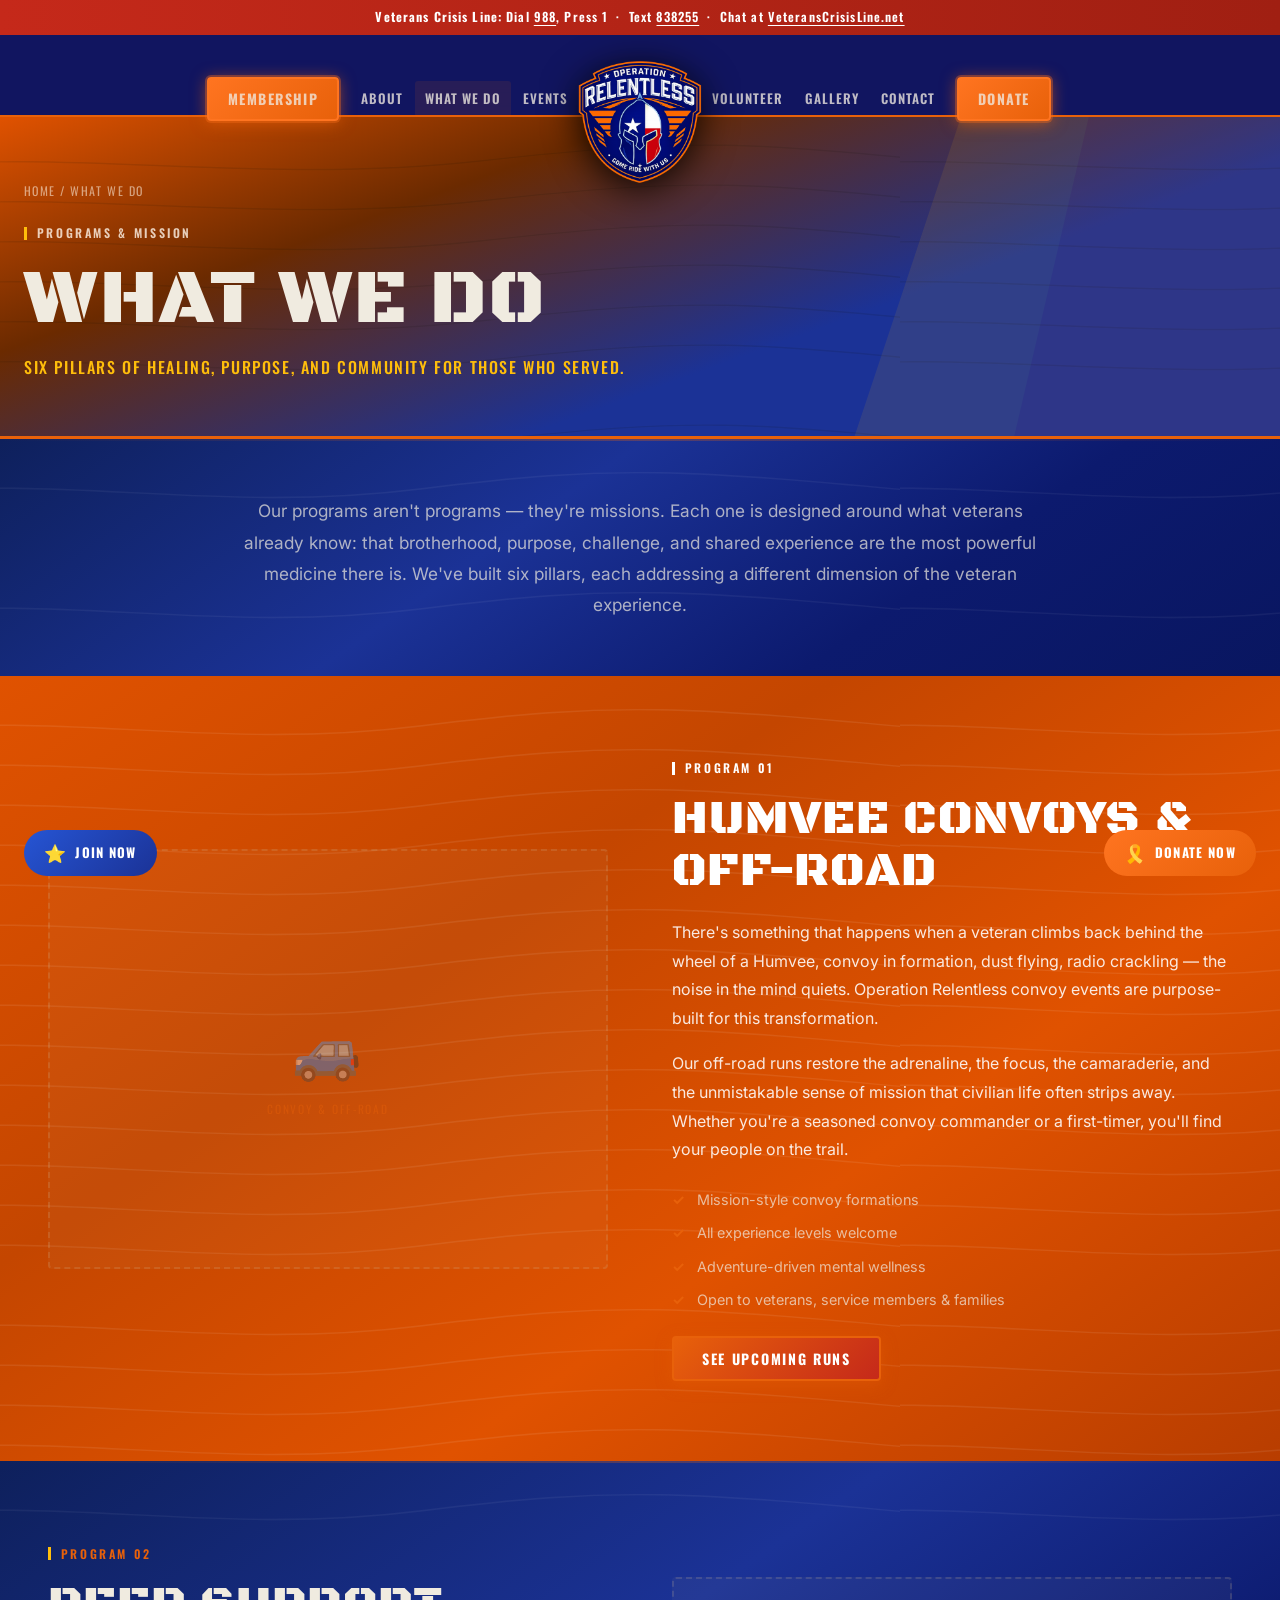
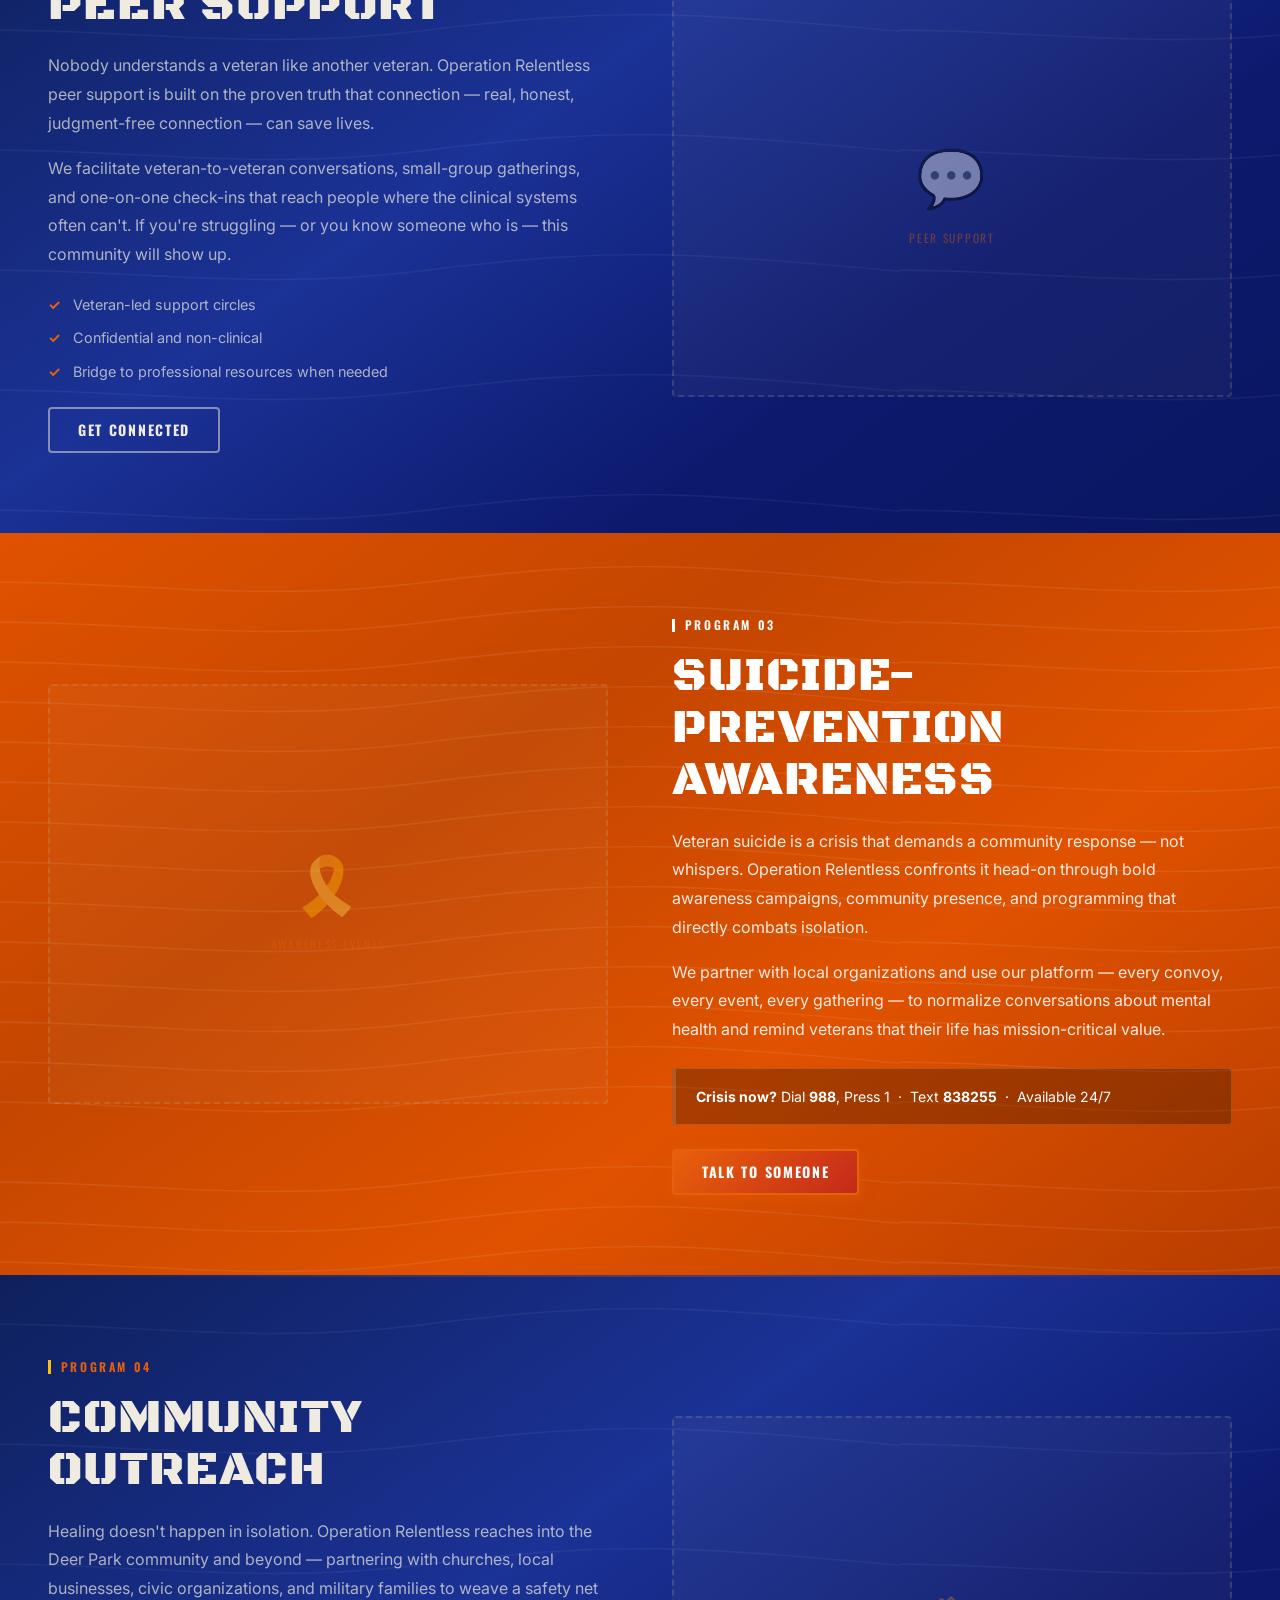
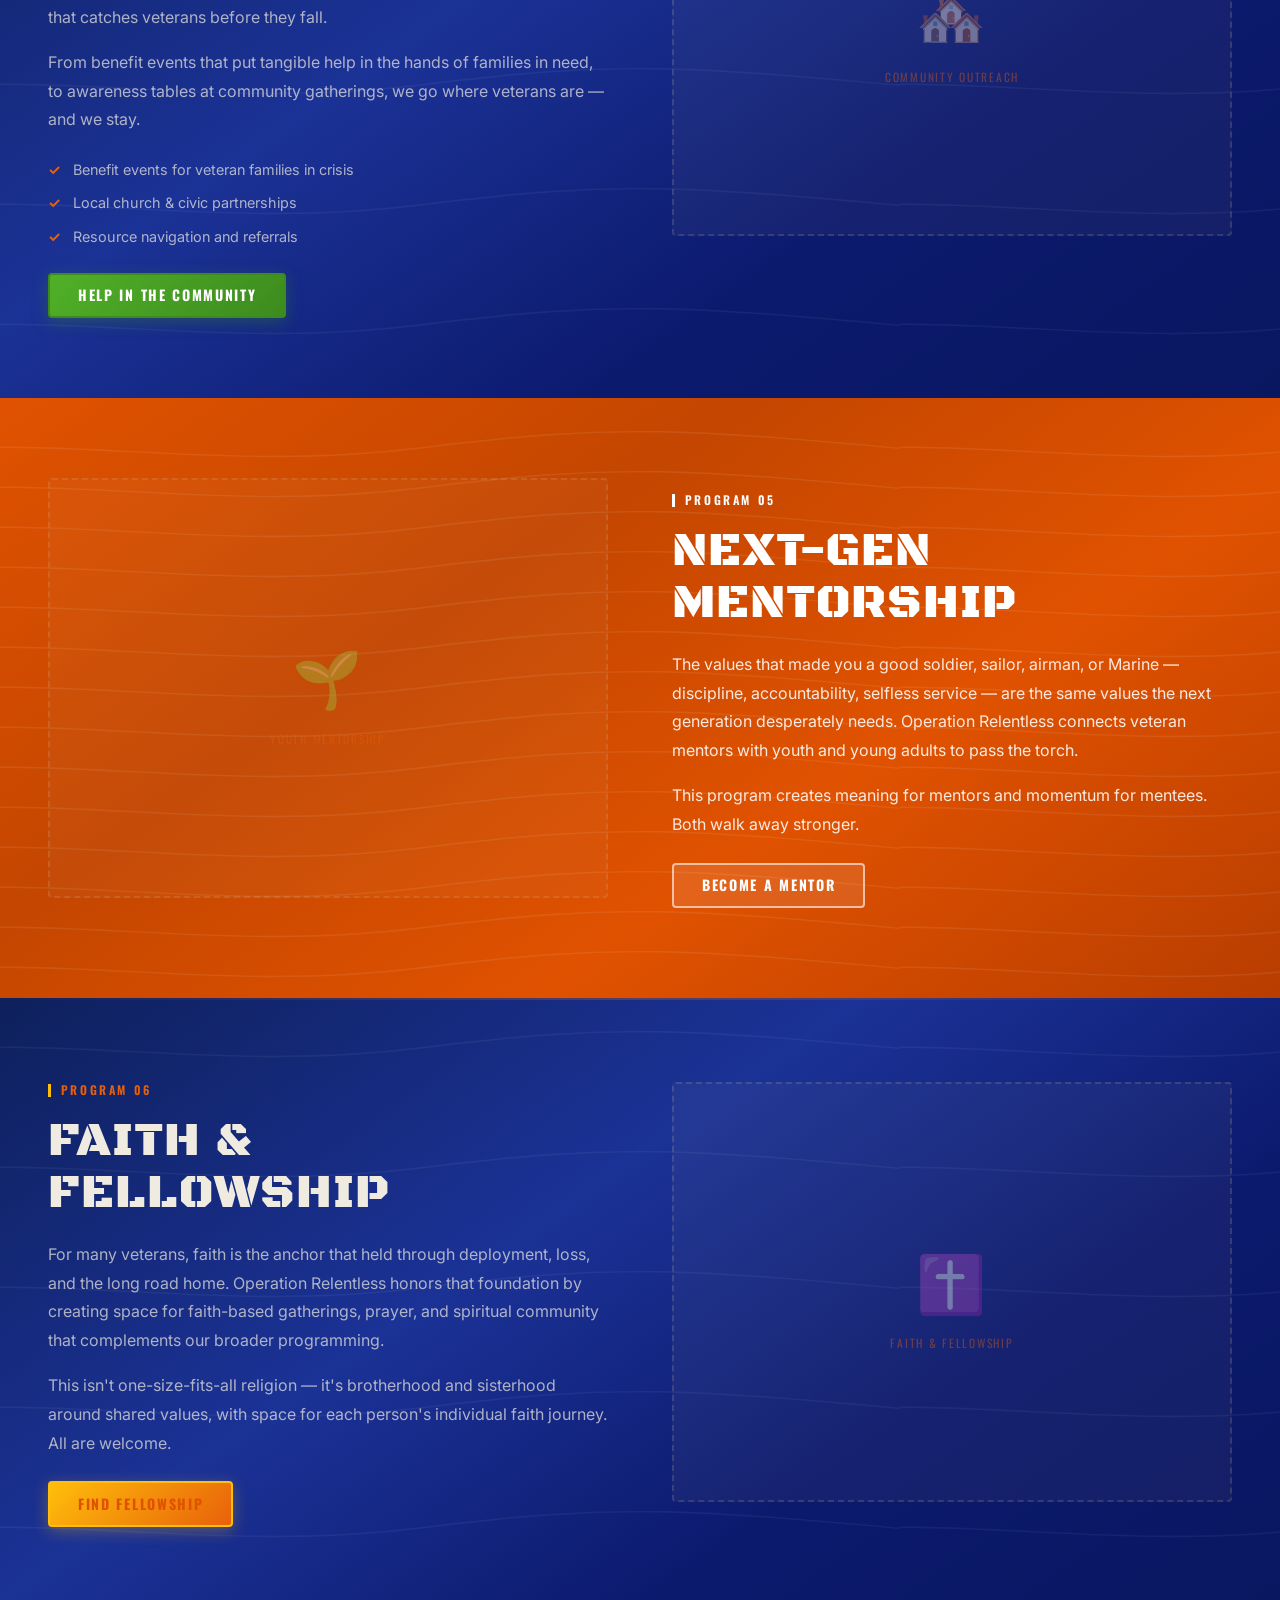
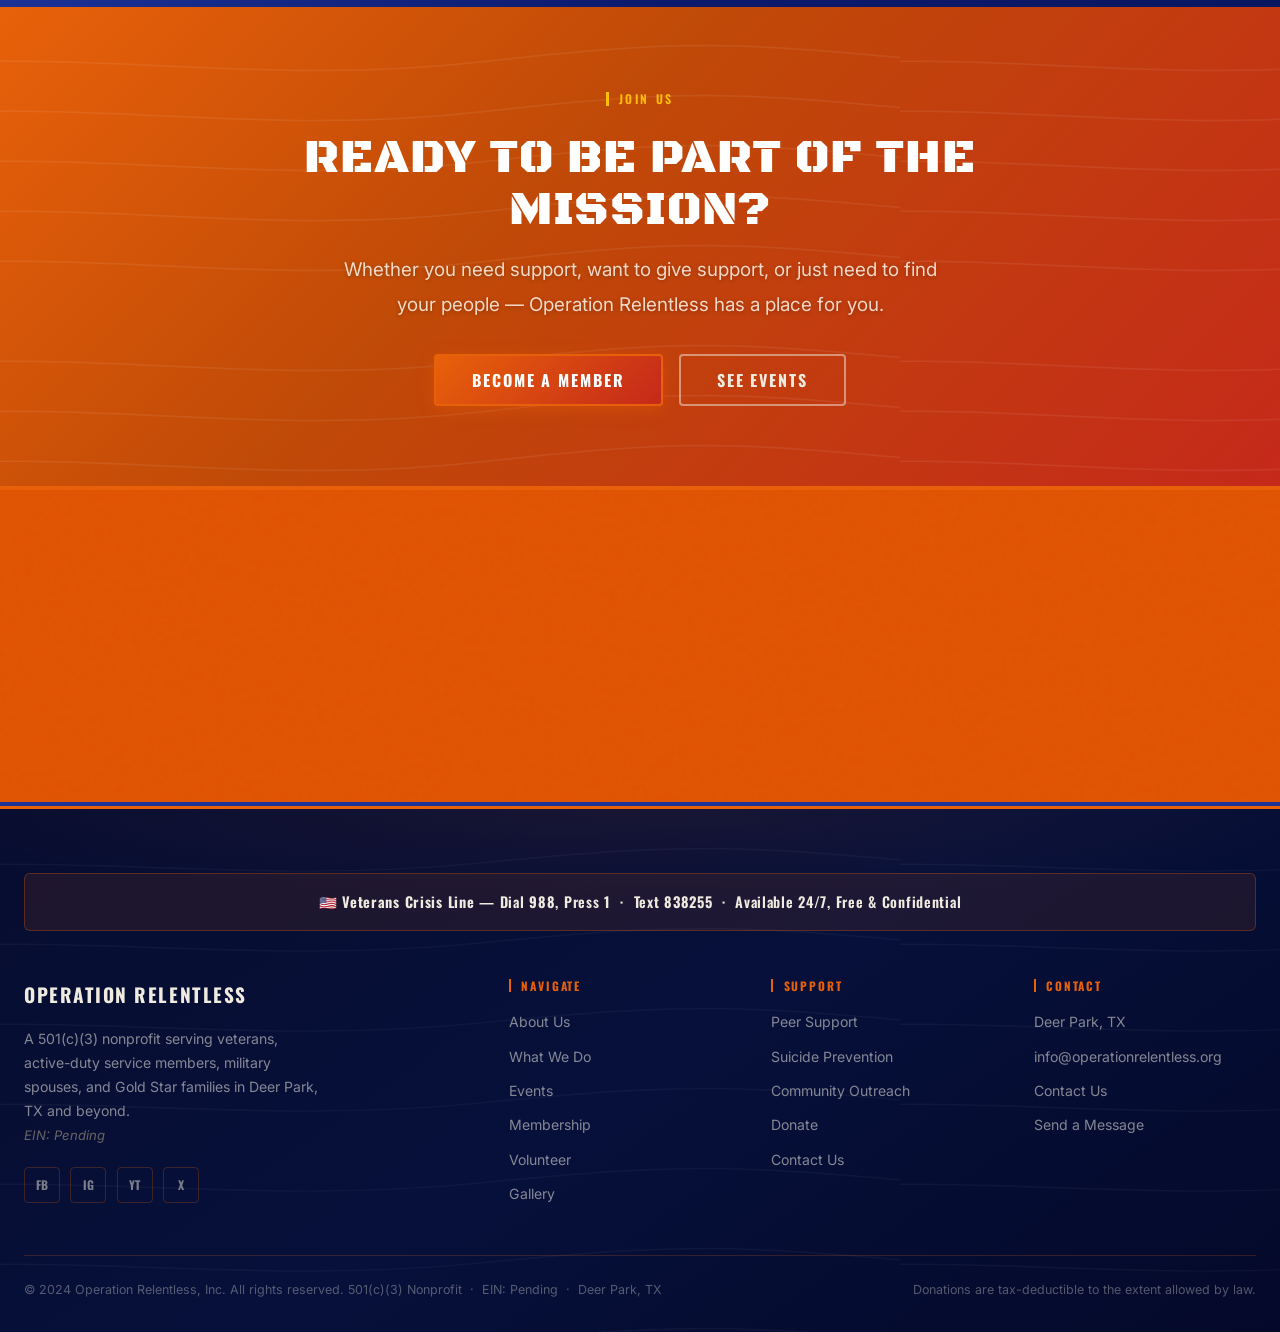
<file: programs.html>
﻿<!DOCTYPE html>
<html lang="en">
<head>
  <meta charset="UTF-8" />
  <meta name="viewport" content="width=device-width, initial-scale=1.0" />
  <meta name="description" content="Explore Operation Relentless programs: Humvee convoys, peer support, suicide prevention, community outreach, next-gen mentorship, and faith &amp; fellowship for veterans." />
  <title>What We Do | Operation Relentless</title>
  <link rel="preconnect" href="https://fonts.googleapis.com" />
  <link rel="preconnect" href="https://fonts.gstatic.com" crossorigin />
  <link href="https://fonts.googleapis.com/css2?family=Black+Ops+One&family=Oswald:wght@400;500;600;700&family=Inter:wght@300;400;500;600;700&display=swap" rel="stylesheet" />
  <link rel="stylesheet" href="css/styles.css" />
</head>
<body>

  <!-- CRISIS BAR -->
  <div class="crisis-bar" role="banner" aria-label="Veterans Crisis Line">
    <strong>Veterans Crisis Line:</strong> Dial <a href="tel:988">988</a>, Press&nbsp;1 &nbsp;·&nbsp; Text <a href="sms:838255">838255</a> &nbsp;·&nbsp; Chat at <a href="https://www.veteranscrisisline.net" target="_blank" rel="noopener">VeteransCrisisLine.net</a>
  </div>

  <!-- SITE HEADER -->
  <header class="site-header" id="site-header">
    <div class="header-inner">
      <nav class="site-nav site-nav-left" aria-label="Primary navigation">
        <a href="membership.html" class="nav-link member-btn">Membership</a>
        <a href="about.html" class="nav-link">About</a>
        <a href="programs.html" class="nav-link active">What We Do</a>
        <a href="events.html" class="nav-link">Events</a>
      </nav>
      <a href="index.html" class="site-logo" aria-label="Operation Relentless Home">
        <img src="images/relentheaderlogo.png" alt="Operation Relentless" class="logo-img">
      </a>
      <nav class="site-nav site-nav-right" aria-label="Secondary navigation">
        <a href="volunteer.html" class="nav-link">Volunteer</a>
        <a href="gallery.html" class="nav-link">Gallery</a>
        <a href="contact.html" class="nav-link">Contact</a>
        <a href="https://checkout.square.site/merchant/MLD4ET6TYYZG8/checkout/QXE2UXPCUWT5JK3DRUEL6EMS" class="nav-link donate-btn" target="_blank" rel="noopener">Donate</a>
      </nav>
      <button class="hamburger" aria-label="Toggle navigation menu" aria-expanded="false" aria-controls="mobile-nav">
        <span></span><span></span><span></span>
      </button>
    </div>
    <nav class="mobile-nav" id="mobile-nav" aria-label="Mobile navigation">
      <a href="about.html" class="nav-link">About</a>
      <a href="programs.html" class="nav-link">What We Do</a>
      <a href="events.html" class="nav-link">Events</a>
      <a href="volunteer.html" class="nav-link">Volunteer</a>
      <a href="gallery.html" class="nav-link">Gallery</a>
      <a href="contact.html" class="nav-link">Contact</a>
      <a href="membership.html" class="nav-link member-btn">Membership</a>
      <a href="https://checkout.square.site/merchant/MLD4ET6TYYZG8/checkout/QXE2UXPCUWT5JK3DRUEL6EMS" class="donate-btn" target="_blank" rel="noopener">Donate Now</a>
    </nav>
  </header>

  <main>

    <!-- PAGE HERO -->
    <section class="page-hero">
      <div class="page-hero-inner">
        <nav class="breadcrumb" aria-label="Breadcrumb"><a href="index.html">Home</a> / What We Do</nav>
        <div class="section-label">Programs &amp; Mission</div>
        <h1>What We Do</h1>
        <p class="hero-sub">Six pillars of healing, purpose, and community for those who served.</p>
      </div>
      <svg style="position:absolute;right:0;bottom:0;top:0;width:38%;height:100%;opacity:0.09;pointer-events:none;z-index:0;z-index:0;" viewBox="0 0 500 300" preserveAspectRatio="xMaxYMid slice" xmlns="http://www.w3.org/2000/svg">
        <polygon points="500,0 500,300 100,300 200,0" fill="#FFBE0B"/>
        <polygon points="500,0 500,300 250,300 320,0" fill="#E8610A"/>
        <polygon points="500,0 500,300 370,300 410,0" fill="#E8610A"/>
      </svg>
    </section>

    <!-- INTRO -->
    <section class="section-sm section-surface" aria-label="Programs intro">
      <div class="container-sm" style="text-align:center;">
        <p class="reveal" style="font-size:1.08rem;color:rgba(239,235,225,0.75);line-height:1.8;max-width:72ch;margin:0 auto;">
          Our programs aren't programs — they're missions. Each one is designed around what veterans already know: that brotherhood, purpose, challenge, and shared experience are the most powerful medicine there is. We've built six pillars, each addressing a different dimension of the veteran experience.
        </p>
      </div>
    </section>

    <!-- ================================================
         PROGRAM 1 — CONVOYS
         ================================================ -->
    <section id="convoys" class="section topo-bg" aria-label="Humvee Convoys and Off-Road">
      <div class="container">
        <div style="display:grid;grid-template-columns:1fr 1fr;gap:4rem;align-items:center;">
          <div class="reveal-left">
            <div class="img-placeholder" style="aspect-ratio:4/3;height:auto;">
              <div style="font-size:3.5rem;">🚙</div>
              Convoy & Off-Road
            </div>
          </div>
          <div class="reveal-right">
            <div class="section-label" style="color:var(--orange);">Program 01</div>
            <h2 style="margin-bottom:1.25rem;">Humvee Convoys &amp; Off-Road</h2>
            <p style="color:rgba(239,235,225,0.75);line-height:1.8;margin-bottom:1rem;">
              There's something that happens when a veteran climbs back behind the wheel of a Humvee, convoy in formation, dust flying, radio crackling — the noise in the mind quiets. Operation Relentless convoy events are purpose-built for this transformation.
            </p>
            <p style="color:rgba(239,235,225,0.75);line-height:1.8;margin-bottom:1.5rem;">
              Our off-road runs restore the adrenaline, the focus, the camaraderie, and the unmistakable sense of mission that civilian life often strips away. Whether you're a seasoned convoy commander or a first-timer, you'll find your people on the trail.
            </p>
            <div style="display:flex;flex-direction:column;gap:0.6rem;margin-bottom:1.5rem;">
              <div style="display:flex;align-items:center;gap:0.75rem;font-size:0.9rem;color:rgba(239,235,225,0.7);">
                <span style="color:var(--tan);font-weight:700;">✓</span> Mission-style convoy formations
              </div>
              <div style="display:flex;align-items:center;gap:0.75rem;font-size:0.9rem;color:rgba(239,235,225,0.7);">
                <span style="color:var(--tan);font-weight:700;">✓</span> All experience levels welcome
              </div>
              <div style="display:flex;align-items:center;gap:0.75rem;font-size:0.9rem;color:rgba(239,235,225,0.7);">
                <span style="color:var(--tan);font-weight:700;">✓</span> Adventure-driven mental wellness
              </div>
              <div style="display:flex;align-items:center;gap:0.75rem;font-size:0.9rem;color:rgba(239,235,225,0.7);">
                <span style="color:var(--tan);font-weight:700;">✓</span> Open to veterans, service members &amp; families
              </div>
            </div>
            <a href="events.html" class="btn btn-red">See Upcoming Runs</a>
          </div>
        </div>
      </div>
    </section>

    <!-- ================================================
         PROGRAM 2 — PEER SUPPORT
         ================================================ -->
    <section id="peer-support" class="section section-surface" aria-label="Peer Support">
      <div class="container">
        <div style="display:grid;grid-template-columns:1fr 1fr;gap:4rem;align-items:center;">
          <div class="reveal-left">
            <div class="section-label" style="color:var(--yellow);">Program 02</div>
            <h2 style="margin-bottom:1.25rem;">Peer Support</h2>
            <p style="color:rgba(239,235,225,0.75);line-height:1.8;margin-bottom:1rem;">
              Nobody understands a veteran like another veteran. Operation Relentless peer support is built on the proven truth that connection — real, honest, judgment-free connection — can save lives.
            </p>
            <p style="color:rgba(239,235,225,0.75);line-height:1.8;margin-bottom:1.5rem;">
              We facilitate veteran-to-veteran conversations, small-group gatherings, and one-on-one check-ins that reach people where the clinical systems often can't. If you're struggling — or you know someone who is — this community will show up.
            </p>
            <div style="display:flex;flex-direction:column;gap:0.6rem;margin-bottom:1.5rem;">
              <div style="display:flex;align-items:center;gap:0.75rem;font-size:0.9rem;color:rgba(239,235,225,0.7);">
                <span style="color:var(--tan);font-weight:700;">✓</span> Veteran-led support circles
              </div>
              <div style="display:flex;align-items:center;gap:0.75rem;font-size:0.9rem;color:rgba(239,235,225,0.7);">
                <span style="color:var(--tan);font-weight:700;">✓</span> Confidential and non-clinical
              </div>
              <div style="display:flex;align-items:center;gap:0.75rem;font-size:0.9rem;color:rgba(239,235,225,0.7);">
                <span style="color:var(--tan);font-weight:700;">✓</span> Bridge to professional resources when needed
              </div>
            </div>
            <a href="contact.html" class="btn btn-outline">Get Connected</a>
          </div>
          <div class="reveal-right">
            <div class="img-placeholder" style="aspect-ratio:4/3;height:auto;">
              <div style="font-size:3.5rem;">💬</div>
              Peer Support
            </div>
          </div>
        </div>
      </div>
    </section>

    <!-- ================================================
         PROGRAM 3 — SUICIDE PREVENTION
         ================================================ -->
    <section id="prevention" class="section topo-bg" aria-label="Suicide Prevention Awareness">
      <div class="container">
        <div style="display:grid;grid-template-columns:1fr 1fr;gap:4rem;align-items:center;">
          <div class="reveal-left">
            <div class="img-placeholder" style="aspect-ratio:4/3;height:auto;">
              <div style="font-size:3.5rem;">🎗️</div>
              Awareness Events
            </div>
          </div>
          <div class="reveal-right">
            <div class="section-label" style="color:#FF6B5E;">Program 03</div>
            <h2 style="margin-bottom:1.25rem;">Suicide-Prevention Awareness</h2>
            <p style="color:rgba(239,235,225,0.75);line-height:1.8;margin-bottom:1rem;">
              Veteran suicide is a crisis that demands a community response — not whispers. Operation Relentless confronts it head-on through bold awareness campaigns, community presence, and programming that directly combats isolation.
            </p>
            <p style="color:rgba(239,235,225,0.75);line-height:1.8;margin-bottom:1.5rem;">
              We partner with local organizations and use our platform — every convoy, every event, every gathering — to normalize conversations about mental health and remind veterans that their life has mission-critical value.
            </p>
            <div class="notice red" style="margin-bottom:1.5rem;background:rgba(197,41,26,0.1);border-left-color:var(--red);">
              <strong>Crisis now?</strong> Dial <strong>988</strong>, Press 1 &nbsp;·&nbsp; Text <strong>838255</strong> &nbsp;·&nbsp; Available 24/7
            </div>
            <a href="contact.html" class="btn btn-red">Talk to Someone</a>
          </div>
        </div>
      </div>
    </section>

    <!-- ================================================
         PROGRAM 4 — COMMUNITY OUTREACH
         ================================================ -->
    <section id="outreach" class="section section-surface" aria-label="Community Outreach">
      <div class="container">
        <div style="display:grid;grid-template-columns:1fr 1fr;gap:4rem;align-items:center;">
          <div class="reveal-left">
            <div class="section-label" style="color:var(--green-hot);">Program 04</div>
            <h2 style="margin-bottom:1.25rem;">Community Outreach</h2>
            <p style="color:rgba(239,235,225,0.75);line-height:1.8;margin-bottom:1rem;">
              Healing doesn't happen in isolation. Operation Relentless reaches into the Deer Park community and beyond — partnering with churches, local businesses, civic organizations, and military families to weave a safety net that catches veterans before they fall.
            </p>
            <p style="color:rgba(239,235,225,0.75);line-height:1.8;margin-bottom:1.5rem;">
              From benefit events that put tangible help in the hands of families in need, to awareness tables at community gatherings, we go where veterans are — and we stay.
            </p>
            <div style="display:flex;flex-direction:column;gap:0.6rem;margin-bottom:1.5rem;">
              <div style="display:flex;align-items:center;gap:0.75rem;font-size:0.9rem;color:rgba(239,235,225,0.7);">
                <span style="color:var(--tan);font-weight:700;">✓</span> Benefit events for veteran families in crisis
              </div>
              <div style="display:flex;align-items:center;gap:0.75rem;font-size:0.9rem;color:rgba(239,235,225,0.7);">
                <span style="color:var(--tan);font-weight:700;">✓</span> Local church &amp; civic partnerships
              </div>
              <div style="display:flex;align-items:center;gap:0.75rem;font-size:0.9rem;color:rgba(239,235,225,0.7);">
                <span style="color:var(--tan);font-weight:700;">✓</span> Resource navigation and referrals
              </div>
            </div>
            <a href="volunteer.html" class="btn btn-olive">Help in the Community</a>
          </div>
          <div class="reveal-right">
            <div class="img-placeholder" style="aspect-ratio:4/3;height:auto;">
              <div style="font-size:3.5rem;">🏘️</div>
              Community Outreach
            </div>
          </div>
        </div>
      </div>
    </section>

    <!-- ================================================
         PROGRAM 5 — NEXT-GEN MENTORSHIP
         ================================================ -->
    <section id="mentorship" class="section topo-bg" aria-label="Next-Gen Mentorship">
      <div class="container">
        <div style="display:grid;grid-template-columns:1fr 1fr;gap:4rem;align-items:center;">
          <div class="reveal-left">
            <div class="img-placeholder" style="aspect-ratio:4/3;height:auto;">
              <div style="font-size:3.5rem;">🌱</div>
              Youth Mentorship
            </div>
          </div>
          <div class="reveal-right">
            <div class="section-label" style="color:var(--green-hot);">Program 05</div>
            <h2 style="margin-bottom:1.25rem;">Next-Gen Mentorship</h2>
            <p style="color:rgba(239,235,225,0.75);line-height:1.8;margin-bottom:1rem;">
              The values that made you a good soldier, sailor, airman, or Marine — discipline, accountability, selfless service — are the same values the next generation desperately needs. Operation Relentless connects veteran mentors with youth and young adults to pass the torch.
            </p>
            <p style="color:rgba(239,235,225,0.75);line-height:1.8;margin-bottom:1.5rem;">
              This program creates meaning for mentors and momentum for mentees. Both walk away stronger.
            </p>
            <a href="volunteer.html" class="btn btn-outline">Become a Mentor</a>
          </div>
        </div>
      </div>
    </section>

    <!-- ================================================
         PROGRAM 6 — FAITH & FELLOWSHIP
         ================================================ -->
    <section id="faith" class="section section-surface" aria-label="Faith and Fellowship">
      <div class="container">
        <div style="display:grid;grid-template-columns:1fr 1fr;gap:4rem;align-items:center;">
          <div class="reveal-left">
            <div class="section-label" style="color:var(--yellow);">Program 06</div>
            <h2 style="margin-bottom:1.25rem;">Faith &amp; Fellowship</h2>
            <p style="color:rgba(239,235,225,0.75);line-height:1.8;margin-bottom:1rem;">
              For many veterans, faith is the anchor that held through deployment, loss, and the long road home. Operation Relentless honors that foundation by creating space for faith-based gatherings, prayer, and spiritual community that complements our broader programming.
            </p>
            <p style="color:rgba(239,235,225,0.75);line-height:1.8;margin-bottom:1.5rem;">
              This isn't one-size-fits-all religion — it's brotherhood and sisterhood around shared values, with space for each person's individual faith journey. All are welcome.
            </p>
            <a href="contact.html" class="btn btn-tan">Find Fellowship</a>
          </div>
          <div class="reveal-right">
            <div class="img-placeholder" style="aspect-ratio:4/3;height:auto;">
              <div style="font-size:3.5rem;">✝️</div>
              Faith &amp; Fellowship
            </div>
          </div>
        </div>
      </div>
    </section>

    <!-- CTA -->
    <section class="mission-band" aria-label="Programs CTA">
      <div class="mission-band-inner">
        <div class="section-label reveal" style="justify-content:center;margin-bottom:1.5rem;color:rgba(255,255,255,0.8);">Join Us</div>
        <h2 class="reveal reveal-delay-1" style="color:#fff;margin-bottom:1rem;">Ready to be part of the mission?</h2>
        <p class="reveal reveal-delay-2" style="max-width:52ch;margin:0 auto 2rem;">
          Whether you need support, want to give support, or just need to find your people — Operation Relentless has a place for you.
        </p>
        <div class="reveal reveal-delay-3" style="display:flex;gap:1rem;justify-content:center;flex-wrap:wrap;">
          <a href="membership.html" class="btn btn-red btn-lg">Become a Member</a>
          <a href="events.html" class="btn btn-outline btn-lg">See Events</a>
        </div>
      </div>
    </section>

  </main>

  <!-- MAP -->
  <section class="site-map-section" aria-label="Our location in Deer Park, TX">
    <iframe
      src="https://www.openstreetmap.org/export/embed.html?bbox=-95.30%2C29.62%2C-94.95%2C29.80&layer=mapnik&marker=29.7058%2C-95.1235"
      width="100%" height="320" style="border:0;" allowfullscreen=""
      loading="lazy" referrerpolicy="no-referrer-when-downgrade"
      title="Operation Relentless location — Deer Park, TX">
    </iframe>
  </section>

  <!-- FOOTER -->
  <footer class="site-footer" role="contentinfo">
    <div class="footer-inner">
      <div class="footer-crisis" aria-label="Veterans Crisis Line">
        🇺🇸 <strong>Veterans Crisis Line</strong> — Dial <strong>988</strong>, Press <strong>1</strong> &nbsp;·&nbsp; Text <strong>838255</strong> &nbsp;·&nbsp; Available 24/7, Free &amp; Confidential
      </div>
      <div class="footer-grid">
        <div class="footer-brand">
          <div style="font-family:var(--font-display);font-size:1.2rem;font-weight:700;color:var(--cream);letter-spacing:0.08em;text-transform:uppercase;">Operation Relentless</div>
          <p>A 501(c)(3) nonprofit serving veterans, active-duty service members, military spouses, and Gold Star families in Deer Park, TX and beyond.<br><em style="color:rgba(203,185,148,0.5);font-size:0.82rem;">EIN: Pending</em></p>
          <div class="social-links">
            <a href="#" class="social-link" aria-label="Facebook">FB</a>
            <a href="#" class="social-link" aria-label="Instagram">IG</a>
            <a href="#" class="social-link" aria-label="YouTube">YT</a>
            <a href="#" class="social-link" aria-label="Twitter/X">X</a>
          </div>
        </div>
        <div class="footer-col"><h4>Navigate</h4><ul><li><a href="about.html">About Us</a></li><li><a href="programs.html">What We Do</a></li><li><a href="events.html">Events</a></li><li><a href="membership.html">Membership</a></li><li><a href="volunteer.html">Volunteer</a></li><li><a href="gallery.html">Gallery</a></li></ul></div>
        <div class="footer-col"><h4>Support</h4><ul><li><a href="programs.html">Peer Support</a></li><li><a href="programs.html#prevention">Suicide Prevention</a></li><li><a href="programs.html#outreach">Community Outreach</a></li><li><a href="https://checkout.square.site/merchant/MLD4ET6TYYZG8/checkout/QXE2UXPCUWT5JK3DRUEL6EMS" target="_blank" rel="noopener">Donate</a></li><li><a href="contact.html">Contact Us</a></li></ul></div>
        <div class="footer-col"><h4>Contact</h4><ul><li><a href="#">Deer Park, TX</a></li><li><a href="mailto:info@operationrelentless.org">info@operationrelentless.org</a></li><li><a href="contact.html">Contact Us</a></li><li><a href="contact.html">Send a Message</a></li></ul></div>
      </div>
      <div class="footer-bottom">
        <p>© 2024 Operation Relentless, Inc. All rights reserved. 501(c)(3) Nonprofit &nbsp;·&nbsp; EIN: Pending &nbsp;·&nbsp; Deer Park, TX</p>
        <p>Donations are tax-deductible to the extent allowed by law.</p>
      </div>
    </div>
  </footer>

  <!-- Sticky CTAs -->
  <a href="https://checkout.square.site/merchant/MLD4ET6TYYZG8/checkout/QXE2UXPCUWT5JK3DRUEL6EMS" class="sticky-cta sticky-cta-donate" target="_blank" rel="noopener" aria-label="Donate now">
    <span class="sticky-icon">🎗️</span> Donate Now
  </a>
  <a href="membership.html" class="sticky-cta sticky-cta-member" aria-label="Become a member">
    <span class="sticky-icon">⭐</span> Join Now
  </a>

  <script src="js/main.js"></script>
</body>
</html>
</file>
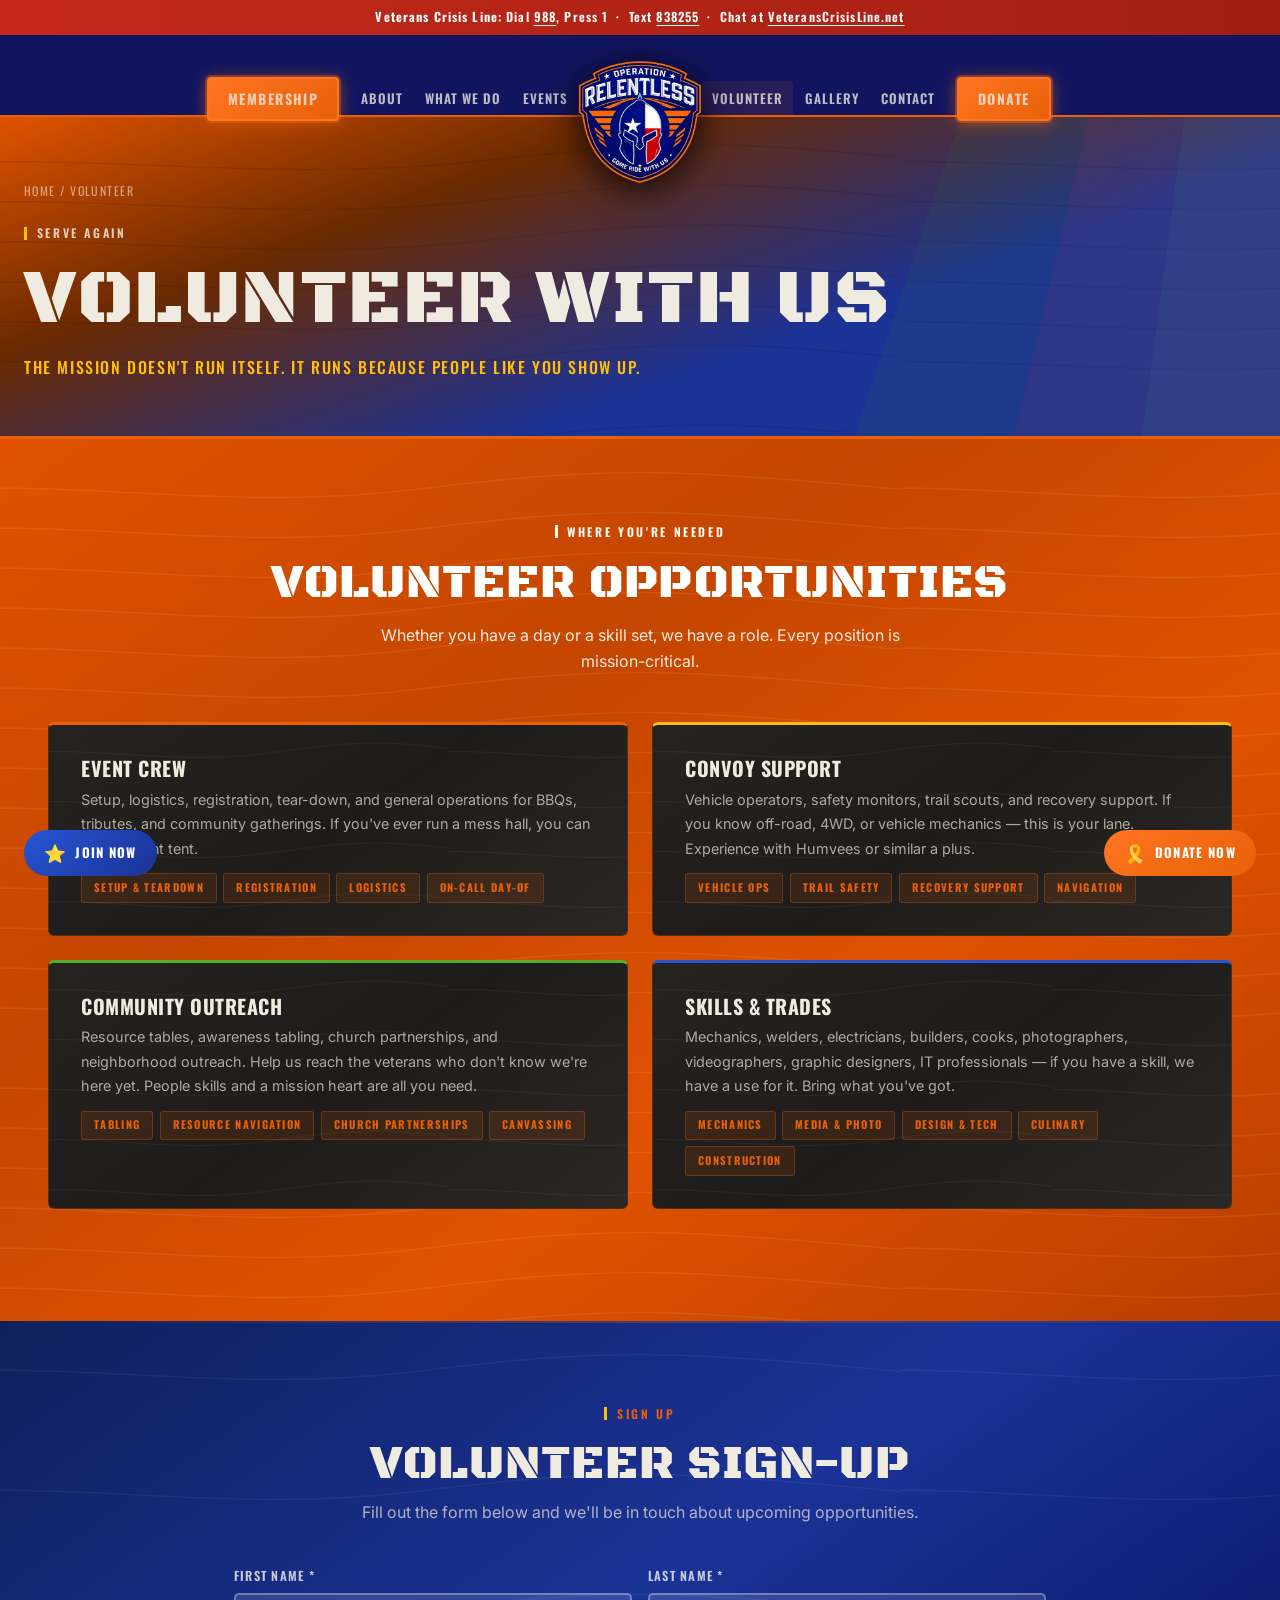
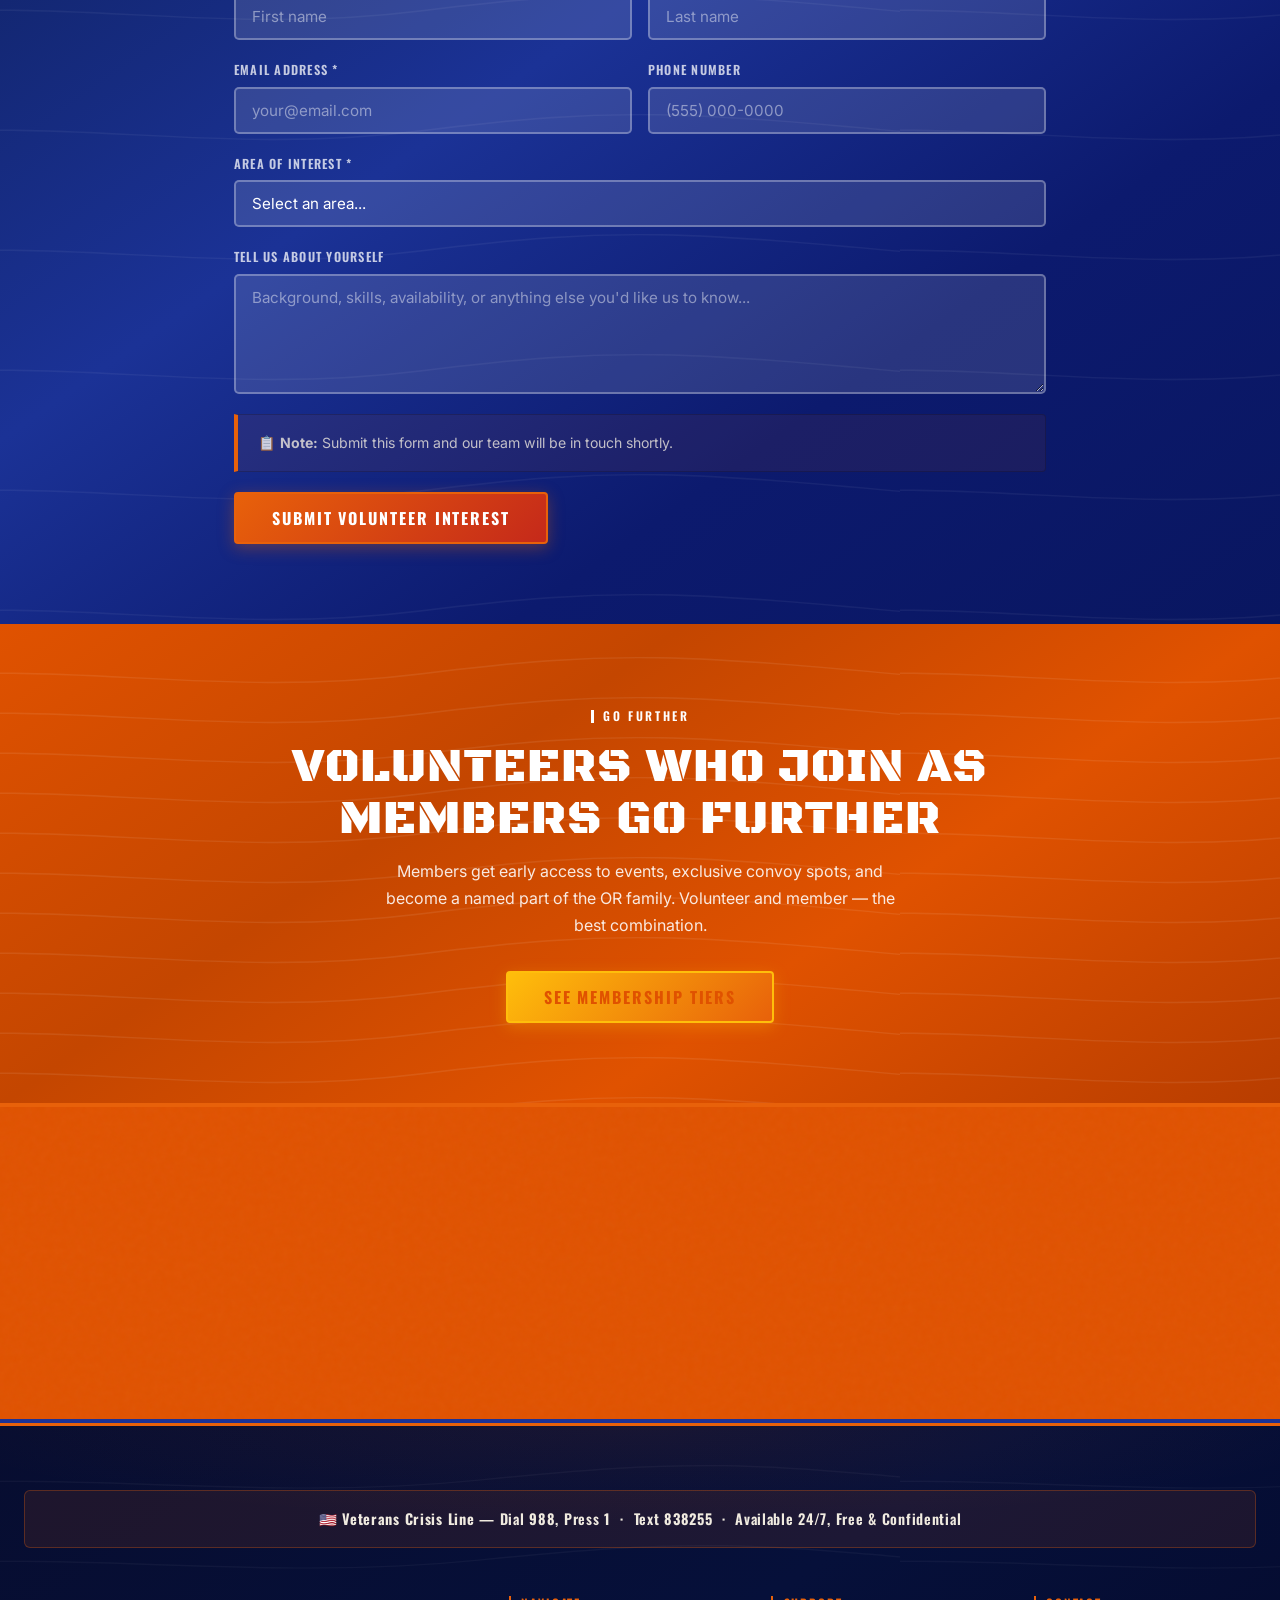
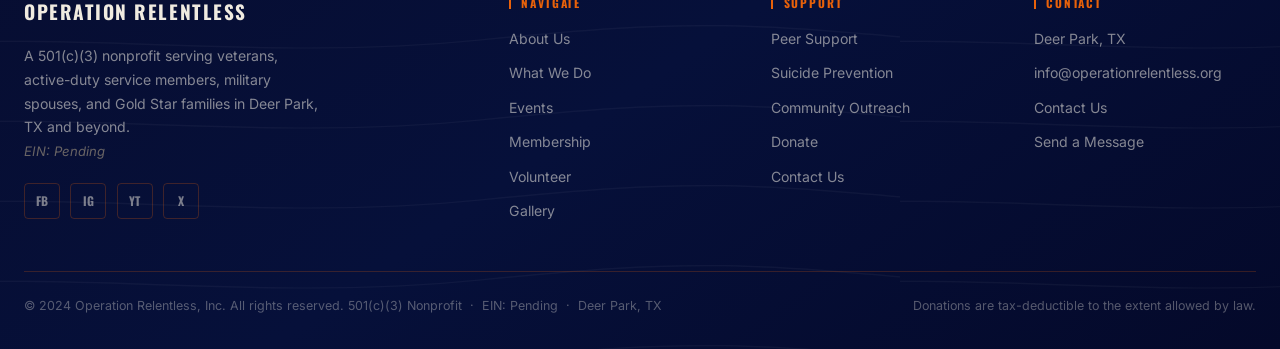
<file: volunteer.html>
﻿<!DOCTYPE html>
<html lang="en">
<head>
  <meta charset="UTF-8" />
  <meta name="viewport" content="width=device-width, initial-scale=1.0" />
  <meta name="description" content="Volunteer with Operation Relentless in Deer Park, TX. Event crew, convoy support, community outreach, skills and trades — find your role and sign up today." />
  <title>Volunteer | Operation Relentless</title>
  <link rel="preconnect" href="https://fonts.googleapis.com" />
  <link rel="preconnect" href="https://fonts.gstatic.com" crossorigin />
  <link href="https://fonts.googleapis.com/css2?family=Black+Ops+One&family=Oswald:wght@400;500;600;700&family=Inter:wght@300;400;500;600;700&display=swap" rel="stylesheet" />
  <link rel="stylesheet" href="css/styles.css" />
</head>
<body>

  <!-- CRISIS BAR -->
  <div class="crisis-bar" role="banner" aria-label="Veterans Crisis Line">
    <strong>Veterans Crisis Line:</strong> Dial <a href="tel:988">988</a>, Press&nbsp;1 &nbsp;·&nbsp; Text <a href="sms:838255">838255</a> &nbsp;·&nbsp; Chat at <a href="https://www.veteranscrisisline.net" target="_blank" rel="noopener">VeteransCrisisLine.net</a>
  </div>

  <!-- SITE HEADER -->
  <header class="site-header" id="site-header">
    <div class="header-inner">
      <nav class="site-nav site-nav-left" aria-label="Primary navigation">
        <a href="membership.html" class="nav-link member-btn">Membership</a>
        <a href="about.html" class="nav-link">About</a>
        <a href="programs.html" class="nav-link">What We Do</a>
        <a href="events.html" class="nav-link">Events</a>
      </nav>
      <a href="index.html" class="site-logo" aria-label="Operation Relentless Home">
        <img src="images/relentheaderlogo.png" alt="Operation Relentless" class="logo-img">
      </a>
      <nav class="site-nav site-nav-right" aria-label="Secondary navigation">
        <a href="volunteer.html" class="nav-link active">Volunteer</a>
        <a href="gallery.html" class="nav-link">Gallery</a>
        <a href="contact.html" class="nav-link">Contact</a>
        <a href="https://checkout.square.site/merchant/MLD4ET6TYYZG8/checkout/QXE2UXPCUWT5JK3DRUEL6EMS" class="nav-link donate-btn" target="_blank" rel="noopener">Donate</a>
      </nav>
      <button class="hamburger" aria-label="Toggle navigation menu" aria-expanded="false" aria-controls="mobile-nav">
        <span></span><span></span><span></span>
      </button>
    </div>
    <nav class="mobile-nav" id="mobile-nav" aria-label="Mobile navigation">
      <a href="about.html" class="nav-link">About</a>
      <a href="programs.html" class="nav-link">What We Do</a>
      <a href="events.html" class="nav-link">Events</a>
      <a href="volunteer.html" class="nav-link">Volunteer</a>
      <a href="gallery.html" class="nav-link">Gallery</a>
      <a href="contact.html" class="nav-link">Contact</a>
      <a href="membership.html" class="nav-link member-btn">Membership</a>
      <a href="https://checkout.square.site/merchant/MLD4ET6TYYZG8/checkout/QXE2UXPCUWT5JK3DRUEL6EMS" class="donate-btn" target="_blank" rel="noopener">Donate Now</a>
    </nav>
  </header>

  <main>

    <!-- PAGE HERO -->
    <section class="page-hero">
      <div class="page-hero-inner">
        <nav class="breadcrumb" aria-label="Breadcrumb"><a href="index.html">Home</a> / Volunteer</nav>
        <div class="section-label">Serve Again</div>
        <h1>Volunteer with Us</h1>
        <p class="hero-sub">The mission doesn't run itself. It runs because people like you show up.</p>
      </div>
      <svg style="position:absolute;right:0;bottom:0;top:0;width:38%;height:100%;opacity:0.09;pointer-events:none;z-index:0;z-index:0;" viewBox="0 0 500 300" preserveAspectRatio="xMaxYMid slice" xmlns="http://www.w3.org/2000/svg">
        <polygon points="500,0 500,300 100,300 200,0" fill="#3D8B1F"/>
        <polygon points="500,0 500,300 250,300 320,0" fill="#E8610A"/>
        <polygon points="500,0 500,300 370,300 410,0" fill="#FFBE0B"/>
      </svg>
    </section>

    <!-- VOLUNTEER OPPORTUNITIES -->
    <section class="section topo-bg" aria-label="Volunteer opportunities">
      <div class="container">
        <div style="text-align:center;margin-bottom:3rem;">
          <div class="section-label reveal" style="justify-content:center;">Where You're Needed</div>
          <h2 class="reveal reveal-delay-1">Volunteer Opportunities</h2>
          <p class="reveal reveal-delay-2" style="color:rgba(239,235,225,0.65);max-width:58ch;margin:0.75rem auto 0;">
            Whether you have a day or a skill set, we have a role. Every position is mission-critical.
          </p>
        </div>

        <div class="grid-2" style="gap:1.5rem;margin-bottom:2rem;">

          <!-- Event Crew -->
          <div class="card reveal reveal-delay-1" style="display:flex;gap:1.25rem;align-items:flex-start;border-top:3px solid var(--orange);">
            <div>
              <h3 style="font-size:1.25rem;margin-bottom:0.5rem;">Event Crew</h3>
              <p style="color:rgba(239,235,225,0.7);font-size:0.9rem;line-height:1.7;margin-bottom:0.75rem;">
                Setup, logistics, registration, tear-down, and general operations for BBQs, tributes, and community gatherings. If you've ever run a mess hall, you can run an event tent.
              </p>
              <div style="display:flex;flex-wrap:wrap;gap:0.4rem;">
                <span class="tag">Setup & Teardown</span>
                <span class="tag">Registration</span>
                <span class="tag">Logistics</span>
                <span class="tag">On-Call Day-Of</span>
              </div>
            </div>
          </div>

          <!-- Convoy Support -->
          <div class="card reveal reveal-delay-2" style="display:flex;gap:1.25rem;align-items:flex-start;border-top:3px solid var(--yellow);">
            <div>
              <h3 style="font-size:1.25rem;margin-bottom:0.5rem;">Convoy Support</h3>
              <p style="color:rgba(239,235,225,0.7);font-size:0.9rem;line-height:1.7;margin-bottom:0.75rem;">
                Vehicle operators, safety monitors, trail scouts, and recovery support. If you know off-road, 4WD, or vehicle mechanics — this is your lane. Experience with Humvees or similar a plus.
              </p>
              <div style="display:flex;flex-wrap:wrap;gap:0.4rem;">
                <span class="tag">Vehicle Ops</span>
                <span class="tag">Trail Safety</span>
                <span class="tag">Recovery Support</span>
                <span class="tag">Navigation</span>
              </div>
            </div>
          </div>

          <!-- Community Outreach -->
          <div class="card reveal reveal-delay-1" style="display:flex;gap:1.25rem;align-items:flex-start;border-top:3px solid var(--green-hot);">
            <div>
              <h3 style="font-size:1.25rem;margin-bottom:0.5rem;">Community Outreach</h3>
              <p style="color:rgba(239,235,225,0.7);font-size:0.9rem;line-height:1.7;margin-bottom:0.75rem;">
                Resource tables, awareness tabling, church partnerships, and neighborhood outreach. Help us reach the veterans who don't know we're here yet. People skills and a mission heart are all you need.
              </p>
              <div style="display:flex;flex-wrap:wrap;gap:0.4rem;">
                <span class="tag">Tabling</span>
                <span class="tag">Resource Navigation</span>
                <span class="tag">Church Partnerships</span>
                <span class="tag">Canvassing</span>
              </div>
            </div>
          </div>

          <!-- Skills & Trades -->
          <div class="card reveal reveal-delay-2" style="display:flex;gap:1.25rem;align-items:flex-start;border-top:3px solid var(--blue-hot);">
            <div>
              <h3 style="font-size:1.25rem;margin-bottom:0.5rem;">Skills &amp; Trades</h3>
              <p style="color:rgba(239,235,225,0.7);font-size:0.9rem;line-height:1.7;margin-bottom:0.75rem;">
                Mechanics, welders, electricians, builders, cooks, photographers, videographers, graphic designers, IT professionals — if you have a skill, we have a use for it. Bring what you've got.
              </p>
              <div style="display:flex;flex-wrap:wrap;gap:0.4rem;">
                <span class="tag">Mechanics</span>
                <span class="tag">Media & Photo</span>
                <span class="tag">Design & Tech</span>
                <span class="tag">Culinary</span>
                <span class="tag">Construction</span>
              </div>
            </div>
          </div>

        </div>
      </div>
    </section>

    <!-- ================================================
         VOLUNTEER SIGN-UP FORM
         ================================================ -->
    <section class="section section-surface" aria-label="Volunteer sign-up form">
      <div class="container-sm">
        <div style="text-align:center;margin-bottom:2.5rem;">
          <div class="section-label reveal" style="justify-content:center;">Sign Up</div>
          <h2 class="reveal reveal-delay-1">Volunteer Sign-Up</h2>
          <p class="reveal reveal-delay-2" style="color:rgba(239,235,225,0.65);margin-top:0.5rem;">
            Fill out the form below and we'll be in touch about upcoming opportunities.
          </p>
        </div>

        <!-- Contact Form -->
        <form class="reveal" action="#" method="POST" aria-label="Volunteer sign-up form" style="display:flex;flex-direction:column;gap:1.25rem;">

          <div class="form-row">
            <div class="form-group">
              <label class="form-label" for="vol-first">First Name <span aria-hidden="true">*</span></label>
              <input class="form-input" type="text" id="vol-first" name="first_name" required autocomplete="given-name" placeholder="First name" />
            </div>
            <div class="form-group">
              <label class="form-label" for="vol-last">Last Name <span aria-hidden="true">*</span></label>
              <input class="form-input" type="text" id="vol-last" name="last_name" required autocomplete="family-name" placeholder="Last name" />
            </div>
          </div>

          <div class="form-row">
            <div class="form-group">
              <label class="form-label" for="vol-email">Email Address <span aria-hidden="true">*</span></label>
              <input class="form-input" type="email" id="vol-email" name="email" required autocomplete="email" placeholder="your@email.com" />
            </div>
            <div class="form-group">
              <label class="form-label" for="vol-phone">Phone Number</label>
              <input class="form-input" type="tel" id="vol-phone" name="phone" autocomplete="tel" placeholder="(555) 000-0000" />
            </div>
          </div>

          <div class="form-group">
            <label class="form-label" for="vol-area">Area of Interest <span aria-hidden="true">*</span></label>
            <select class="form-select" id="vol-area" name="area" required>
              <option value="" disabled selected>Select an area...</option>
              <option value="event-crew">Event Crew</option>
              <option value="convoy-support">Convoy Support</option>
              <option value="community-outreach">Community Outreach</option>
              <option value="skills-trades">Skills &amp; Trades</option>
              <option value="peer-support">Peer Support Volunteer</option>
              <option value="mentorship">Mentorship Program</option>
              <option value="general">General / Open to Anything</option>
            </select>
          </div>

          <div class="form-group">
            <label class="form-label" for="vol-notes">Tell Us About Yourself</label>
            <textarea class="form-textarea" id="vol-notes" name="notes" placeholder="Background, skills, availability, or anything else you'd like us to know..." rows="4"></textarea>
          </div>

          <div class="notice">📋 <strong>Note:</strong> Submit this form and our team will be in touch shortly.</div>

          <button type="submit" class="btn btn-red btn-lg" style="align-self:flex-start;">Submit Volunteer Interest</button>

        </form>
      </div>
    </section>

    <!-- MEMBERSHIP CTA -->
    <section class="section topo-bg" aria-label="Become a member CTA">
      <div class="container-sm" style="text-align:center;">
        <div class="section-label reveal" style="justify-content:center;">Go Further</div>
        <h2 class="reveal reveal-delay-1">Volunteers Who Join as Members Go Further</h2>
        <p class="reveal reveal-delay-2" style="color:rgba(239,235,225,0.7);max-width:52ch;margin:0.75rem auto 2rem;line-height:1.7;">
          Members get early access to events, exclusive convoy spots, and become a named part of the OR family. Volunteer and member — the best combination.
        </p>
        <div class="reveal reveal-delay-3">
          <a href="membership.html" class="btn btn-tan btn-lg">See Membership Tiers</a>
        </div>
      </div>
    </section>

  </main>

  <!-- MAP -->
  <section class="site-map-section" aria-label="Our location in Deer Park, TX">
    <iframe
      src="https://www.openstreetmap.org/export/embed.html?bbox=-95.30%2C29.62%2C-94.95%2C29.80&layer=mapnik&marker=29.7058%2C-95.1235"
      width="100%" height="320" style="border:0;" allowfullscreen=""
      loading="lazy" referrerpolicy="no-referrer-when-downgrade"
      title="Operation Relentless location — Deer Park, TX">
    </iframe>
  </section>

  <!-- FOOTER -->
  <footer class="site-footer" role="contentinfo">
    <div class="footer-inner">
      <div class="footer-crisis" aria-label="Veterans Crisis Line">
        🇺🇸 <strong>Veterans Crisis Line</strong> — Dial <strong>988</strong>, Press <strong>1</strong> &nbsp;·&nbsp; Text <strong>838255</strong> &nbsp;·&nbsp; Available 24/7, Free &amp; Confidential
      </div>
      <div class="footer-grid">
        <div class="footer-brand">
          <div style="font-family:var(--font-display);font-size:1.2rem;font-weight:700;color:var(--cream);letter-spacing:0.08em;text-transform:uppercase;">Operation Relentless</div>
          <p>A 501(c)(3) nonprofit serving veterans, active-duty service members, military spouses, and Gold Star families in Deer Park, TX and beyond.<br><em style="color:rgba(203,185,148,0.5);font-size:0.82rem;">EIN: Pending</em></p>
          <div class="social-links">
            <a href="#" class="social-link" aria-label="Facebook">FB</a>
            <a href="#" class="social-link" aria-label="Instagram">IG</a>
            <a href="#" class="social-link" aria-label="YouTube">YT</a>
            <a href="#" class="social-link" aria-label="Twitter/X">X</a>
          </div>
        </div>
        <div class="footer-col"><h4>Navigate</h4><ul><li><a href="about.html">About Us</a></li><li><a href="programs.html">What We Do</a></li><li><a href="events.html">Events</a></li><li><a href="membership.html">Membership</a></li><li><a href="volunteer.html">Volunteer</a></li><li><a href="gallery.html">Gallery</a></li></ul></div>
        <div class="footer-col"><h4>Support</h4><ul><li><a href="programs.html">Peer Support</a></li><li><a href="programs.html#prevention">Suicide Prevention</a></li><li><a href="programs.html#outreach">Community Outreach</a></li><li><a href="https://checkout.square.site/merchant/MLD4ET6TYYZG8/checkout/QXE2UXPCUWT5JK3DRUEL6EMS" target="_blank" rel="noopener">Donate</a></li><li><a href="contact.html">Contact Us</a></li></ul></div>
        <div class="footer-col"><h4>Contact</h4><ul><li><a href="#">Deer Park, TX</a></li><li><a href="mailto:info@operationrelentless.org">info@operationrelentless.org</a></li><li><a href="contact.html">Contact Us</a></li><li><a href="contact.html">Send a Message</a></li></ul></div>
      </div>
      <div class="footer-bottom">
        <p>© 2024 Operation Relentless, Inc. All rights reserved. 501(c)(3) Nonprofit &nbsp;·&nbsp; EIN: Pending &nbsp;·&nbsp; Deer Park, TX</p>
        <p>Donations are tax-deductible to the extent allowed by law.</p>
      </div>
    </div>
  </footer>

  <!-- Sticky CTAs -->
  <a href="https://checkout.square.site/merchant/MLD4ET6TYYZG8/checkout/QXE2UXPCUWT5JK3DRUEL6EMS" class="sticky-cta sticky-cta-donate" target="_blank" rel="noopener" aria-label="Donate now">
    <span class="sticky-icon">🎗️</span> Donate Now
  </a>
  <a href="membership.html" class="sticky-cta sticky-cta-member" aria-label="Become a member">
    <span class="sticky-icon">⭐</span> Join Now
  </a>

  <script src="js/main.js"></script>
</body>
</html>
</file>
<file: css/styles.css>
/* =======================================================
   OPERATION RELENTLESS — DESIGN SYSTEM v2
   Palette: Blue #1B3296 | Surface #1B3296 | Orange #E8610A
            Yellow #FFBE0B | Green #3D8B1F | Red #C5291A
            Cream #F0EBE0
   Inspired by: the OR Humvee custom wrap — orange base, royal blue accents
   ======================================================= */

@import url('https://fonts.googleapis.com/css2?family=Oswald:wght@400;500;600;700&family=Inter:wght@300;400;500;600;700&display=swap');

/* ---- VARIABLES ---- */
:root {
  --navy:       #E05200;   /* PRIMARY — vivid orange base color */
  /* Charcoal surface for cards/modals — dark warm, not blue */
  --charcoal:     #1E1C1A;
  --charcoal-2:   #252220;
  --navy-surf:  #1B3296;   /* logo blue surface — section-surface sections */
  --orange:     #E8610A;
  --orange-hot: #FF7420;
  --yellow:     #FFBE0B;
  --yellow-dim: #D4980A;
  --green:      #3D8B1F;
  --green-hot:  #50B027;
  --blue:       #1A3FA8;
  --blue-hot:   #2655D4;
  --red:        #C5291A;
  --red-dark:   #A01F12;
  --cream:      #F0EBE0;

  /* legacy aliases so existing code doesn't break */
  --olive:      #3D8B1F;
  --tan:        #E8610A;

  --tan-05:   rgba(232,97,10,0.05);
  --tan-10:   rgba(232,97,10,0.10);
  --tan-20:   rgba(232,97,10,0.22);
  --tan-40:   rgba(232,97,10,0.40);
  --red-20:   rgba(197,41,26,0.20);

  --font-display: 'Oswald', 'Arial Narrow', sans-serif;
  --font-hero:    'Black Ops One', 'Oswald', sans-serif;
  --font-body:    'Inter', system-ui, sans-serif;

  --tr:      0.22s ease;
  --tr-slow: 0.4s ease;
}

/* ---- RESET ---- */
*, *::before, *::after { box-sizing: border-box; margin: 0; padding: 0; }
html { scroll-behavior: smooth; font-size: 16px; }
body {
  font-family: var(--font-body);
  background-color: var(--navy);
  color: #fff;
  line-height: 1.65;
  overflow-x: hidden;
  /* Subtle noise texture for depth */
  background-image: url("data:image/svg+xml,%3Csvg viewBox='0 0 200 200' xmlns='http://www.w3.org/2000/svg'%3E%3Cfilter id='noise'%3E%3CfeTurbulence type='fractalNoise' baseFrequency='0.9' numOctaves='4' stitchTiles='stitch'/%3E%3C/filter%3E%3Crect width='100%25' height='100%25' filter='url(%23noise)' opacity='0.03'/%3E%3C/svg%3E");
}
img, video { display: block; max-width: 100%; height: auto; }
a { color: #fff; text-decoration: none; transition: color var(--tr); }
a:hover { color: rgba(255,255,255,0.75); }
ul { list-style: none; }
button { font-family: inherit; }

/* ---- ACCESSIBILITY ---- */
:focus-visible { outline: 3px solid var(--tan); outline-offset: 3px; border-radius: 2px; }
.sr-only {
  position: absolute; width: 1px; height: 1px; padding: 0;
  margin: -1px; overflow: hidden; clip: rect(0,0,0,0);
  white-space: nowrap; border: 0;
}

/* ---- REDUCED MOTION ---- */
@media (prefers-reduced-motion: reduce) {
  *, *::before, *::after {
    animation-duration: 0.001ms !important;
    transition-duration: 0.001ms !important;
  }
  html { scroll-behavior: auto; }
  .reveal, .reveal-left, .reveal-right {
    opacity: 1 !important; transform: none !important;
  }
}

/* ---- TOPOGRAPHIC TEXTURE (shared inline SVG) ---- */
/* Reusable topo SVG background — dark lines on light, light lines on dark */
:root {
  --topo-dark: url("data:image/svg+xml,%3Csvg xmlns='http://www.w3.org/2000/svg' width='900' height='600'%3E%3Cg fill='none' stroke='rgba(255%2C255%2C255%2C0.07)' stroke-width='1.4'%3E%3Cpath d='M-100%2C55 C60%2C35 220%2C75 420%2C50 S680%2C30 950%2C55'/%3E%3Cpath d='M-100%2C135 C60%2C115 220%2C155 420%2C130 S680%2C110 950%2C135'/%3E%3Cpath d='M-100%2C215 C60%2C195 220%2C235 420%2C210 S680%2C190 950%2C215'/%3E%3Cpath d='M-100%2C295 C60%2C275 220%2C315 420%2C290 S680%2C270 950%2C295'/%3E%3Cpath d='M-100%2C375 C60%2C355 220%2C395 420%2C370 S680%2C350 950%2C375'/%3E%3Cpath d='M-100%2C455 C60%2C435 220%2C475 420%2C450 S680%2C430 950%2C455'/%3E%3Cpath d='M-100%2C535 C60%2C515 220%2C555 420%2C530 S680%2C510 950%2C535'/%3E%3C/g%3E%3C/svg%3E");
}

/* TOPO-BG: Orange gradient base with topographic overlay */
.topo-bg {
  position: relative;
  /* Orange gradient — never flat */
  background: linear-gradient(145deg,
    #E05200 0%,
    #C44600 35%,
    #E05200 65%,
    #B83D00 100%);
}
.topo-bg::before {
  content: '';
  position: absolute;
  inset: 0;
  background-image: url("data:image/svg+xml,%3Csvg xmlns='http://www.w3.org/2000/svg' width='900' height='600'%3E%3Cg fill='none' stroke='rgba(255%2C255%2C255%2C0.08)' stroke-width='1.4'%3E%3Cpath d='M-100%2C55 C60%2C35 220%2C75 420%2C50 S680%2C30 950%2C55'/%3E%3Cpath d='M-100%2C95 C60%2C75 220%2C115 420%2C90 S680%2C70 950%2C95'/%3E%3Cpath d='M-100%2C135 C60%2C115 220%2C155 420%2C130 S680%2C110 950%2C135'/%3E%3Cpath d='M-100%2C175 C60%2C155 220%2C195 420%2C170 S680%2C150 950%2C175'/%3E%3Cpath d='M-100%2C215 C60%2C195 220%2C235 420%2C210 S680%2C190 950%2C215'/%3E%3Cpath d='M-100%2C255 C60%2C235 220%2C275 420%2C250 S680%2C230 950%2C255'/%3E%3Cpath d='M-100%2C295 C60%2C275 220%2C315 420%2C290 S680%2C270 950%2C295'/%3E%3Cpath d='M-100%2C335 C60%2C315 220%2C355 420%2C330 S680%2C310 950%2C335'/%3E%3Cpath d='M-100%2C375 C60%2C355 220%2C395 420%2C370 S680%2C350 950%2C375'/%3E%3Cpath d='M-100%2C415 C60%2C395 220%2C435 420%2C410 S680%2C390 950%2C415'/%3E%3Cpath d='M-100%2C455 C60%2C435 220%2C475 420%2C450 S680%2C430 950%2C455'/%3E%3Cpath d='M-100%2C495 C60%2C475 220%2C515 420%2C490 S680%2C470 950%2C495'/%3E%3Cpath d='M-100%2C535 C60%2C515 220%2C555 420%2C530 S680%2C510 950%2C535'/%3E%3Cpath d='M-100%2C575 C60%2C555 220%2C595 420%2C570 S680%2C550 950%2C575'/%3E%3C/g%3E%3C/svg%3E");
  background-size: 900px 600px;
  background-repeat: repeat;
  pointer-events: none;
  z-index: 0;
}
.topo-bg > * { position: relative; z-index: 1; }

/* =======================================================
   TYPOGRAPHY
   ======================================================= */
h1, h2 {
  font-family: var(--font-hero);
  font-weight: 400; /* Black Ops One is display weight */
  line-height: 1.08;
  letter-spacing: 0.02em;
  text-transform: uppercase;
}
h3, h4, h5, h6 {
  font-family: var(--font-display);
  font-weight: 700;
  line-height: 1.12;
  letter-spacing: 0.025em;
  text-transform: uppercase;
}
h1 { font-size: clamp(2.4rem, 6vw, 5rem); }
h2 { font-size: clamp(1.75rem, 4vw, 3rem); }
h3 { font-size: clamp(1.25rem, 2.5vw, 2rem); }
h4 { font-size: clamp(1.05rem, 2vw, 1.4rem); }
p  { font-size: 1rem; }

.section-label {
  display: inline-flex;
  align-items: center;
  gap: 0.6rem;
  font-family: var(--font-display);
  font-size: 0.75rem;
  font-weight: 600;
  letter-spacing: 0.22em;
  text-transform: uppercase;
  color: #fff;
  margin-bottom: 1rem;
}
.section-label::before {
  content: '';
  display: block;
  width: 3px;
  height: 1.1em;
  background: #fff;
  flex-shrink: 0;
  box-shadow: none;
}

.text-tan   { color: var(--orange); }
.text-red   { color: var(--red); }
.text-orange { color: var(--orange); }
.text-yellow { color: var(--yellow); }
.text-green  { color: var(--green-hot); }
.text-blue   { color: var(--green-hot); }
.text-cream { color: var(--cream); }
.text-dim   { color: rgba(240,235,224,0.55); }

/* =======================================================
   CRISIS BAR
   ======================================================= */
.crisis-bar {
  background: linear-gradient(90deg, var(--red) 0%, #A01F12 100%);
  color: #fff;
  font-family: var(--font-display);
  font-size: 0.78rem;
  font-weight: 600;
  letter-spacing: 0.09em;
  text-align: center;
  padding: 0.45rem 1rem;
  z-index: 200;
  position: relative;
}
.crisis-bar a { color: #fff; text-decoration: underline; text-underline-offset: 3px; }
.crisis-bar a:hover { color: rgba(255,255,255,0.82); }

/* =======================================================
   NAVIGATION
   ======================================================= */
.site-header {
  background-color: rgba(11,20,100,0.97);
  backdrop-filter: blur(12px);
  -webkit-backdrop-filter: blur(12px);
  border-bottom: 2px solid var(--orange);
  position: sticky;
  top: 0;
  z-index: 90;
  overflow: visible;
  transition: box-shadow var(--tr);
}
.site-header.scrolled { box-shadow: 0 4px 32px rgba(232,97,10,0.25), 0 2px 0 var(--orange); }

.header-inner {
  max-width: 1280px;
  margin: 0 auto;
  padding: 0 1.5rem;
  display: grid;
  grid-template-columns: 1fr auto 1fr;
  align-items: center;
  height: 80px;
  overflow: visible;
}

.site-logo {
  display: flex;
  align-items: center;
  justify-content: center;
  text-decoration: none;
  flex-shrink: 0;
  position: relative;
  z-index: 2;
  overflow: visible;
}
.logo-img {
  height: 128px;
  width: auto;
  display: block;
  margin-top: 0;
  margin-bottom: 0;
  transform: translateY(24px);
  filter: drop-shadow(0 6px 18px rgba(0,0,0,0.9));
  position: relative;
  z-index: 2;
  transition: transform var(--tr);
}
.site-logo:hover .logo-img { transform: translateY(24px) scale(1.05); }

/* Desktop Nav */
.site-nav {
  display: flex; align-items: center; gap: 0.15rem;
}
.site-nav .nav-link {
  font-family: var(--font-display);
  font-size: 0.82rem; font-weight: 600;
  letter-spacing: 0.08em; text-transform: uppercase;
  color: rgba(239,235,225,0.72);
  padding: 0.45rem 0.6rem;
  border-radius: 3px;
  transition: color var(--tr), background var(--tr);
  white-space: nowrap;
}
.site-nav .nav-link:hover,
.site-nav .nav-link.active {
  color: var(--orange);
  background: rgba(232,97,10,0.1);
}
/* Keep member-btn and donate-btn looking like buttons even when active */
.site-nav .member-btn.active,
.site-nav .member-btn:hover {
  background: linear-gradient(135deg, #FF8C30, var(--orange-hot));
  color: #fff !important;
  box-shadow: 0 4px 24px rgba(232,97,10,0.85), 0 0 0 3px rgba(255,116,32,0.5);
  transform: translateY(-1px);
}
.site-nav .donate-btn.active {
  background: linear-gradient(135deg, #FF8C30, var(--orange-hot));
  color: #fff !important;
}
.site-nav .donate-btn {
  background: linear-gradient(135deg, var(--orange-hot), var(--orange));
  color: #fff !important;
  padding: 0.5rem 1.2rem;
  border-radius: 4px;
  margin-left: 0.6rem;
  font-weight: 700;
  font-size: 0.88rem;
  letter-spacing: 0.1em;
  box-shadow: 0 2px 16px rgba(232,97,10,0.6), 0 0 0 2px rgba(255,116,32,0.35);
  border: 2px solid var(--orange-hot);
}
.site-nav .donate-btn:hover {
  background: linear-gradient(135deg, #FF8C30, var(--orange-hot));
  box-shadow: 0 4px 24px rgba(232,97,10,0.85), 0 0 0 3px rgba(255,116,32,0.5);
  transform: translateY(-1px);
}
/* Membership CTA button — matches donate style */
.site-nav .member-btn {
  background: linear-gradient(135deg, var(--orange-hot), var(--orange));
  color: #fff !important;
  padding: 0.5rem 1.2rem;
  border-radius: 4px;
  margin-right: 0.6rem;
  font-weight: 700;
  font-size: 0.88rem;
  letter-spacing: 0.1em;
  box-shadow: 0 2px 16px rgba(232,97,10,0.6), 0 0 0 2px rgba(255,116,32,0.35);
  border: 2px solid var(--orange-hot);
}
.site-nav .member-btn:hover {
  background: linear-gradient(135deg, #FF8C30, var(--orange-hot));
  box-shadow: 0 4px 24px rgba(232,97,10,0.85), 0 0 0 3px rgba(255,116,32,0.5);
  transform: translateY(-1px);
}
/* Left / right split nav groups */
.site-nav-left {
  display: flex; align-items: center;
  justify-content: flex-end; gap: 0.15rem;
}
.site-nav-right {
  display: flex; align-items: center;
  justify-content: flex-start; gap: 0.15rem;
}

/* Hamburger */
.hamburger {
  display: none; flex-direction: column; gap: 5px;
  background: none; border: none; cursor: pointer;
  padding: 8px; border-radius: 4px;
  transition: background var(--tr);
}
.hamburger:hover { background: var(--tan-10); }
.hamburger span {
  display: block; width: 26px; height: 2px;
  background: var(--cream); border-radius: 2px;
  transition: transform var(--tr), opacity var(--tr);
}
.hamburger[aria-expanded="true"] span:nth-child(1) { transform: translateY(7px) rotate(45deg); }
.hamburger[aria-expanded="true"] span:nth-child(2) { opacity: 0; }
.hamburger[aria-expanded="true"] span:nth-child(3) { transform: translateY(-7px) rotate(-45deg); }

/* Mobile Nav */
.mobile-nav {
  display: none; flex-direction: column;
  background: linear-gradient(145deg, #1E1C1A 0%, #252220 100%);
  border-top: 1px solid rgba(232,97,10,0.3);
  padding: 1rem 1.5rem 1.5rem; gap: 0.15rem;
}
.mobile-nav.open { display: flex; }
.mobile-nav .nav-link {
  font-family: var(--font-display);
  font-size: 0.95rem; font-weight: 600;
  letter-spacing: 0.08em; text-transform: uppercase;
  color: rgba(239,235,225,0.78);
  padding: 0.7rem 0.5rem;
  border-bottom: 1px solid var(--tan-10);
  display: block; transition: color var(--tr);
}
.mobile-nav .nav-link:hover { color: var(--cream); }
.mobile-nav .donate-btn {
  display: block; margin-top: 0.75rem;
  background: linear-gradient(135deg, var(--orange-hot), var(--orange));
  color: #fff !important;
  text-align: center; padding: 0.85rem;
  border-radius: 4px; font-family: var(--font-display);
  font-size: 0.95rem; font-weight: 700;
  letter-spacing: 0.1em; text-transform: uppercase;
}
.mobile-nav .donate-btn:hover {
  background: linear-gradient(135deg, #FF8C30, var(--orange-hot));
}
.mobile-nav .member-btn {
  display: block; margin-top: 0.5rem;
  background: linear-gradient(135deg, var(--orange-hot), var(--orange));
  color: #fff !important;
  text-align: center; padding: 0.85rem;
  border-radius: 4px; font-family: var(--font-display);
  font-size: 0.95rem; font-weight: 700;
  letter-spacing: 0.1em; text-transform: uppercase;
  border-bottom: none;
}
.mobile-nav .member-btn:hover {
  background: linear-gradient(135deg, #FF8C30, var(--orange-hot));
  color: #fff;
}

/* =======================================================
   BUTTONS
   ======================================================= */
.btn {
  display: inline-flex; align-items: center; gap: 0.5rem;
  font-family: var(--font-display); font-weight: 700;
  font-size: 0.88rem; letter-spacing: 0.12em; text-transform: uppercase;
  padding: 0.85rem 1.75rem; border-radius: 4px;
  border: 2px solid transparent; cursor: pointer;
  transition: all var(--tr); text-decoration: none;
  line-height: 1; white-space: nowrap;
}
/* Primary: vivid orange — the Humvee's dominant color */
.btn-red {
  background: linear-gradient(135deg, var(--orange) 0%, var(--red) 100%);
  color: #fff; border-color: var(--orange);
  box-shadow: 0 4px 16px rgba(232,97,10,0.35);
}
.btn-red:hover {
  background: linear-gradient(135deg, var(--orange-hot) 0%, var(--orange) 100%);
  color: #fff; border-color: var(--orange-hot);
  transform: translateY(-2px); box-shadow: 0 8px 28px rgba(232,97,10,0.55);
}
/* Secondary: electric yellow */
.btn-yellow {
  background: var(--yellow); color: #0D0600; border-color: var(--yellow);
  box-shadow: 0 4px 16px rgba(255,190,11,0.35);
}
.btn-yellow:hover {
  background: #FFD040; color: #0D0600;
  transform: translateY(-2px); box-shadow: 0 8px 28px rgba(255,190,11,0.55);
}
.btn-outline {
  background: transparent; color: var(--cream); border-color: rgba(240,235,224,0.5);
}
.btn-outline:hover {
  background: rgba(232,97,10,0.1); color: var(--orange);
  border-color: var(--orange);
}
/* Tan alias → orange */
.btn-tan {
  background: linear-gradient(135deg, var(--yellow) 0%, var(--orange) 100%);
  color: var(--navy); border-color: var(--yellow);
  box-shadow: 0 4px 16px rgba(255,190,11,0.3);
}
.btn-tan:hover {
  background: linear-gradient(135deg, #FFD040 0%, var(--orange-hot) 100%);
  color: var(--navy); transform: translateY(-2px);
  box-shadow: 0 8px 24px rgba(255,190,11,0.5);
}
/* Olive alias → vivid green */
.btn-olive {
  background: linear-gradient(135deg, var(--green-hot) 0%, var(--green) 100%);
  color: #fff; border-color: var(--green);
  box-shadow: 0 4px 16px rgba(61,139,31,0.35);
}
.btn-olive:hover {
  background: linear-gradient(135deg, #60C830 0%, var(--green-hot) 100%);
  color: #fff; transform: translateY(-2px);
  box-shadow: 0 8px 24px rgba(61,139,31,0.55);
}
/* Lime green button */
.btn-lime {
  background: linear-gradient(135deg, #7FFF00 0%, #39D353 100%);
  color: #0A2200; border-color: #5FE010;
  box-shadow: 0 4px 16px rgba(127,255,0,0.4);
  font-weight: 900;
}
.btn-lime:hover {
  background: linear-gradient(135deg, #9FFF30 0%, #7FFF00 100%);
  color: #0A2200; transform: translateY(-2px);
  box-shadow: 0 8px 28px rgba(127,255,0,0.6);
}
/* Blue button — vivid royal blue */
.btn-blue {
  background: linear-gradient(135deg, #2655D4, var(--navy-surf));
  color: #fff; border-color: #2655D4;
  box-shadow: 0 4px 16px rgba(38,85,212,0.4);
}
.btn-blue:hover {
  background: linear-gradient(135deg, #3A6AFF, #2655D4);
  color: #fff; transform: translateY(-2px);
  box-shadow: 0 8px 24px rgba(38,85,212,0.6);
}
.btn-sm { padding: 0.6rem 1.2rem; font-size: 0.78rem; }
.btn-lg { padding: 1rem 2.25rem; font-size: 1rem; }

/* =======================================================
   LAYOUT
   ======================================================= */
.container    { max-width: 1280px; margin: 0 auto; padding: 0 1.5rem; }
.container-sm { max-width: 860px;  margin: 0 auto; padding: 0 1.5rem; }
.container-xs { max-width: 640px;  margin: 0 auto; padding: 0 1.5rem; }

.section    { padding: 5rem 1.5rem; }
.section-sm { padding: 3.5rem 1.5rem; }

.section-dark    { background: linear-gradient(145deg, var(--navy) 0%, #B83D00 100%); }
.section-surface {
  background:
    url("data:image/svg+xml,%3Csvg xmlns='http://www.w3.org/2000/svg' width='900' height='600'%3E%3Cg fill='none' stroke='rgba(255%2C255%2C255%2C0.05)' stroke-width='1.4'%3E%3Cpath d='M-100%2C55 C60%2C35 220%2C75 420%2C50 S680%2C30 950%2C55'/%3E%3Cpath d='M-100%2C175 C60%2C155 220%2C195 420%2C170 S680%2C150 950%2C175'/%3E%3Cpath d='M-100%2C295 C60%2C275 220%2C315 420%2C290 S680%2C270 950%2C295'/%3E%3Cpath d='M-100%2C415 C60%2C395 220%2C435 420%2C410 S680%2C390 950%2C415'/%3E%3Cpath d='M-100%2C535 C60%2C515 220%2C555 420%2C530 S680%2C510 950%2C535'/%3E%3C/g%3E%3C/svg%3E"),
    linear-gradient(145deg, #0E205C 0%, #1B3296 40%, #0C1A6E 70%, #091660 100%);
  background-size: 900px 600px, cover;
  position: relative;
  color: var(--cream);
}
/* Subtle orange edge glow on surface sections */
.section-surface::after {
  content: '';
  position: absolute; top: 0; left: 0; right: 0; height: 2px;
  background: linear-gradient(90deg, transparent, rgba(232,97,10,0.3), transparent);
  pointer-events: none;
}
.section-olive   { background-color: var(--green); }
.section-orange  { background-color: var(--orange); }
.section-light   { background-color: var(--cream); color: var(--navy); }
.section-light h2, .section-light h3, .section-light h4 { color: var(--navy); }
.section-light .section-label { color: var(--orange); }
.section-light .section-label::before { background: var(--orange); }
.section-light p { color: rgba(8,13,20,0.82); }

/* =======================================================
   ORANGE BASE — TEXT COLOR SYSTEM
   --navy is now #E05200 (vivid orange). Body bg = orange.
   Dark containers override text back to cream.
   !important beats inline style="color:..." attributes.
   ======================================================= */

/* Default headings: white on orange background */
h1, h2, h3, h4, h5, h6 { color: #fff; }

/* HERO (video bg, dark overlay at bottom): cream text */
.hero h1 { color: var(--cream) !important; }
.hero .hero-sub { color: var(--yellow) !important; }
.hero .section-label { color: rgba(255,245,232,0.7) !important; }
.hero .section-label::before { background: var(--yellow) !important; box-shadow: 0 0 6px rgba(255,190,11,0.6) !important; }
.hero a { color: var(--orange); }

/* PAGE HERO (dark gradient lower half): cream text */
.page-hero { color: var(--cream); }
.page-hero h1 { color: var(--cream) !important; }
.page-hero p, .page-hero .hero-sub { color: var(--yellow) !important; }
.page-hero .breadcrumb, .page-hero .breadcrumb a { color: rgba(255,245,232,0.55) !important; }
.page-hero .section-label { color: rgba(255,245,232,0.8) !important; }
.page-hero .section-label::before { background: var(--yellow) !important; }

/* SECTION-SURFACE (dark gradient sections): cream text */
.section-surface { color: var(--cream); }
.section-surface h2, .section-surface h3, .section-surface h4 { color: var(--cream) !important; }
.section-surface p { color: rgba(240,235,224,0.7) !important; }
.section-surface a:not(.btn) { color: var(--orange); }
.section-surface .section-label { color: var(--orange) !important; }
.section-surface .section-label::before { background: var(--yellow) !important; }

/* MISSION BAND (red-orange gradient): cream text */
.mission-band { color: var(--cream); }
.mission-band h2, .mission-band h3 { color: #fff !important; }
.mission-band p { color: rgba(255,245,232,0.85) !important; }
.mission-band .section-label { color: var(--yellow) !important; }
.mission-band .section-label::before { background: var(--yellow) !important; }

/* CARDS (dark bg, always): cream text */
.card, .action-card, .event-card, .program-card, .tier-card { color: var(--cream); }
.card h2, .card h3, .card h4,
.action-card h2, .action-card h3, .action-card h4,
.event-card h3, .program-card h2, .program-card h3,
.tier-card h3, .tier-card h4 { color: var(--cream) !important; }
.card a:not(.btn) { color: var(--orange); }
.action-card a:not(.btn), .event-card a:not(.btn) { color: var(--orange); }

/* TOPO-BG sections (orange bg): white text */
.topo-bg h2, .topo-bg h3, .topo-bg h4 { color: #fff !important; }
.topo-bg p { color: rgba(255,255,255,0.88) !important; }
.topo-bg .section-label { color: #fff !important; }
.topo-bg .section-label::before { background: #fff !important; }
/* Restore cream for CARD children within topo-bg */
.topo-bg .card h3, .topo-bg .card h4,
.topo-bg .action-card h3, .topo-bg .action-card h4,
.topo-bg .program-card h3, .topo-bg .program-card h2,
.topo-bg .event-card h3 { color: var(--cream) !important; }
.topo-bg .card p, .topo-bg .action-card p,
.topo-bg .event-card p, .topo-bg .program-card p { color: rgba(240,235,224,0.68) !important; }

/* Outline button: white on orange sections */
.topo-bg .btn-outline {
  color: #fff;
  border-color: rgba(255,255,255,0.6);
  background: rgba(255,255,255,0.1);
}
.topo-bg .btn-outline:hover {
  color: #fff;
  background: rgba(255,255,255,0.22);
  border-color: rgba(255,255,255,0.9);
}

/* NAV LINKS (header = dark) */
.site-nav .nav-link { color: rgba(239,235,225,0.78) !important; }
.mobile-nav .nav-link { color: rgba(239,235,225,0.85) !important; }
.logo-text .name { color: var(--cream) !important; }

/* NOTICES on orange bg */
.topo-bg .notice {
  background: rgba(0,0,0,0.25) !important;
  border-left-color: var(--yellow) !important;
  color: #fff !important;
  border-color: rgba(255,255,255,0.15) !important;
}

/* FOOTER: dark bg, cream text */
.site-footer { color: var(--cream); }

.grid-2 { display: grid; grid-template-columns: repeat(2, 1fr); gap: 1.5rem; }
.grid-3 { display: grid; grid-template-columns: repeat(3, 1fr); gap: 1.5rem; }
.grid-4 { display: grid; grid-template-columns: repeat(4, 1fr); gap: 1.5rem; }

.flex-center { display: flex; align-items: center; justify-content: center; }
.flex-between { display: flex; align-items: center; justify-content: space-between; }
.flex-col { display: flex; flex-direction: column; }
.gap-1 { gap: 1rem; }
.gap-2 { gap: 2rem; }

/* =======================================================
   HERO
   ======================================================= */
.hero {
  position: relative;
  min-height: 90vh;
  display: flex; align-items: flex-end;
  overflow: hidden;
  background-color: var(--navy);
}
.hero-overlay {
  position: absolute; inset: 0;
  background: linear-gradient(to bottom,
    rgba(13,10,7,0.08) 0%,
    rgba(13,10,7,0.25) 40%,
    rgba(13,10,7,0.85) 70%,
    rgba(13,10,7,0.95) 88%,
    #1B3296 100%);
  z-index: 1;
}
.hero-bg-placeholder {
  position: absolute; inset: 0;
  /* Bold vivid gradient matching Humvee wrap: warm charcoal + orange/green streaks */
  background:
    radial-gradient(ellipse 60% 40% at 80% 30%, rgba(232,97,10,0.35) 0%, transparent 70%),
    radial-gradient(ellipse 40% 60% at 20% 70%, rgba(255,190,11,0.15) 0%, transparent 60%),
    radial-gradient(ellipse 50% 50% at 50% 80%, rgba(61,139,31,0.15) 0%, transparent 70%),
    linear-gradient(160deg, #091660 0%, #1B3296 45%, #152880 65%, #091660 100%);
  z-index: 0;
}
.hero-bg-placeholder::after {
  content: '';
  position: absolute; inset: 0;
  background-image: url("data:image/svg+xml,%3Csvg xmlns='http://www.w3.org/2000/svg' width='900' height='600'%3E%3Cg fill='none' stroke='rgba(203%2C185%2C148%2C0.07)' stroke-width='1.5'%3E%3Cpath d='M-100%2C80 C80%2C55 260%2C105 480%2C75 S740%2C50 1000%2C80'/%3E%3Cpath d='M-100%2C130 C80%2C105 260%2C155 480%2C125 S740%2C100 1000%2C130'/%3E%3Cpath d='M-100%2C180 C80%2C155 260%2C205 480%2C175 S740%2C150 1000%2C180'/%3E%3Cpath d='M-100%2C230 C80%2C205 260%2C255 480%2C225 S740%2C200 1000%2C230'/%3E%3Cpath d='M-100%2C280 C80%2C255 260%2C305 480%2C275 S740%2C250 1000%2C280'/%3E%3Cpath d='M-100%2C330 C80%2C305 260%2C355 480%2C325 S740%2C300 1000%2C330'/%3E%3Cpath d='M-100%2C380 C80%2C355 260%2C405 480%2C375 S740%2C350 1000%2C380'/%3E%3Cpath d='M-100%2C430 C80%2C405 260%2C455 480%2C425 S740%2C400 1000%2C430'/%3E%3Cpath d='M-100%2C480 C80%2C455 260%2C505 480%2C475 S740%2C450 1000%2C480'/%3E%3Cpath d='M-100%2C530 C80%2C505 260%2C555 480%2C525 S740%2C500 1000%2C530'/%3E%3C/g%3E%3C/svg%3E");
  background-size: 900px 600px;
}
.hero-img {
  position: absolute; inset: 0;
  width: 100%; height: 100%;
  object-fit: cover; object-position: center;
  z-index: 0; opacity: 0.72;
}
/* Video hero gets a color-grade overlay to boost vibrancy */
.hero video.hero-img {
  opacity: 0.78;
}
.hero-content {
  position: relative; z-index: 2;
  width: 100%; max-width: 1280px;
  margin: 0 auto;
  padding: 6rem 1.5rem 5rem;
}
.hero h1 {
  color: var(--cream); max-width: 18ch;
  margin-bottom: 1.1rem;
  text-shadow: 0 3px 20px rgba(0,0,0,0.75), 0 0 60px rgba(232,97,10,0.15);
}
/* Orange underline accent on hero h1 */
.hero h1 span.accent { color: var(--orange); }
.hero .hero-sub {
  font-family: var(--font-display);
  font-size: clamp(0.9rem, 2vw, 1.2rem);
  font-weight: 600; letter-spacing: 0.22em; text-transform: uppercase;
  color: var(--yellow); margin-bottom: 2.5rem;
  text-shadow: 0 0 20px rgba(255,190,11,0.4);
}
.hero-btns { display: flex; flex-wrap: wrap; gap: 1rem; }
/* Donate Now in hero: solid bright orange, white text, heavy shadow for contrast */
.hero .btn-red {
  background: linear-gradient(135deg, var(--orange-hot), var(--orange));
  color: #fff !important;
  border-color: var(--orange-hot);
  box-shadow: 0 4px 24px rgba(0,0,0,0.55), 0 2px 0 rgba(255,255,255,0.12) inset;
  text-shadow: 0 1px 3px rgba(0,0,0,0.4);
}
.hero .btn-red:hover {
  background: linear-gradient(135deg, #FF8C30, var(--orange-hot));
  color: #fff !important;
  border-color: #FF8C30;
  box-shadow: 0 8px 32px rgba(0,0,0,0.65), 0 2px 0 rgba(255,255,255,0.15) inset;
  transform: translateY(-2px);
}
/* Become a Member in hero: royal blue, white text */
.hero .btn-outline {
  background: linear-gradient(135deg, #2655D4, var(--navy-surf));
  color: #fff !important;
  border-color: #2655D4;
  box-shadow: 0 4px 24px rgba(0,0,0,0.55);
}
.hero .btn-outline:hover {
  background: linear-gradient(135deg, #3466E0, #2655D4);
  color: #fff !important;
  border-color: #3466E0;
  box-shadow: 0 8px 32px rgba(0,0,0,0.65);
  transform: translateY(-2px);
}

/* Image container for hero (future-proofed) */
.hero-img-placeholder {
  position: absolute; inset: 0; z-index: 0;
  background: linear-gradient(160deg, #091660 0%, #1B3296 40%, #152880 65%, #0C1858 100%);
  display: flex; align-items: center; justify-content: center;
}
.hero-placeholder-label {
  font-family: var(--font-display);
  font-size: 0.75rem; letter-spacing: 0.2em; text-transform: uppercase;
  color: var(--tan-40); border: 1px dashed var(--tan-20);
  padding: 0.75rem 1.5rem; border-radius: 4px;
}

/* Page-level hero (sub-pages) */
.page-hero {
  position: relative;
  background: linear-gradient(160deg, var(--navy) 0%, #6B2A00 30%, var(--navy-surf) 65%, #1B3296 100%);
  padding: 4rem 1.5rem 3.5rem;
  border-bottom: 3px solid var(--orange);
  overflow: hidden;
  /* Orange glow at bottom edge */
  box-shadow: 0 4px 32px rgba(232,97,10,0.12);
}
.page-hero::before {
  content: '';
  position: absolute; inset: 0;
  background-image: url("data:image/svg+xml,%3Csvg xmlns='http://www.w3.org/2000/svg' width='900' height='280'%3E%3Cg fill='none' stroke='rgba(13%2C6%2C0%2C0.1)' stroke-width='1.4'%3E%3Cpath d='M-100%2C50 C80%2C32 260%2C68 480%2C44 S740%2C24 1000%2C50'/%3E%3Cpath d='M-100%2C90 C80%2C72 260%2C108 480%2C84 S740%2C64 1000%2C90'/%3E%3Cpath d='M-100%2C130 C80%2C112 260%2C148 480%2C124 S740%2C104 1000%2C130'/%3E%3Cpath d='M-100%2C170 C80%2C152 260%2C188 480%2C164 S740%2C144 1000%2C170'/%3E%3Cpath d='M-100%2C210 C80%2C192 260%2C228 480%2C204 S740%2C184 1000%2C210'/%3E%3Cpath d='M-100%2C250 C80%2C232 260%2C268 480%2C244 S740%2C224 1000%2C250'/%3E%3C/g%3E%3C/svg%3E");
  background-size: 900px 280px;
  pointer-events: none;
}
.page-hero > * { position: relative; z-index: 1; }
.page-hero-inner { max-width: 1280px; margin: 0 auto; }
.page-hero h1 { color: var(--cream); margin-bottom: 0.75rem; }
.page-hero .hero-sub {
  font-family: var(--font-display);
  font-size: 1rem; font-weight: 500; letter-spacing: 0.1em;
  color: var(--tan); text-transform: uppercase;
}
.breadcrumb {
  font-family: var(--font-display);
  font-size: 0.75rem; letter-spacing: 0.12em; text-transform: uppercase;
  color: var(--tan-40); margin-bottom: 1.25rem;
}
.breadcrumb a { color: var(--tan-40); }
.breadcrumb a:hover { color: var(--tan); }

/* =======================================================
   CARDS
   ======================================================= */
.card {
  background:
    url("data:image/svg+xml,%3Csvg xmlns='http://www.w3.org/2000/svg' width='400' height='300'%3E%3Cg fill='none' stroke='rgba(255%2C255%2C255%2C0.04)' stroke-width='1'%3E%3Cpath d='M-50%2C30 C40%2C18 120%2C42 220%2C28 S340%2C15 450%2C30'/%3E%3Cpath d='M-50%2C80 C40%2C68 120%2C92 220%2C78 S340%2C65 450%2C80'/%3E%3Cpath d='M-50%2C130 C40%2C118 120%2C142 220%2C128 S340%2C115 450%2C130'/%3E%3Cpath d='M-50%2C180 C40%2C168 120%2C192 220%2C178 S340%2C165 450%2C180'/%3E%3Cpath d='M-50%2C230 C40%2C218 120%2C242 220%2C228 S340%2C215 450%2C230'/%3E%3Cpath d='M-50%2C280 C40%2C268 120%2C292 220%2C278 S340%2C265 450%2C280'/%3E%3C/g%3E%3C/svg%3E"),
    linear-gradient(145deg, #252220 0%, #1E1C1A 50%, #2A2724 100%);
  background-size: 400px 300px, cover;
  border: 1px solid rgba(232,97,10,0.22);
  border-radius: 6px; padding: 2rem;
  transition: border-color var(--tr), box-shadow var(--tr), transform var(--tr-slow);
}
.card:hover {
  border-color: var(--orange);
  box-shadow: 0 8px 36px rgba(232,97,10,0.22), 0 2px 0 var(--orange);
  transform: translateY(-3px);
}
.card-icon {
  width: 50px; height: 50px;
  background: linear-gradient(135deg, var(--orange), var(--red));
  border-radius: 4px;
  display: flex; align-items: center; justify-content: center;
  margin-bottom: 1.25rem; font-size: 1.4rem; flex-shrink: 0;
  box-shadow: 0 4px 12px rgba(232,97,10,0.4);
}
.card-icon.olive {
  background: linear-gradient(135deg, var(--green-hot), var(--green));
  box-shadow: 0 4px 12px rgba(61,139,31,0.4);
}
.card-icon.tan {
  background: linear-gradient(135deg, var(--yellow), var(--orange));
  box-shadow: 0 4px 12px rgba(255,190,11,0.4);
}
.card-icon.blue {
  background: linear-gradient(135deg, var(--green-hot), var(--green));
  box-shadow: 0 4px 12px rgba(61,139,31,0.4);
}

/* Image placeholder inside cards */
.img-placeholder {
  aspect-ratio: 16/9;
  background: rgba(203,185,148,0.05);
  border: 2px dashed rgba(203,185,148,0.18);
  border-radius: 4px;
  display: flex; flex-direction: column;
  align-items: center; justify-content: center;
  gap: 0.5rem;
  color: var(--tan-40);
  font-family: var(--font-display);
  font-size: 0.72rem; letter-spacing: 0.15em; text-transform: uppercase;
  margin-bottom: 1.25rem;
}
.img-placeholder-sq {
  aspect-ratio: 1;
  width: 100px; height: 100px;
  border-radius: 50%;
  background: rgba(203,185,148,0.08);
  border: 2px dashed rgba(203,185,148,0.25);
  display: flex; align-items: center; justify-content: center;
  font-size: 0.65rem; font-family: var(--font-display);
  letter-spacing: 0.1em; text-transform: uppercase;
  color: var(--tan-40); margin: 0 auto 1rem; text-align: center;
}

.about-hero-badge {
  display: block;
  width: min(84%, 420px);
  height: auto;
  filter: drop-shadow(0 10px 22px rgba(0,0,0,0.45));
  transition: transform var(--tr), filter var(--tr);
}

.about-hero-badge:hover {
  transform: translateY(-6px) scale(1.02);
  filter: drop-shadow(0 18px 28px rgba(0,0,0,0.6));
}

.team-photo {
  width: 100%;
  aspect-ratio: 1 / 1.15;
  object-fit: cover;
  display: block;
  border-radius: 16px;
  border: 2px solid rgba(255,255,255,0.12);
  box-shadow: 0 18px 36px rgba(0,0,0,0.18);
  margin: 0 auto 1rem;
}

.team-role {
  margin: 0 0 0.55rem;
  font-family: var(--font-display);
  font-size: 0.72rem;
  letter-spacing: 0.12em;
  text-transform: uppercase;
  color: var(--cream);
}

.team-background {
  margin: 0;
  font-size: 0.88rem;
  line-height: 1.7;
  color: rgba(239,235,225,0.72);
}

/* =======================================================
   PROGRAM CARDS
   ======================================================= */
.program-card {
  background:
    url("data:image/svg+xml,%3Csvg xmlns='http://www.w3.org/2000/svg' width='400' height='300'%3E%3Cg fill='none' stroke='rgba(255%2C255%2C255%2C0.04)' stroke-width='1'%3E%3Cpath d='M-50%2C50 C40%2C35 120%2C65 220%2C48 S340%2C32 450%2C50'/%3E%3Cpath d='M-50%2C140 C40%2C125 120%2C155 220%2C138 S340%2C122 450%2C140'/%3E%3Cpath d='M-50%2C230 C40%2C215 120%2C245 220%2C228 S340%2C212 450%2C230'/%3E%3C/g%3E%3C/svg%3E"),
    linear-gradient(145deg, #252220 0%, #1E1C1A 55%, #2A2724 100%);
  background-size: 400px 300px, cover;
  border: 1px solid rgba(232,97,10,0.15);
  border-radius: 8px; overflow: hidden;
  transition: all var(--tr);
}
.program-card:hover {
  border-color: var(--orange);
  box-shadow: 0 12px 40px rgba(232,97,10,0.2);
  transform: translateY(-4px);
}
/* Multi-color top bars — each program has its own color */
.program-card-bar { height: 5px; background: linear-gradient(90deg, var(--green), var(--green-hot)); }
.program-card.red-bar .program-card-bar { background: linear-gradient(90deg, var(--red), var(--orange)); }
.program-card.tan-bar .program-card-bar { background: linear-gradient(90deg, var(--yellow), var(--orange-hot)); }
.program-card.blue-bar .program-card-bar { background: linear-gradient(90deg, var(--yellow-dim), var(--yellow)); }
.program-card-body { padding: 1.75rem; }

/* =======================================================
   ACTION CARDS (Home 3-up)
   ======================================================= */
.action-card {
  background:
    url("data:image/svg+xml,%3Csvg xmlns='http://www.w3.org/2000/svg' width='400' height='300'%3E%3Cg fill='none' stroke='rgba(255%2C255%2C255%2C0.04)' stroke-width='1'%3E%3Cpath d='M-50%2C40 C40%2C25 120%2C55 220%2C38 S340%2C22 450%2C40'/%3E%3Cpath d='M-50%2C110 C40%2C95 120%2C125 220%2C108 S340%2C92 450%2C110'/%3E%3Cpath d='M-50%2C180 C40%2C165 120%2C195 220%2C178 S340%2C162 450%2C180'/%3E%3Cpath d='M-50%2C250 C40%2C235 120%2C265 220%2C248 S340%2C232 450%2C250'/%3E%3C/g%3E%3C/svg%3E"),
    linear-gradient(145deg, #252220 0%, #1E1C1A 60%, #2A2724 100%);
  background-size: 400px 300px, cover;
  border: 1px solid rgba(232,97,10,0.18);
  border-radius: 8px; padding: 2.5rem 2rem;
  text-align: center;
  transition: all var(--tr-slow);
  display: flex; flex-direction: column; align-items: center; gap: 1rem;
  position: relative; overflow: hidden;
}
.action-card::before {
  content: '';
  position: absolute; inset: 0;
  background: radial-gradient(circle at 50% 0%, rgba(232,97,10,0.08) 0%, transparent 65%);
  transition: opacity var(--tr-slow);
  opacity: 0;
}
.action-card:hover::before { opacity: 1; }
.action-card:hover {
  border-color: var(--orange);
  box-shadow: 0 12px 40px rgba(232,97,10,0.25);
  transform: translateY(-5px);
}
.action-card-icon {
  width: 76px; height: 76px;
  border-radius: 50%;
  display: flex; align-items: center; justify-content: center;
  font-size: 2.2rem; margin-bottom: 0.5rem;
  transition: transform var(--tr-slow), box-shadow var(--tr-slow);
}
.action-card:hover .action-card-icon { transform: scale(1.08); }
.action-card-icon.red {
  background: rgba(232,97,10,0.15);
  border: 2px solid rgba(232,97,10,0.5);
  box-shadow: 0 0 20px rgba(232,97,10,0.2);
}
.action-card-icon.olive {
  background: rgba(61,139,31,0.15);
  border: 2px solid rgba(61,139,31,0.5);
  box-shadow: 0 0 20px rgba(61,139,31,0.2);
}
.action-card-icon.tan {
  background: rgba(255,190,11,0.12);
  border: 2px solid rgba(255,190,11,0.45);
  box-shadow: 0 0 20px rgba(255,190,11,0.18);
}

/* =======================================================
   EVENT CARDS
   ======================================================= */
.event-card {
  display: flex; gap: 1.5rem;
  background:
    url("data:image/svg+xml,%3Csvg xmlns='http://www.w3.org/2000/svg' width='400' height='200'%3E%3Cg fill='none' stroke='rgba(255%2C255%2C255%2C0.04)' stroke-width='1'%3E%3Cpath d='M-50%2C40 C40%2C28 120%2C52 220%2C38 S340%2C24 450%2C40'/%3E%3Cpath d='M-50%2C100 C40%2C88 120%2C112 220%2C98 S340%2C84 450%2C100'/%3E%3Cpath d='M-50%2C160 C40%2C148 120%2C172 220%2C158 S340%2C144 450%2C160'/%3E%3C/g%3E%3C/svg%3E"),
    linear-gradient(145deg, #252220 0%, #1E1C1A 55%, #2A2724 100%);
  background-size: 400px 200px, cover;
  border: 1px solid rgba(232,97,10,0.18);
  border-radius: 8px; padding: 1.75rem;
  transition: all var(--tr);
}
.event-card:hover {
  border-color: var(--orange);
  box-shadow: 0 8px 30px rgba(232,97,10,0.2);
  transform: translateY(-3px);
}
.event-date {
  flex-shrink: 0; width: 70px; text-align: center;
  background: linear-gradient(160deg, var(--orange), var(--red));
  border-radius: 6px; padding: 0.7rem 0.4rem;
  display: flex; flex-direction: column; align-items: center; justify-content: center;
  box-shadow: 0 4px 16px rgba(232,97,10,0.4);
}
.event-date .month {
  font-family: var(--font-display); font-size: 0.68rem; font-weight: 700;
  letter-spacing: 0.1em; text-transform: uppercase; color: rgba(255,255,255,0.72); line-height: 1;
}
.event-date .day {
  font-family: var(--font-display); font-size: 2.1rem; font-weight: 700;
  color: #fff; line-height: 1; margin-top: 0.2rem;
}
.event-info { flex: 1; min-width: 0; }
.event-info h3 { font-size: 1.15rem; margin-bottom: 0.4rem; }
.event-meta {
  font-size: 0.82rem; color: var(--tan);
  font-family: var(--font-display); letter-spacing: 0.06em;
  margin-bottom: 0.6rem; display: flex; flex-wrap: wrap; gap: 1rem;
}

/* =======================================================
   MEMBERSHIP TIER CARDS
   ======================================================= */
.tier-card {
  background:
    url("data:image/svg+xml,%3Csvg xmlns='http://www.w3.org/2000/svg' width='400' height='300'%3E%3Cg fill='none' stroke='rgba(255%2C255%2C255%2C0.04)' stroke-width='1'%3E%3Cpath d='M-50%2C50 C40%2C35 120%2C65 220%2C48 S340%2C32 450%2C50'/%3E%3Cpath d='M-50%2C140 C40%2C125 120%2C155 220%2C138 S340%2C122 450%2C140'/%3E%3Cpath d='M-50%2C230 C40%2C215 120%2C245 220%2C228 S340%2C212 450%2C230'/%3E%3C/g%3E%3C/svg%3E"),
    linear-gradient(145deg, #252220 0%, #1E1C1A 55%, #2A2724 100%);
  background-size: 400px 300px, cover;
  border: 2px solid rgba(232,97,10,0.22);
  border-radius: 10px; padding: 1.75rem;
  display: flex; flex-direction: column; gap: 1.25rem;
  transition: all var(--tr-slow); position: relative;
  min-width: 0; /* allow grid item to shrink */
  overflow: hidden;
}
.tier-card:hover {
  border-color: var(--orange);
  box-shadow: 0 14px 44px rgba(232,97,10,0.22);
  transform: translateY(-3px);
}
.tier-card.featured {
  border-color: var(--orange);
  box-shadow: 0 10px 36px rgba(232,97,10,0.3);
  background:
    url("data:image/svg+xml,%3Csvg xmlns='http://www.w3.org/2000/svg' width='400' height='300'%3E%3Cg fill='none' stroke='rgba(255%2C255%2C255%2C0.06)' stroke-width='1'%3E%3Cpath d='M-50%2C50 C40%2C35 120%2C65 220%2C48 S340%2C32 450%2C50'/%3E%3Cpath d='M-50%2C140 C40%2C125 120%2C155 220%2C138 S340%2C122 450%2C140'/%3E%3Cpath d='M-50%2C230 C40%2C215 120%2C245 220%2C228 S340%2C212 450%2C230'/%3E%3C/g%3E%3C/svg%3E"),
    linear-gradient(145deg, #1E2E70 0%, #1B3296 55%, #142680 100%);
  background-size: 400px 300px, cover;
}
.tier-card.featured:hover { box-shadow: 0 18px 52px rgba(232,97,10,0.45); }
/* Allow buttons inside tier cards to wrap and fill full width */
.tier-card .btn {
  white-space: normal;
  word-break: break-word;
  width: 100%;
  text-align: center;
  justify-content: center;
  color: #fff !important;
}
.tier-card .btn small { color: rgba(255,255,255,0.75) !important; }
.tier-badge {
  position: absolute; top: -1px; left: 50%; transform: translateX(-50%);
  background: linear-gradient(90deg, var(--orange), var(--yellow));
  color: var(--navy);
  font-family: var(--font-display); font-size: 0.68rem; font-weight: 700;
  letter-spacing: 0.12em; text-transform: uppercase;
  padding: 0.28rem 1rem; border-radius: 0 0 4px 4px;
  white-space: nowrap;
}
.tier-name {
  font-family: var(--font-display); font-size: 1.1rem; font-weight: 700;
  letter-spacing: 0.1em; text-transform: uppercase; color: var(--tan);
}
.tier-price .amount {
  font-family: var(--font-display); font-size: 2.5rem; font-weight: 700;
  color: var(--cream); line-height: 1;
}
.tier-price .period { font-size: 0.85rem; color: rgba(239,235,225,0.55); margin-left: 0.2rem; }
.tier-perks { list-style: none; display: flex; flex-direction: column; gap: 0.6rem; flex: 1; }
.tier-perks li {
  display: flex; align-items: flex-start; gap: 0.6rem;
  font-size: 0.88rem; color: rgba(239,235,225,0.82);
}
.tier-perks li::before {
  content: '✓'; color: var(--orange); font-weight: 700;
  flex-shrink: 0; margin-top: 0.05em;
}

/* =======================================================
   GALLERY GRID
   ======================================================= */
.gallery-grid {
  display: grid;
  grid-template-columns: repeat(auto-fill, minmax(260px, 1fr));
  gap: 1rem;
}
.gallery-item {
  aspect-ratio: 4/3;
  background:
    linear-gradient(145deg, #252220 0%, #1E1C1A 55%, #2A2724 100%);
  border: 2px dashed rgba(232,97,10,0.3);
  border-radius: 8px;
  display: flex; flex-direction: column;
  align-items: center; justify-content: center; gap: 0.6rem;
  overflow: hidden; position: relative;
  transition: all var(--tr);
}
.gallery-item:hover {
  border-color: var(--orange);
  transform: scale(1.02);
  box-shadow: 0 8px 28px rgba(232,97,10,0.3);
}
.gallery-item img {
  width: 100%; height: 100%;
  object-fit: cover; position: absolute; inset: 0;
}
.gallery-label {
  font-family: var(--font-display); font-size: 0.72rem; font-weight: 600;
  letter-spacing: 0.16em; text-transform: uppercase; color: rgba(232,97,10,0.5);
}
.gallery-icon { font-size: 2.5rem; color: rgba(232,97,10,0.25); }

/* =======================================================
   DONATE
   ======================================================= */
.donate-toggle {
  display: inline-flex;
  background: rgba(255,255,255,0.15); border: 2px solid rgba(255,255,255,0.3);
  border-radius: 5px; padding: 3px; gap: 3px;
}
.toggle-btn {
  font-family: var(--font-display); font-size: 0.85rem; font-weight: 700;
  letter-spacing: 0.1em; text-transform: uppercase;
  padding: 0.6rem 1.5rem; border-radius: 3px; border: none;
  cursor: pointer; background: transparent; color: rgba(255,255,255,0.6);
  transition: all var(--tr);
}
.toggle-btn.active {
  background: linear-gradient(135deg, var(--orange), var(--red));
  color: #fff;
  box-shadow: 0 2px 10px rgba(232,97,10,0.4);
}

.amount-grid { display: grid; grid-template-columns: repeat(4, 1fr); gap: 0.75rem; }
.amount-btn {
  font-family: var(--font-display); font-size: 1rem; font-weight: 700;
  padding: 0.875rem; border: 2px solid rgba(255,255,255,0.3); border-radius: 5px;
  background: rgba(255,255,255,0.12); color: #fff;
  cursor: pointer; text-align: center; transition: all var(--tr);
}
.amount-btn:hover,
.amount-btn.selected {
  border-color: var(--yellow);
  background: rgba(255,190,11,0.25);
  color: var(--yellow);
  box-shadow: 0 4px 14px rgba(255,190,11,0.35);
}

.custom-amount-wrap { margin-top: 0.75rem; position: relative; }
.custom-amount-wrap .currency-prefix {
  position: absolute; left: 1rem; top: 50%; transform: translateY(-50%);
  font-family: var(--font-display); font-weight: 700; color: var(--tan);
}
.custom-amount-wrap input { padding-left: 2rem; }

/* Progress bar */
.progress-wrap { background: rgba(232,97,10,0.1); border-radius: 100px; height: 10px; overflow: hidden; }
.progress-fill {
  height: 100%;
  background: linear-gradient(90deg, var(--orange), var(--yellow));
  border-radius: 100px;
  transition: width 1s ease;
  box-shadow: 0 0 8px rgba(232,97,10,0.5);
}

/* =======================================================
   FORMS
   ======================================================= */
.form-row { display: grid; grid-template-columns: 1fr 1fr; gap: 1rem; }
.form-group { display: flex; flex-direction: column; gap: 0.4rem; }
.form-label {
  font-family: var(--font-display); font-size: 0.78rem; font-weight: 600;
  letter-spacing: 0.1em; text-transform: uppercase; color: rgba(255,255,255,0.75);
}
.form-input,
.form-select,
.form-textarea {
  background: rgba(255,255,255,0.12);
  border: 2px solid rgba(255,255,255,0.3);
  border-radius: 5px; color: #fff;
  font-family: var(--font-body); font-size: 0.95rem;
  padding: 0.75rem 1rem; width: 100%;
  transition: border-color var(--tr), background var(--tr), box-shadow var(--tr);
  -webkit-appearance: none;
}
.form-input:focus,
.form-select:focus,
.form-textarea:focus {
  outline: none;
  border-color: var(--yellow);
  background: rgba(255,255,255,0.18);
  box-shadow: 0 0 0 3px rgba(255,190,11,0.25);
}
.form-input::placeholder,
.form-textarea::placeholder { color: rgba(255,255,255,0.45); }
.form-select option { background: var(--navy-surf); color: var(--cream); }
.form-textarea { resize: vertical; min-height: 120px; }

/* =======================================================
   MISSION BAND
   ======================================================= */
.mission-band {
  background: linear-gradient(135deg,
    var(--orange) 0%,
    #C04A07 40%,
    var(--red) 100%);
  padding: 5rem 1.5rem;
  position: relative;
  overflow: hidden;
}
/* Topo lines over the orange band */
.mission-band::before {
  content: '';
  position: absolute; inset: 0;
  background-image: url("data:image/svg+xml,%3Csvg xmlns='http://www.w3.org/2000/svg' width='900' height='300'%3E%3Cg fill='none' stroke='rgba(255%2C255%2C255%2C0.07)' stroke-width='1.5'%3E%3Cpath d='M-100%2C60 C80%2C40 260%2C80 480%2C55 S740%2C35 1000%2C60'/%3E%3Cpath d='M-100%2C110 C80%2C90 260%2C130 480%2C105 S740%2C85 1000%2C110'/%3E%3Cpath d='M-100%2C160 C80%2C140 260%2C180 480%2C155 S740%2C135 1000%2C160'/%3E%3Cpath d='M-100%2C210 C80%2C190 260%2C230 480%2C205 S740%2C185 1000%2C210'/%3E%3Cpath d='M-100%2C260 C80%2C240 260%2C280 480%2C255 S740%2C235 1000%2C260'/%3E%3C/g%3E%3C/svg%3E");
  background-size: 900px 300px;
  pointer-events: none;
}
.mission-band-inner { max-width: 920px; margin: 0 auto; text-align: center; position: relative; z-index: 1; }
.mission-band p {
  font-size: clamp(1rem, 1.8vw, 1.18rem); color: rgba(255,255,255,0.95); line-height: 1.85;
  text-shadow: 0 1px 4px rgba(0,0,0,0.25);
}

/* =======================================================
   MISC / UTILS
   ======================================================= */
.divider { border: none; height: 1px; background: rgba(232,97,10,0.2); margin: 3rem 0; }

/* =======================================================
   STICKY FLOATING CTAs
   ======================================================= */
@keyframes pulse-orange {
  0%, 100% { box-shadow: 0 4px 24px rgba(232,97,10,0.7), 0 0 0 0 rgba(232,97,10,0.6); }
  50%        { box-shadow: 0 4px 32px rgba(232,97,10,0.9), 0 0 0 10px rgba(232,97,10,0); }
}
@keyframes pulse-blue {
  0%, 100% { box-shadow: 0 4px 24px rgba(27,50,150,0.8), 0 0 0 0 rgba(27,50,150,0.6); }
  50%        { box-shadow: 0 4px 32px rgba(27,50,150,1), 0 0 0 10px rgba(27,50,150,0); }
}
.sticky-cta {
  position: fixed;
  bottom: 1.5rem;
  z-index: 999;
  display: flex;
  align-items: center;
  gap: 0.5rem;
  padding: 0.75rem 1.25rem;
  border-radius: 50px;
  font-family: var(--font-display);
  font-size: 0.82rem;
  font-weight: 700;
  letter-spacing: 0.1em;
  text-transform: uppercase;
  text-decoration: none;
  color: #fff !important;
  border: none;
  cursor: pointer;
  transition: transform var(--tr), filter var(--tr);
  white-space: nowrap;
}
.sticky-cta:hover { transform: translateY(-3px) scale(1.04); filter: brightness(1.12); }
.sticky-cta-donate {
  right: 1.5rem;
  background: linear-gradient(135deg, var(--orange-hot), var(--orange));
  animation: pulse-orange 1.8s ease-in-out infinite;
}
.sticky-cta-member {
  left: 1.5rem;
  background: linear-gradient(135deg, #2655D4, var(--navy-surf));
  animation: pulse-blue 2.2s ease-in-out infinite;
}
.sticky-cta .sticky-icon { font-size: 1.1rem; line-height: 1; }
.tag {
  display: inline-block;
  font-family: var(--font-display); font-size: 0.68rem; font-weight: 700;
  letter-spacing: 0.12em; text-transform: uppercase;
  padding: 0.3rem 0.75rem; border-radius: 3px;
  background: rgba(13,6,0,0.18); color: #1A0800; border: 1px solid rgba(13,6,0,0.3);
}
/* Tags in dark sections stay vivid */
.section-surface .tag, .card .tag, .tier-card .tag {
  background: rgba(232,97,10,0.12); color: var(--orange); border-color: rgba(232,97,10,0.3);
}
.tag.red { background: rgba(197,41,26,0.18); color: #C5291A; border-color: rgba(197,41,26,0.35); }
.tag.olive {
  background: rgba(61,139,31,0.18); color: var(--green-hot);
  border-color: rgba(61,139,31,0.4);
}
.tag.yellow {
  background: rgba(255,190,11,0.18); color: #9A6E00;
  border-color: rgba(255,190,11,0.4);
}
/* =======================================================
   MOBILE FIXES — stack event two-column rows on small viewports
   This overrides inline grid styles used in several event pages
   so the date column stacks above content and doesn't force overflow.
   ======================================================= */
@media (max-width: 760px) {
  .section.topo-bg .container article > div {
    grid-template-columns: 1fr !important;
  }

  /* Make the date column compact and inline with the content */
  .section.topo-bg .container article > div > div:first-child {
    min-width: auto !important;
    padding: 1rem !important;
    display: flex !important;
    flex-direction: row !important;
    gap: 0.75rem !important;
    align-items: center !important;
    justify-content: flex-start !important;
    text-align: left !important;
  }

  .section.topo-bg .container article > div > div:first-child span {
    font-size: 0.85rem !important;
  }

  .section.topo-bg .container article > div > div:first-child span:nth-child(2) {
    font-size: 2rem !important;
    line-height: 1 !important;
  }

  .section.topo-bg .container article > div > div:last-child {
    padding: 1rem !important;
  }

  .section.topo-bg .container article > div > div:last-child .event-meta {
    display: block;
  }

  .section.topo-bg .container { padding-left: 1rem; padding-right: 1rem; }
  .section.topo-bg .container article h2 { font-size: 1.25rem; }
}
.tag.blue {
  background: rgba(61,139,31,0.12); color: var(--green-hot);
  border-color: rgba(61,139,31,0.35);
}

.notice {
  background: rgba(13,6,0,0.14);
  border: 1px solid rgba(13,6,0,0.2);
  border-left: 4px solid #1A0800;
  border-radius: 0 4px 4px 0;
  padding: 1rem 1.25rem;
  font-size: 0.88rem; color: rgba(13,6,0,0.82);
}
/* In dark sections, notices restore cream tones */
.section-surface .notice, .card .notice, .page-hero .notice {
  background: rgba(232,97,10,0.07);
  border-left-color: var(--orange);
  color: rgba(240,235,224,0.78);
}
.notice.red { border-left-color: var(--red); background: rgba(197,41,26,0.18); color: rgba(13,6,0,0.85); }
.notice.olive { border-left-color: var(--green); background: rgba(61,139,31,0.15); color: rgba(13,6,0,0.85); }
.notice.yellow { border-left-color: var(--yellow); background: rgba(255,190,11,0.15); color: rgba(13,6,0,0.85); }

/* =======================================================
   FOOTER
   ======================================================= */
.site-footer {
  background:
    url("data:image/svg+xml,%3Csvg xmlns='http://www.w3.org/2000/svg' width='900' height='400'%3E%3Cg fill='none' stroke='rgba(255%2C255%2C255%2C0.04)' stroke-width='1.2'%3E%3Cpath d='M-100%2C60 C80%2C44 260%2C76 480%2C54 S740%2C36 1000%2C60'/%3E%3Cpath d='M-100%2C140 C80%2C124 260%2C156 480%2C134 S740%2C116 1000%2C140'/%3E%3Cpath d='M-100%2C220 C80%2C204 260%2C236 480%2C214 S740%2C196 1000%2C220'/%3E%3Cpath d='M-100%2C300 C80%2C284 260%2C316 480%2C294 S740%2C276 1000%2C300'/%3E%3Cpath d='M-100%2C380 C80%2C364 260%2C396 480%2C374 S740%2C356 1000%2C380'/%3E%3C/g%3E%3C/svg%3E"),
    linear-gradient(145deg, #070D30 0%, #06103A 50%, #04092A 100%);
  background-size: 900px 400px, cover;
  border-top: 3px solid var(--orange);
  padding: 4rem 1.5rem 2rem;
  position: relative;
}
/* Orange glow at top of footer */
.site-footer::before {
  content: '';
  position: absolute; top: 0; left: 0; right: 0; height: 120px;
  background: radial-gradient(ellipse 70% 100% at 50% 0%, rgba(232,97,10,0.08) 0%, transparent 80%);
  pointer-events: none;
}
/* =======================================================
   SITE MAP SECTION
   ======================================================= */
.site-map-section {
  border-top: 4px solid var(--orange);
  border-bottom: 4px solid var(--navy-surf);
  overflow: hidden;
  height: 320px;
  position: relative;
  display: block;
}
.site-map-section iframe {
  width: 100%;
  height: 100%;
  display: block;
  border: 0;
}

.footer-inner { max-width: 1280px; margin: 0 auto; }
.footer-crisis {
  background: rgba(232,97,10,0.1);
  border: 1px solid rgba(232,97,10,0.3);
  border-radius: 6px; padding: 1rem 1.5rem;
  margin-bottom: 3rem; text-align: center;
  font-family: var(--font-display); font-size: 0.9rem;
  font-weight: 600; letter-spacing: 0.05em; color: var(--cream);
}
.footer-crisis a { color: var(--yellow); text-decoration: underline; }
.footer-grid {
  display: grid;
  grid-template-columns: 2fr 1fr 1fr 1fr;
  gap: 2.5rem; margin-bottom: 3rem;
}
.footer-brand p {
  color: rgba(239,235,225,0.55); font-size: 0.88rem;
  line-height: 1.7; margin-top: 1rem; max-width: 300px;
}
.footer-col h4 {
  font-family: var(--font-display); font-size: 0.73rem; font-weight: 700;
  letter-spacing: 0.16em; text-transform: uppercase; color: var(--orange);
  margin-bottom: 1rem; padding-left: 0.65rem;
  border-left: 2px solid var(--orange);
}
.footer-col ul { display: flex; flex-direction: column; gap: 0.5rem; }
.footer-col ul li a { font-size: 0.88rem; color: rgba(239,235,225,0.55); transition: color var(--tr); }
.footer-col ul li a:hover { color: var(--cream); }
.footer-bottom {
  border-top: 1px solid var(--tan-20); padding-top: 1.5rem;
  display: flex; justify-content: space-between; align-items: center;
  flex-wrap: wrap; gap: 0.75rem;
}
.footer-bottom p { font-size: 0.78rem; color: rgba(239,235,225,0.35); }
.social-links { display: flex; gap: 0.65rem; margin-top: 1.25rem; }
.social-link {
  width: 36px; height: 36px;
  border: 1px solid rgba(232,97,10,0.25); border-radius: 4px;
  display: flex; align-items: center; justify-content: center;
  color: rgba(240,235,224,0.5); font-size: 0.75rem;
  font-family: var(--font-display); font-weight: 700;
  transition: all var(--tr);
}
.social-link:hover {
  background: rgba(232,97,10,0.15);
  border-color: var(--orange);
  color: var(--orange);
  box-shadow: 0 0 12px rgba(232,97,10,0.3);
}

/* =======================================================
   SCROLL REVEAL ANIMATIONS
   ======================================================= */
.reveal {
  opacity: 0; transform: translateY(22px);
  transition: opacity 0.6s ease, transform 0.6s ease;
}
.reveal.visible { opacity: 1; transform: none; }

.reveal-left {
  opacity: 0; transform: translateX(-22px);
  transition: opacity 0.6s ease, transform 0.6s ease;
}
.reveal-left.visible { opacity: 1; transform: none; }

.reveal-right {
  opacity: 0; transform: translateX(22px);
  transition: opacity 0.6s ease, transform 0.6s ease;
}
.reveal-right.visible { opacity: 1; transform: none; }

.reveal-delay-1 { transition-delay: 0.1s; }
.reveal-delay-2 { transition-delay: 0.2s; }
.reveal-delay-3 { transition-delay: 0.3s; }
.reveal-delay-4 { transition-delay: 0.4s; }
.reveal-delay-5 { transition-delay: 0.5s; }

/* =======================================================
   RESPONSIVE
   ======================================================= */
@media (max-width: 1100px) {
  .footer-grid { grid-template-columns: 1fr 1fr; gap: 2rem; }
  .footer-brand { grid-column: 1 / -1; }
  .grid-4 { grid-template-columns: repeat(2, 1fr); }
  .amount-grid { grid-template-columns: repeat(2, 1fr); }

  /* ── Collapse inline-style two-col grids on tablet ── */
  /* Donate page form grid */
  [style*="grid-template-columns:1.1fr"],
  [style*="grid-template-columns: 1.1fr"] {
    grid-template-columns: 1fr !important;
  }
  /* Contact page form grid */
  [style*="grid-template-columns:1.2fr"],
  [style*="grid-template-columns: 1.2fr"] {
    grid-template-columns: 1fr !important;
  }
}

@media (max-width: 768px) {
  /* ── Body ── */
  body { overflow-x: hidden; }

  /* ── Header ── */
  .site-nav, .site-nav-left, .site-nav-right { display: none; }
  .hamburger { display: flex; }
  .header-inner {
    display: flex;
    justify-content: center;
    align-items: center;
    position: relative;
    height: 64px;
  }
  .hamburger {
    position: absolute;
    right: 1rem;
  }
  .logo-img {
    height: 68px;
    margin-top: 0;
    margin-bottom: 0;
    transform: none;
  }

  /* ── Grids / Layout ── */
  .grid-2,
  .grid-3,
  .grid-4 { grid-template-columns: 1fr; }
  .form-row { grid-template-columns: 1fr; }

  /* ── Override ALL inline-style grids that use multi-column on mobile ── */
  /* Donate page: display:grid;grid-template-columns:1.1fr 0.9fr */
  [style*="grid-template-columns:1.1fr"],
  [style*="grid-template-columns: 1.1fr"] {
    grid-template-columns: 1fr !important;
    gap: 2rem !important;
  }
  /* Contact page: display:grid;grid-template-columns:1.2fr 0.8fr */
  [style*="grid-template-columns:1.2fr"],
  [style*="grid-template-columns: 1.2fr"] {
    grid-template-columns: 1fr !important;
    gap: 2rem !important;
  }
  /* Membership "Why It Matters" 3-col inline grid */
  [style*="grid-template-columns:repeat(3"],
  [style*="grid-template-columns: repeat(3"] {
    grid-template-columns: 1fr !important;
  }

  /* ── Cards ── */
  .event-card { flex-direction: column; }
  .event-date { width: 100%; flex-direction: row; gap: 0.75rem; padding: 0.5rem 1rem; }

  /* ── Donate toggle — wrap on small screens ── */
  .donate-toggle { flex-wrap: wrap; width: 100%; }
  .toggle-btn { flex: 1; text-align: center; }

  /* ── Donate submit button — full width ── */
  [style*="align-self:flex-start"] {
    align-self: stretch !important;
    width: 100% !important;
    justify-content: center !important;
  }

  /* ── Footer ── */
  .footer-grid { grid-template-columns: 1fr; gap: 2rem; }
  .footer-brand { grid-column: auto; }
  .footer-bottom { flex-direction: column; text-align: center; }

  /* ── Hero ── */
  .hero { min-height: 72vh; }
  .hero-content { padding: 4.5rem 1.25rem 3.5rem; }
  .hero-btns { flex-direction: column; align-items: stretch; }
  .hero-btns .btn { text-align: center; justify-content: center; }

  /* ── Sections ── */
  .section { padding: 3rem 1.25rem; }
  .section-sm { padding: 2rem 1.25rem; }

  /* ── Donate ── */
  .amount-grid { grid-template-columns: repeat(2, 1fr); }

  /* ── Forms — prevent iOS zoom (16px min) ── */
  input, select, textarea {
    font-size: 16px !important;
  }

  /* ── Map ── */
  .site-map-section { height: 220px; }

  /* ── Sticky CTAs — reduce bottom padding so they don't block content ── */
  .sticky-cta { padding: 0.55rem 0.9rem; font-size: 0.72rem; bottom: 0.75rem; }
  .sticky-cta-donate { right: 0.6rem; }
  .sticky-cta-member { left: 0.6rem; }

  /* ── Add bottom padding to main so sticky CTAs don't block last CTA buttons ── */
  main { padding-bottom: 4rem; }

  /* ── Misc ── */
  .logo-text .tagline { display: none; }
}

@media (max-width: 480px) {
  /* ── Typography ── */
  h1 { font-size: 2rem; }
  h2 { font-size: 1.65rem; }

  /* ── Buttons ── */
  .btn { padding: 0.72rem 1.2rem; font-size: 0.8rem; }
  .btn-lg { padding: 0.85rem 1.5rem; font-size: 0.88rem; }

  /* ── Sections ── */
  .section { padding: 2.5rem 1rem; }
  .section-sm { padding: 1.75rem 1rem; }
  .hero-content { padding: 3rem 1rem 2.5rem; }

  /* ── Membership mini-grid: 1-col on smallest screens ── */
  [style*="grid-template-columns:repeat(3"],
  [style*="grid-template-columns: repeat(3"] {
    grid-template-columns: 1fr !important;
  }

  /* ── Donate ── */
  .amount-grid { grid-template-columns: 1fr; }

  /* ── Crisis bar: smaller on mobile to save space ── */
  .crisis-bar { font-size: 0.72rem; padding: 0.4rem 0.75rem; }

  /* ── Sticky CTAs — icon only ── */
  .sticky-cta { font-size: 0; padding: 0; width: 48px; height: 48px;
    border-radius: 50%; justify-content: center; bottom: 0.75rem; }
  .sticky-cta .sticky-icon { font-size: 1.3rem; }
  .sticky-cta-donate { right: 0.75rem; }
  .sticky-cta-member { left: 0.75rem; }
}
</file>
